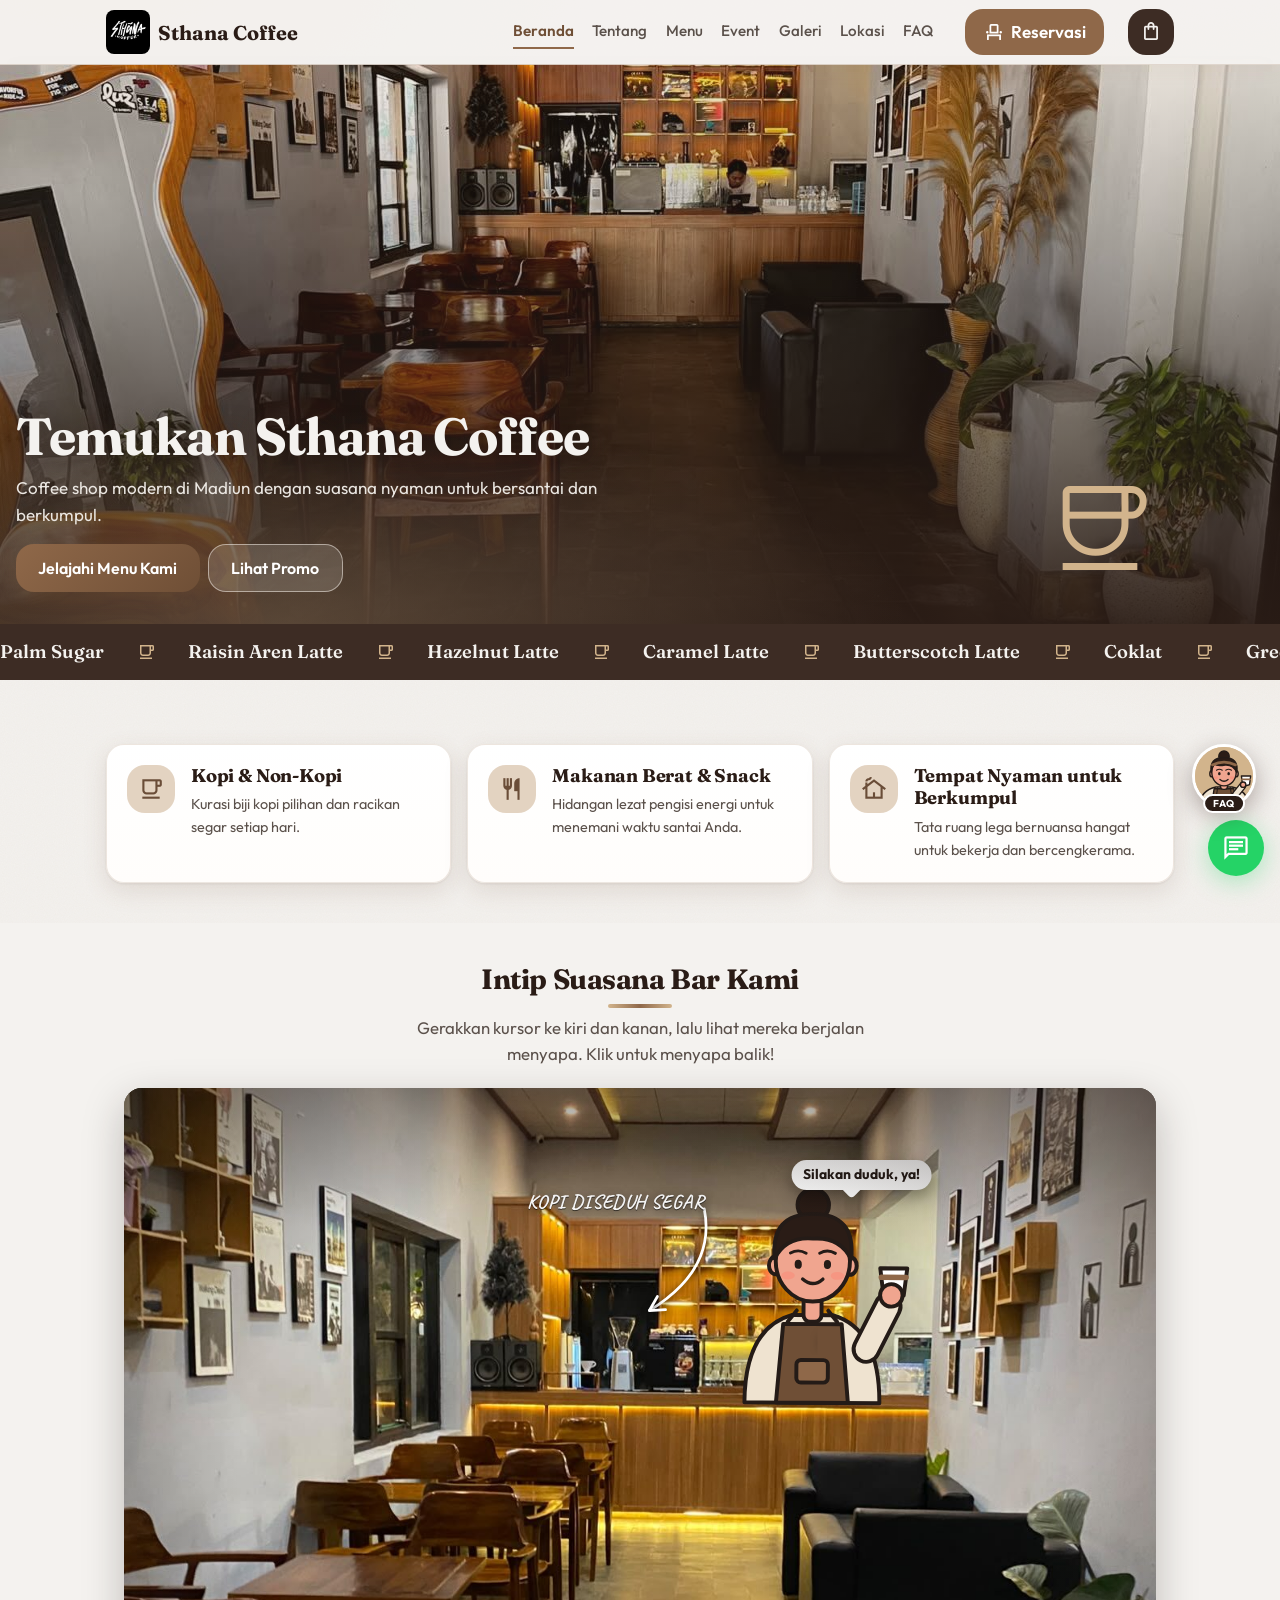
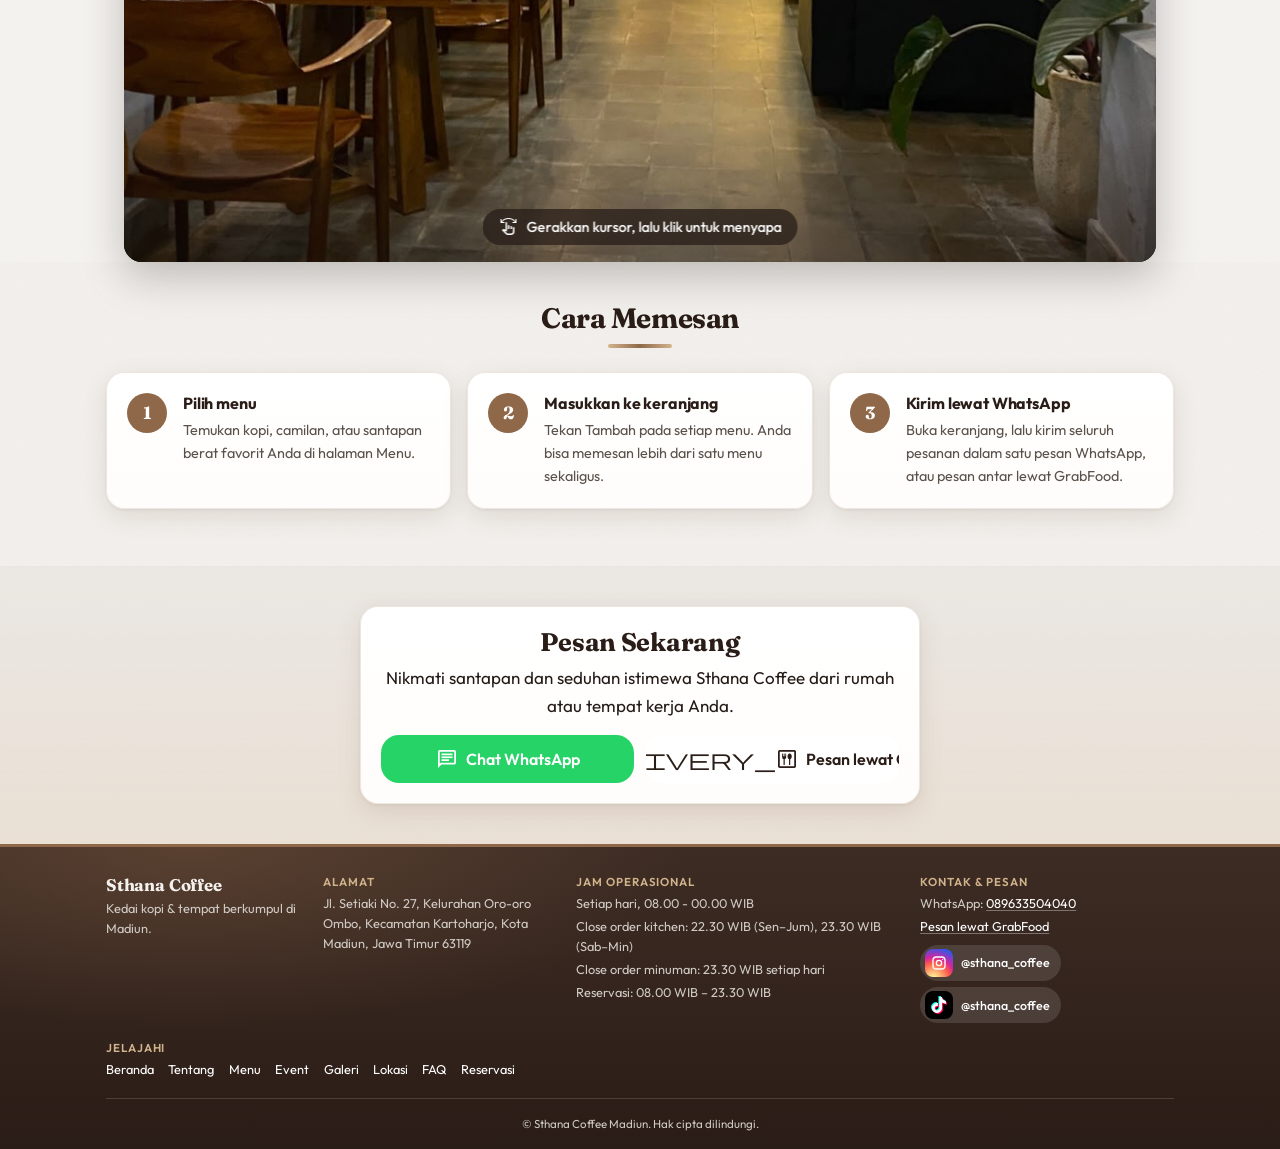
<file: sthana-coffee-web-v6-kopi/index.html>
<!DOCTYPE html>
<html lang="id">
<head>
  <meta charset="UTF-8">
  <meta name="viewport" content="width=device-width, initial-scale=1">
  <title>Sthana Coffee Madiun | Kopi, Makanan, dan Tempat Nyaman</title>
  <meta name="description" content="Coffee shop modern di Madiun dengan suasana nyaman untuk bersantai dan berkumpul.">
  <script src="preload.js"></script>
  <link rel="preconnect" href="https://fonts.googleapis.com">
  <link rel="preconnect" href="https://fonts.gstatic.com" crossorigin>
  <link href="https://fonts.googleapis.com/css2?family=Fraunces:ital,opsz,wght@0,9..144,600;0,9..144,700;1,9..144,600&family=Outfit:wght@400;500;600;700&display=swap" rel="stylesheet">
  <link href="https://fonts.googleapis.com/css2?family=Material+Symbols+Outlined" rel="stylesheet">
  <link href="https://fonts.googleapis.com/css2?family=Caveat:wght@600;700&display=swap" rel="stylesheet">
  <link rel="stylesheet" href="style.css">
  <link rel="stylesheet" href="warm.css">
  <link rel="stylesheet" href="chatbot.css">
  <link rel="stylesheet" href="bar-scene.css">
</head>
<body data-page="home">

  <div class="preloader" id="preloader" aria-hidden="true">
    <img src="images/logo.png" alt="">
    <p>Sthana Coffee</p>
    <span class="preloader__bar"></span>
  </div>

  <header class="navbar">
    <div class="container navbar__inner">
      <a href="index.html" class="brand">
        <img src="images/logo.png" alt="Logo Sthana Coffee" class="brand__logo" width="44" height="44">
        <span class="brand__name">Sthana Coffee</span>
      </a>
      <nav class="navbar__links" aria-label="Navigasi utama"><a href="index.html" class="is-active" aria-current="page">Beranda</a><a href="tentang.html">Tentang</a><a href="menu.html">Menu</a><a href="event.html">Event</a><a href="galeri.html">Galeri</a><a href="lokasi.html">Lokasi</a><a href="faq.html">FAQ</a></nav>
      <a class="navbar__cta" href="reservasi.html"><span class="material-symbols-outlined">event_seat</span>Reservasi</a>
      <button class="navbar__cart" type="button" data-open-cart aria-label="Buka keranjang pesanan">
        <span class="material-symbols-outlined">shopping_bag</span>
        <span class="badge" data-cart-badge hidden>0</span>
      </button>
    </div>
  </header>

  <main>

      <section class="hero" id="hero">
        <img src="images/hero.jpg" alt="Suasana Sthana Coffee" class="hero__bg">
        <div class="container hero__content">
          <h1>Temukan Sthana Coffee</h1>
          <p>Coffee shop modern di Madiun dengan suasana nyaman untuk bersantai dan berkumpul.</p>
          <div class="hero__actions">
            <a href="menu.html" class="btn btn--primary">Jelajahi Menu Kami</a>
            <a href="menu.html#promo" class="btn btn--ghost">Lihat Promo</a>
          </div>
        </div>
      </section>

      <section class="section">
        <div class="container grid grid--3">
          <article class="card feature">
            <span class="material-symbols-outlined feature__icon">local_cafe</span>
            <div><h2>Kopi &amp; Non-Kopi</h2><p>Kurasi biji kopi pilihan dan racikan segar setiap hari.</p></div>
          </article>
          <article class="card feature">
            <span class="material-symbols-outlined feature__icon">restaurant</span>
            <div><h2>Makanan Berat &amp; Snack</h2><p>Hidangan lezat pengisi energi untuk menemani waktu santai Anda.</p></div>
          </article>
          <article class="card feature">
            <span class="material-symbols-outlined feature__icon">cottage</span>
            <div><h2>Tempat Nyaman untuk Berkumpul</h2><p>Tata ruang lega bernuansa hangat untuk bekerja dan bercengkerama.</p></div>
          </article>
        </div>
      </section>

      <section class="bar-section" id="suasana-bar" aria-labelledby="barTitle">
        <div class="container">
          <h2 class="section__title" id="barTitle">Intip Suasana Bar Kami</h2>
          <p class="section__lead">Gerakkan kursor ke kiri dan kanan, lalu lihat mereka berjalan menyapa. Klik untuk menyapa balik!</p>
        </div>
        <div class="bar-stage" id="barStage" tabindex="0" role="group" aria-label="Foto bar Sthana Coffee interaktif. Gunakan tombol panah kiri dan kanan untuk berpindah karakter, Enter untuk menyapa.">
          <div class="bar-scene" id="barScene">
            <img class="bar-scene__img" src="images/bar.jpg" alt="Bar dan area duduk Sthana Coffee dengan meja kayu dan sofa" width="1280" height="960" draggable="false">
            <svg class="bar-scene__arrows" viewBox="0 0 1280 960" preserveAspectRatio="none" aria-hidden="true"></svg>
          </div>
          <div class="bar-hint" aria-hidden="true"><span class="material-symbols-outlined">swipe</span><span class="bar-hint__mouse">Gerakkan kursor, lalu klik untuk menyapa</span><span class="bar-hint__touch">Geser jari, lalu ketuk untuk menyapa</span></div>
        </div>
      </section>

      <section class="section">
        <div class="container">
          <h2 class="section__title">Cara Memesan</h2>
          <ol class="grid grid--3 steps">
            <li class="card step"><span class="step__no">1</span><div><h3>Pilih menu</h3><p>Temukan kopi, camilan, atau santapan berat favorit Anda di halaman Menu.</p></div></li>
            <li class="card step"><span class="step__no">2</span><div><h3>Masukkan ke keranjang</h3><p>Tekan Tambah pada setiap menu. Anda bisa memesan lebih dari satu menu sekaligus.</p></div></li>
            <li class="card step"><span class="step__no">3</span><div><h3>Kirim lewat WhatsApp</h3><p>Buka keranjang, lalu kirim seluruh pesanan dalam satu pesan WhatsApp, atau pesan antar lewat GrabFood.</p></div></li>
          </ol>
        </div>
      </section>

      <section class="section section--alt" id="pesan-sekarang">
        <div class="container cta card">
          <h2>Pesan Sekarang</h2>
          <p>Nikmati santapan dan seduhan istimewa Sthana Coffee dari rumah atau tempat kerja Anda.</p>
          <div class="cta__actions">
            <a class="btn btn--wa" data-wa data-wa-text="Halo Sthana Coffee, saya ingin memesan." target="_blank" rel="noopener noreferrer"><span class="material-symbols-outlined">chat</span>Chat WhatsApp</a>
            <a class="btn btn--light" data-grab target="_blank" rel="noopener noreferrer"><span class="material-symbols-outlined">delivery_dining</span>Pesan lewat GrabFood</a>
          </div>
        </div>
      </section>
  </main>

  <footer class="footer"><div class="container">
    <div class="footer__grid">
      <div class="footer__col footer__brand">
        <h2>Sthana Coffee</h2>
        <p>Kedai kopi &amp; tempat berkumpul di Madiun.</p>
      </div>
      <div class="footer__col">
        <h3>Alamat</h3>
        <p data-address></p>
      </div>
      <div class="footer__col">
        <h3>Jam Operasional</h3>
        <p>Setiap hari, <span data-hours></span></p>
        <p>Close order kitchen: <span data-kitchen-weekday></span> (Sen&ndash;Jum), <span data-kitchen-weekend></span> (Sab&ndash;Min)</p>
        <p>Close order minuman: <span data-drink-close></span> setiap hari</p>
        <p>Reservasi: <span data-reserve-start></span> &ndash; <span data-reserve-end></span></p>
      </div>
      <div class="footer__col">
        <h3>Kontak &amp; Pesan</h3>
        <p>WhatsApp: <a data-wa data-wa-text="Halo Sthana Coffee, saya ingin bertanya." target="_blank" rel="noopener noreferrer"><span data-wa-label></span></a></p>
        <p><a data-grab target="_blank" rel="noopener noreferrer">Pesan lewat GrabFood</a></p>
        <div class="socials socials--sm"><a class="social social--ig" href="https://www.instagram.com/sthana_coffee" target="_blank" rel="noopener noreferrer" aria-label="Instagram Sthana Coffee"><span class="social__ico"><svg viewBox="0 0 24 24" width="18" height="18" fill="none" stroke="currentColor" stroke-width="2" stroke-linecap="round" stroke-linejoin="round" aria-hidden="true"><rect x="3" y="3" width="18" height="18" rx="5"/><circle cx="12" cy="12" r="4"/><circle cx="17.5" cy="6.5" r="1" fill="currentColor" stroke="none"/></svg></span><span>@sthana_coffee</span></a><a class="social social--tt" href="https://www.tiktok.com/@sthana_coffee" target="_blank" rel="noopener noreferrer" aria-label="TikTok Sthana Coffee"><span class="social__ico"><svg viewBox="0 0 24 24" width="18" height="18" fill="currentColor" aria-hidden="true"><path d="M12.525.02c1.31-.02 2.61-.01 3.91-.02.08 1.53.63 3.09 1.75 4.17 1.12 1.11 2.7 1.62 4.24 1.79v4.03c-1.44-.05-2.89-.35-4.2-.97-.57-.26-1.1-.59-1.62-.93-.01 2.92.01 5.84-.02 8.75-.08 1.4-.54 2.79-1.35 3.94-1.31 1.92-3.58 3.17-5.91 3.21-1.43.08-2.86-.31-4.08-1.03-2.02-1.19-3.44-3.37-3.65-5.71-.02-.5-.03-1-.01-1.49.18-1.9 1.12-3.72 2.58-4.96 1.66-1.44 3.98-2.13 6.15-1.72.02 1.48-.04 2.96-.04 4.44-.99-.32-2.15-.23-3.02.37-.63.41-1.11 1.04-1.36 1.75-.21.51-.15 1.07-.14 1.61.24 1.64 1.82 3.02 3.5 2.87 1.12-.01 2.19-.66 2.77-1.61.19-.33.4-.67.41-1.06.1-1.79.06-3.57.07-5.36.01-4.03-.01-8.05.02-12.07z"/></svg></span><span>@sthana_coffee</span></a></div>
      </div>
      <div class="footer__col footer__links">
        <h3>Jelajahi</h3>
        <nav aria-label="Navigasi footer"><a href="index.html">Beranda</a><a href="tentang.html">Tentang</a><a href="menu.html">Menu</a><a href="event.html">Event</a><a href="galeri.html">Galeri</a><a href="lokasi.html">Lokasi</a><a href="faq.html">FAQ</a><a href="reservasi.html">Reservasi</a></nav>
      </div>
    </div>
    <p class="footer__copy">&copy; Sthana Coffee Madiun. Hak cipta dilindungi.</p>
  </div></footer>

  <a class="wa-float" data-wa target="_blank" rel="noopener noreferrer" aria-label="Chat lewat WhatsApp"><span class="material-symbols-outlined">chat</span></a>

  <nav class="tabbar" aria-label="Navigasi bawah"><a href="index.html" class="is-active" aria-current="page"><span class="material-symbols-outlined">home</span>Beranda</a><a href="menu.html"><span class="material-symbols-outlined">local_cafe</span>Menu</a><a href="reservasi.html"><span class="material-symbols-outlined">event_seat</span>Reservasi</a><a href="menu.html#promo"><span class="material-symbols-outlined">sell</span>Promo</a><button type="button" data-open-more><span class="material-symbols-outlined">more_horiz</span>Lainnya</button></nav>

  <div class="modal" id="moreModal" hidden><div class="modal__sheet" role="dialog" aria-modal="true" aria-labelledby="moreTitle"><button class="modal__close" data-close type="button" aria-label="Tutup"><span class="material-symbols-outlined">close</span></button><h3 id="moreTitle">Jelajahi Lainnya</h3><nav class="morelinks"><a href="tentang.html"><span class="material-symbols-outlined">info</span>Tentang</a><a href="event.html"><span class="material-symbols-outlined">celebration</span>Event</a><a href="galeri.html"><span class="material-symbols-outlined">photo_library</span>Galeri</a><a href="lokasi.html"><span class="material-symbols-outlined">near_me</span>Lokasi</a><a href="faq.html"><span class="material-symbols-outlined">help</span>FAQ</a></nav><div class="socials socials--light"><a class="social social--ig" href="https://www.instagram.com/sthana_coffee" target="_blank" rel="noopener noreferrer" aria-label="Instagram Sthana Coffee"><span class="social__ico"><svg viewBox="0 0 24 24" width="18" height="18" fill="none" stroke="currentColor" stroke-width="2" stroke-linecap="round" stroke-linejoin="round" aria-hidden="true"><rect x="3" y="3" width="18" height="18" rx="5"/><circle cx="12" cy="12" r="4"/><circle cx="17.5" cy="6.5" r="1" fill="currentColor" stroke="none"/></svg></span><span>@sthana_coffee</span></a><a class="social social--tt" href="https://www.tiktok.com/@sthana_coffee" target="_blank" rel="noopener noreferrer" aria-label="TikTok Sthana Coffee"><span class="social__ico"><svg viewBox="0 0 24 24" width="18" height="18" fill="currentColor" aria-hidden="true"><path d="M12.525.02c1.31-.02 2.61-.01 3.91-.02.08 1.53.63 3.09 1.75 4.17 1.12 1.11 2.7 1.62 4.24 1.79v4.03c-1.44-.05-2.89-.35-4.2-.97-.57-.26-1.1-.59-1.62-.93-.01 2.92.01 5.84-.02 8.75-.08 1.4-.54 2.79-1.35 3.94-1.31 1.92-3.58 3.17-5.91 3.21-1.43.08-2.86-.31-4.08-1.03-2.02-1.19-3.44-3.37-3.65-5.71-.02-.5-.03-1-.01-1.49.18-1.9 1.12-3.72 2.58-4.96 1.66-1.44 3.98-2.13 6.15-1.72.02 1.48-.04 2.96-.04 4.44-.99-.32-2.15-.23-3.02.37-.63.41-1.11 1.04-1.36 1.75-.21.51-.15 1.07-.14 1.61.24 1.64 1.82 3.02 3.5 2.87 1.12-.01 2.19-.66 2.77-1.61.19-.33.4-.67.41-1.06.1-1.79.06-3.57.07-5.36.01-4.03-.01-8.05.02-12.07z"/></svg></span><span>@sthana_coffee</span></a></div></div></div>
  <script src="script.js"></script>
  <script src="chatbot.js"></script>
  <script src="bar-scene.js"></script>
</body>
</html>
</file>
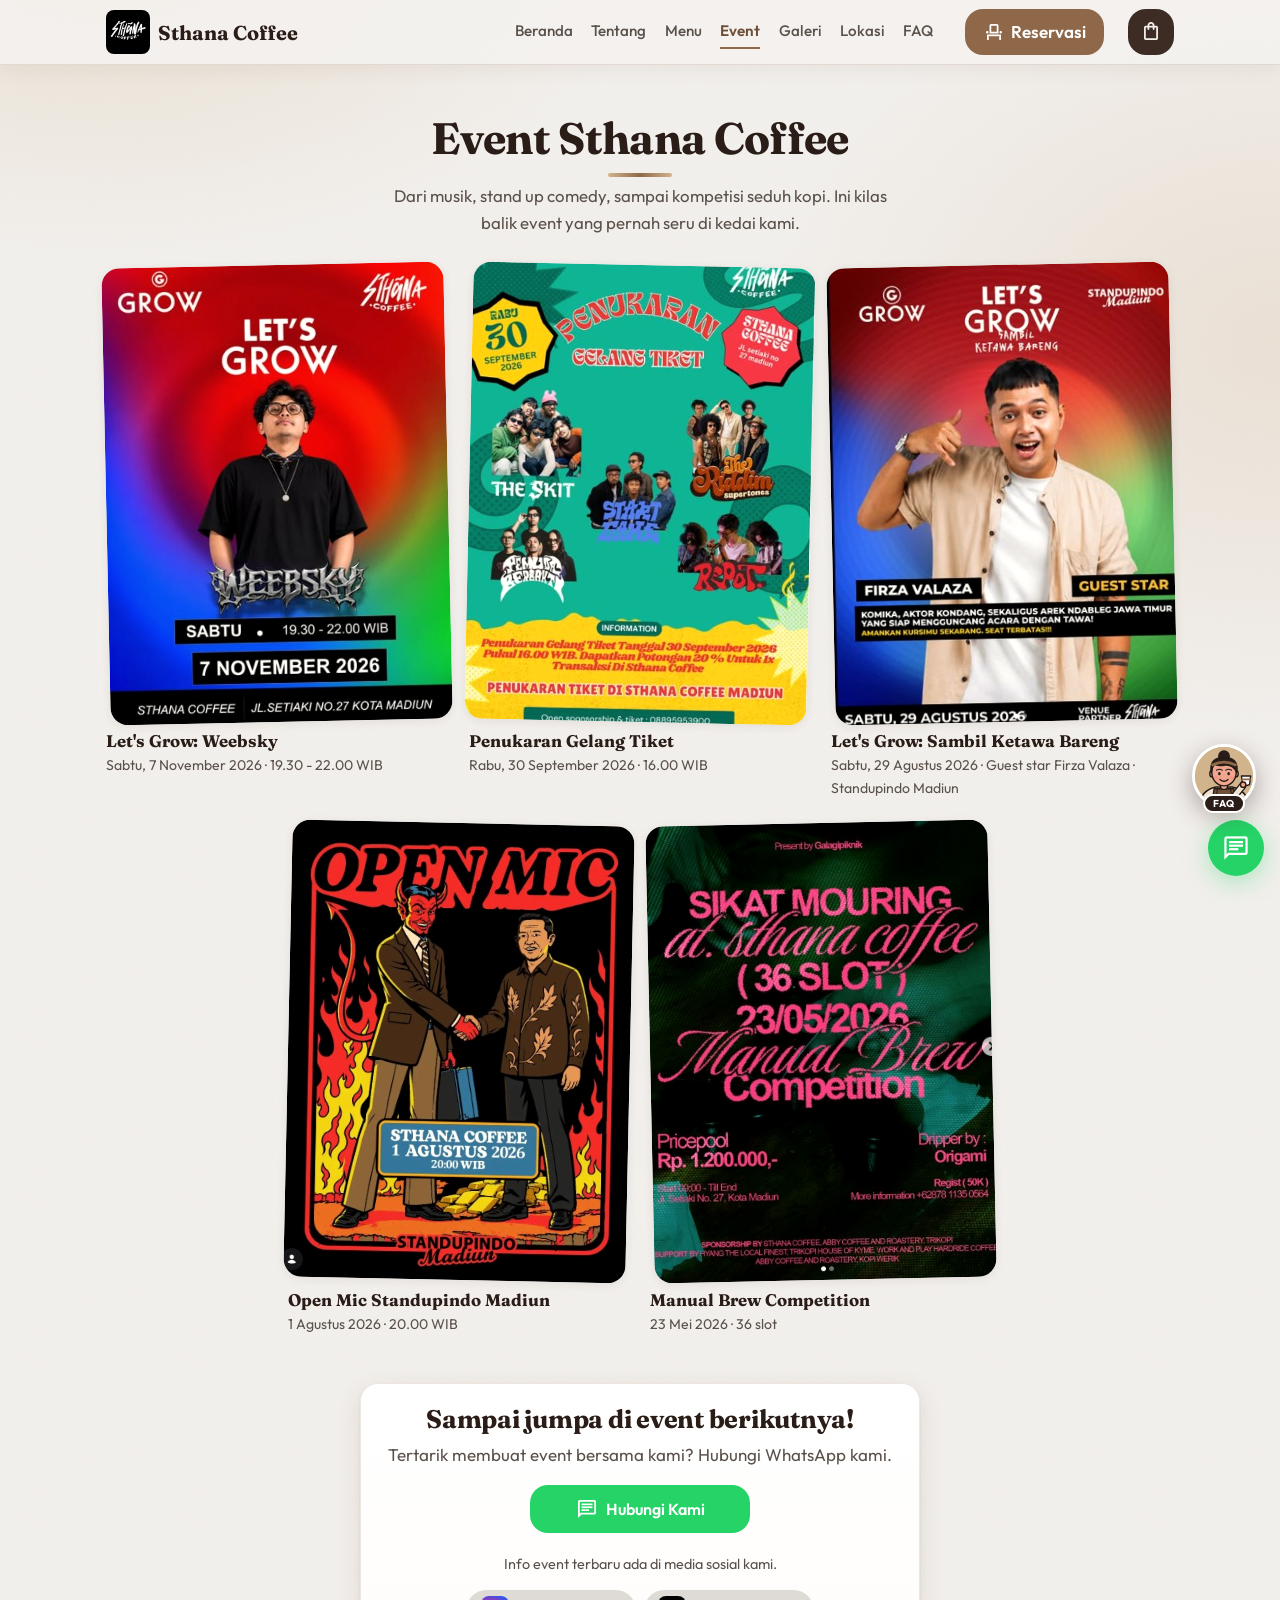
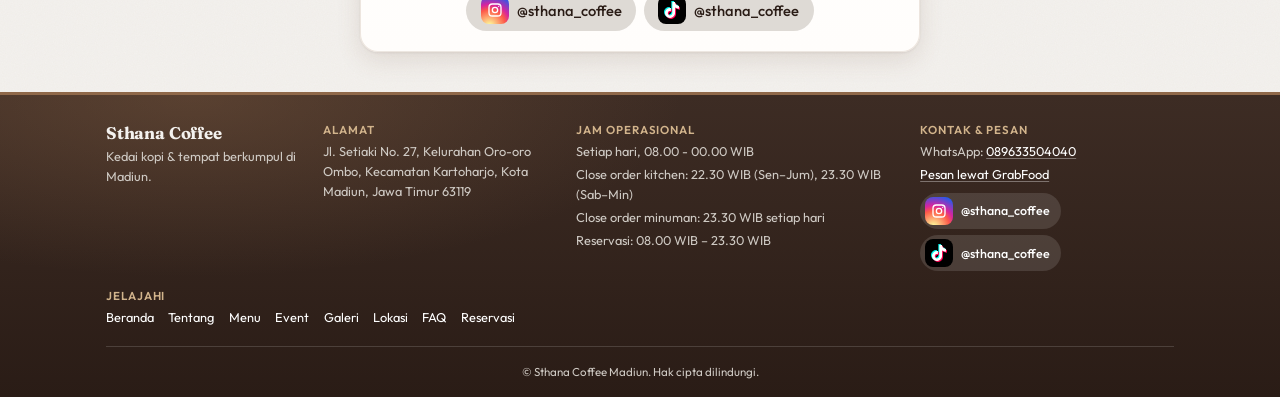
<file: sthana-coffee-web-v6-kopi/event.html>
<!DOCTYPE html>
<html lang="id">
<head>
  <meta charset="UTF-8">
  <meta name="viewport" content="width=device-width, initial-scale=1">
  <title>Event | Sthana Coffee Madiun</title>
  <meta name="description" content="Kilas balik event di Sthana Coffee Madiun: musik, stand up comedy, dan manual brew.">
  <script src="preload.js"></script>
  <link rel="preconnect" href="https://fonts.googleapis.com">
  <link rel="preconnect" href="https://fonts.gstatic.com" crossorigin>
  <link href="https://fonts.googleapis.com/css2?family=Fraunces:ital,opsz,wght@0,9..144,600;0,9..144,700;1,9..144,600&family=Outfit:wght@400;500;600;700&display=swap" rel="stylesheet">
  <link href="https://fonts.googleapis.com/css2?family=Material+Symbols+Outlined" rel="stylesheet">
  <link rel="stylesheet" href="style.css">
  <link rel="stylesheet" href="warm.css">
  <link rel="stylesheet" href="chatbot.css">
</head>
<body data-page="event">

  <div class="preloader" id="preloader" aria-hidden="true">
    <img src="images/logo.png" alt="">
    <p>Sthana Coffee</p>
    <span class="preloader__bar"></span>
  </div>

  <header class="navbar">
    <div class="container navbar__inner">
      <a href="index.html" class="brand">
        <img src="images/logo.png" alt="Logo Sthana Coffee" class="brand__logo" width="44" height="44">
        <span class="brand__name">Sthana Coffee</span>
      </a>
      <nav class="navbar__links" aria-label="Navigasi utama"><a href="index.html">Beranda</a><a href="tentang.html">Tentang</a><a href="menu.html">Menu</a><a href="event.html" class="is-active" aria-current="page">Event</a><a href="galeri.html">Galeri</a><a href="lokasi.html">Lokasi</a><a href="faq.html">FAQ</a></nav>
      <a class="navbar__cta" href="reservasi.html"><span class="material-symbols-outlined">event_seat</span>Reservasi</a>
      <button class="navbar__cart" type="button" data-open-cart aria-label="Buka keranjang pesanan">
        <span class="material-symbols-outlined">shopping_bag</span>
        <span class="badge" data-cart-badge hidden>0</span>
      </button>
    </div>
  </header>

  <main>
    <section class="section section--page"><div class="container">
      <h1 class="section__title">Event Sthana Coffee</h1>
      <p class="section__lead">Dari musik, stand up comedy, sampai kompetisi seduh kopi. Ini kilas balik event yang pernah seru di kedai kami.</p>
      <div class="grid--events"><figure class="event"><a href="images/events/weebsky.jpg" target="_blank" rel="noopener noreferrer"><img src="images/events/weebsky.jpg" alt="Poster acara Let's Grow bersama Weebsky di Sthana Coffee" loading="lazy"></a><figcaption><strong>Let's Grow: Weebsky</strong><span>Sabtu, 7 November 2026 · 19.30 - 22.00 WIB</span></figcaption></figure><figure class="event"><a href="images/events/penukaran-tiket.jpg" target="_blank" rel="noopener noreferrer"><img src="images/events/penukaran-tiket.jpg" alt="Poster penukaran gelang tiket konser di Sthana Coffee" loading="lazy"></a><figcaption><strong>Penukaran Gelang Tiket</strong><span>Rabu, 30 September 2026 · 16.00 WIB</span></figcaption></figure><figure class="event"><a href="images/events/firza-valaza.jpg" target="_blank" rel="noopener noreferrer"><img src="images/events/firza-valaza.jpg" alt="Poster stand up comedy dengan guest star Firza Valaza" loading="lazy"></a><figcaption><strong>Let's Grow: Sambil Ketawa Bareng</strong><span>Sabtu, 29 Agustus 2026 · Guest star Firza Valaza · Standupindo Madiun</span></figcaption></figure><figure class="event"><a href="images/events/open-mic.jpg" target="_blank" rel="noopener noreferrer"><img src="images/events/open-mic.jpg" alt="Poster open mic Standupindo Madiun di Sthana Coffee" loading="lazy"></a><figcaption><strong>Open Mic Standupindo Madiun</strong><span>1 Agustus 2026 · 20.00 WIB</span></figcaption></figure><figure class="event"><a href="images/events/manual-brew.jpg" target="_blank" rel="noopener noreferrer"><img src="images/events/manual-brew.jpg" alt="Poster kompetisi seduh manual Sikat Mouring di Sthana Coffee" loading="lazy"></a><figcaption><strong>Manual Brew Competition</strong><span>23 Mei 2026 · 36 slot</span></figcaption></figure></div>
      <div class="card cta event-cta">
        <h2>Sampai jumpa di event berikutnya!</h2>
        <p>Tertarik membuat event bersama kami? Hubungi WhatsApp kami.</p>
        <div class="cta__actions"><a class="btn btn--wa" data-wa data-wa-text="Halo Sthana Coffee, saya tertarik membuat event di Sthana Coffee." target="_blank" rel="noopener noreferrer"><span class="material-symbols-outlined">chat</span>Hubungi Kami</a></div>
        <p class="event-cta__sub">Info event terbaru ada di media sosial kami.</p>
        <div class="socials socials--light socials--center"><a class="social social--ig" href="https://www.instagram.com/sthana_coffee" target="_blank" rel="noopener noreferrer" aria-label="Instagram Sthana Coffee"><span class="social__ico"><svg viewBox="0 0 24 24" width="18" height="18" fill="none" stroke="currentColor" stroke-width="2" stroke-linecap="round" stroke-linejoin="round" aria-hidden="true"><rect x="3" y="3" width="18" height="18" rx="5"/><circle cx="12" cy="12" r="4"/><circle cx="17.5" cy="6.5" r="1" fill="currentColor" stroke="none"/></svg></span><span>@sthana_coffee</span></a><a class="social social--tt" href="https://www.tiktok.com/@sthana_coffee" target="_blank" rel="noopener noreferrer" aria-label="TikTok Sthana Coffee"><span class="social__ico"><svg viewBox="0 0 24 24" width="18" height="18" fill="currentColor" aria-hidden="true"><path d="M12.525.02c1.31-.02 2.61-.01 3.91-.02.08 1.53.63 3.09 1.75 4.17 1.12 1.11 2.7 1.62 4.24 1.79v4.03c-1.44-.05-2.89-.35-4.2-.97-.57-.26-1.1-.59-1.62-.93-.01 2.92.01 5.84-.02 8.75-.08 1.4-.54 2.79-1.35 3.94-1.31 1.92-3.58 3.17-5.91 3.21-1.43.08-2.86-.31-4.08-1.03-2.02-1.19-3.44-3.37-3.65-5.71-.02-.5-.03-1-.01-1.49.18-1.9 1.12-3.72 2.58-4.96 1.66-1.44 3.98-2.13 6.15-1.72.02 1.48-.04 2.96-.04 4.44-.99-.32-2.15-.23-3.02.37-.63.41-1.11 1.04-1.36 1.75-.21.51-.15 1.07-.14 1.61.24 1.64 1.82 3.02 3.5 2.87 1.12-.01 2.19-.66 2.77-1.61.19-.33.4-.67.41-1.06.1-1.79.06-3.57.07-5.36.01-4.03-.01-8.05.02-12.07z"/></svg></span><span>@sthana_coffee</span></a></div>
      </div>
    </div></section>
  </main>

  <footer class="footer"><div class="container">
    <div class="footer__grid">
      <div class="footer__col footer__brand">
        <h2>Sthana Coffee</h2>
        <p>Kedai kopi &amp; tempat berkumpul di Madiun.</p>
      </div>
      <div class="footer__col">
        <h3>Alamat</h3>
        <p data-address></p>
      </div>
      <div class="footer__col">
        <h3>Jam Operasional</h3>
        <p>Setiap hari, <span data-hours></span></p>
        <p>Close order kitchen: <span data-kitchen-weekday></span> (Sen&ndash;Jum), <span data-kitchen-weekend></span> (Sab&ndash;Min)</p>
        <p>Close order minuman: <span data-drink-close></span> setiap hari</p>
        <p>Reservasi: <span data-reserve-start></span> &ndash; <span data-reserve-end></span></p>
      </div>
      <div class="footer__col">
        <h3>Kontak &amp; Pesan</h3>
        <p>WhatsApp: <a data-wa data-wa-text="Halo Sthana Coffee, saya ingin bertanya." target="_blank" rel="noopener noreferrer"><span data-wa-label></span></a></p>
        <p><a data-grab target="_blank" rel="noopener noreferrer">Pesan lewat GrabFood</a></p>
        <div class="socials socials--sm"><a class="social social--ig" href="https://www.instagram.com/sthana_coffee" target="_blank" rel="noopener noreferrer" aria-label="Instagram Sthana Coffee"><span class="social__ico"><svg viewBox="0 0 24 24" width="18" height="18" fill="none" stroke="currentColor" stroke-width="2" stroke-linecap="round" stroke-linejoin="round" aria-hidden="true"><rect x="3" y="3" width="18" height="18" rx="5"/><circle cx="12" cy="12" r="4"/><circle cx="17.5" cy="6.5" r="1" fill="currentColor" stroke="none"/></svg></span><span>@sthana_coffee</span></a><a class="social social--tt" href="https://www.tiktok.com/@sthana_coffee" target="_blank" rel="noopener noreferrer" aria-label="TikTok Sthana Coffee"><span class="social__ico"><svg viewBox="0 0 24 24" width="18" height="18" fill="currentColor" aria-hidden="true"><path d="M12.525.02c1.31-.02 2.61-.01 3.91-.02.08 1.53.63 3.09 1.75 4.17 1.12 1.11 2.7 1.62 4.24 1.79v4.03c-1.44-.05-2.89-.35-4.2-.97-.57-.26-1.1-.59-1.62-.93-.01 2.92.01 5.84-.02 8.75-.08 1.4-.54 2.79-1.35 3.94-1.31 1.92-3.58 3.17-5.91 3.21-1.43.08-2.86-.31-4.08-1.03-2.02-1.19-3.44-3.37-3.65-5.71-.02-.5-.03-1-.01-1.49.18-1.9 1.12-3.72 2.58-4.96 1.66-1.44 3.98-2.13 6.15-1.72.02 1.48-.04 2.96-.04 4.44-.99-.32-2.15-.23-3.02.37-.63.41-1.11 1.04-1.36 1.75-.21.51-.15 1.07-.14 1.61.24 1.64 1.82 3.02 3.5 2.87 1.12-.01 2.19-.66 2.77-1.61.19-.33.4-.67.41-1.06.1-1.79.06-3.57.07-5.36.01-4.03-.01-8.05.02-12.07z"/></svg></span><span>@sthana_coffee</span></a></div>
      </div>
      <div class="footer__col footer__links">
        <h3>Jelajahi</h3>
        <nav aria-label="Navigasi footer"><a href="index.html">Beranda</a><a href="tentang.html">Tentang</a><a href="menu.html">Menu</a><a href="event.html">Event</a><a href="galeri.html">Galeri</a><a href="lokasi.html">Lokasi</a><a href="faq.html">FAQ</a><a href="reservasi.html">Reservasi</a></nav>
      </div>
    </div>
    <p class="footer__copy">&copy; Sthana Coffee Madiun. Hak cipta dilindungi.</p>
  </div></footer>

  <a class="wa-float" data-wa target="_blank" rel="noopener noreferrer" aria-label="Chat lewat WhatsApp"><span class="material-symbols-outlined">chat</span></a>

  <nav class="tabbar" aria-label="Navigasi bawah"><a href="index.html"><span class="material-symbols-outlined">home</span>Beranda</a><a href="menu.html"><span class="material-symbols-outlined">local_cafe</span>Menu</a><a href="reservasi.html"><span class="material-symbols-outlined">event_seat</span>Reservasi</a><a href="menu.html#promo"><span class="material-symbols-outlined">sell</span>Promo</a><button type="button" data-open-more class="is-active"><span class="material-symbols-outlined">more_horiz</span>Lainnya</button></nav>

  <div class="modal" id="moreModal" hidden><div class="modal__sheet" role="dialog" aria-modal="true" aria-labelledby="moreTitle"><button class="modal__close" data-close type="button" aria-label="Tutup"><span class="material-symbols-outlined">close</span></button><h3 id="moreTitle">Jelajahi Lainnya</h3><nav class="morelinks"><a href="tentang.html"><span class="material-symbols-outlined">info</span>Tentang</a><a href="event.html" class="is-active" aria-current="page"><span class="material-symbols-outlined">celebration</span>Event</a><a href="galeri.html"><span class="material-symbols-outlined">photo_library</span>Galeri</a><a href="lokasi.html"><span class="material-symbols-outlined">near_me</span>Lokasi</a><a href="faq.html"><span class="material-symbols-outlined">help</span>FAQ</a></nav><div class="socials socials--light"><a class="social social--ig" href="https://www.instagram.com/sthana_coffee" target="_blank" rel="noopener noreferrer" aria-label="Instagram Sthana Coffee"><span class="social__ico"><svg viewBox="0 0 24 24" width="18" height="18" fill="none" stroke="currentColor" stroke-width="2" stroke-linecap="round" stroke-linejoin="round" aria-hidden="true"><rect x="3" y="3" width="18" height="18" rx="5"/><circle cx="12" cy="12" r="4"/><circle cx="17.5" cy="6.5" r="1" fill="currentColor" stroke="none"/></svg></span><span>@sthana_coffee</span></a><a class="social social--tt" href="https://www.tiktok.com/@sthana_coffee" target="_blank" rel="noopener noreferrer" aria-label="TikTok Sthana Coffee"><span class="social__ico"><svg viewBox="0 0 24 24" width="18" height="18" fill="currentColor" aria-hidden="true"><path d="M12.525.02c1.31-.02 2.61-.01 3.91-.02.08 1.53.63 3.09 1.75 4.17 1.12 1.11 2.7 1.62 4.24 1.79v4.03c-1.44-.05-2.89-.35-4.2-.97-.57-.26-1.1-.59-1.62-.93-.01 2.92.01 5.84-.02 8.75-.08 1.4-.54 2.79-1.35 3.94-1.31 1.92-3.58 3.17-5.91 3.21-1.43.08-2.86-.31-4.08-1.03-2.02-1.19-3.44-3.37-3.65-5.71-.02-.5-.03-1-.01-1.49.18-1.9 1.12-3.72 2.58-4.96 1.66-1.44 3.98-2.13 6.15-1.72.02 1.48-.04 2.96-.04 4.44-.99-.32-2.15-.23-3.02.37-.63.41-1.11 1.04-1.36 1.75-.21.51-.15 1.07-.14 1.61.24 1.64 1.82 3.02 3.5 2.87 1.12-.01 2.19-.66 2.77-1.61.19-.33.4-.67.41-1.06.1-1.79.06-3.57.07-5.36.01-4.03-.01-8.05.02-12.07z"/></svg></span><span>@sthana_coffee</span></a></div></div></div>
  <script src="script.js"></script>
  <script src="chatbot.js"></script>
</body>
</html>
</file>
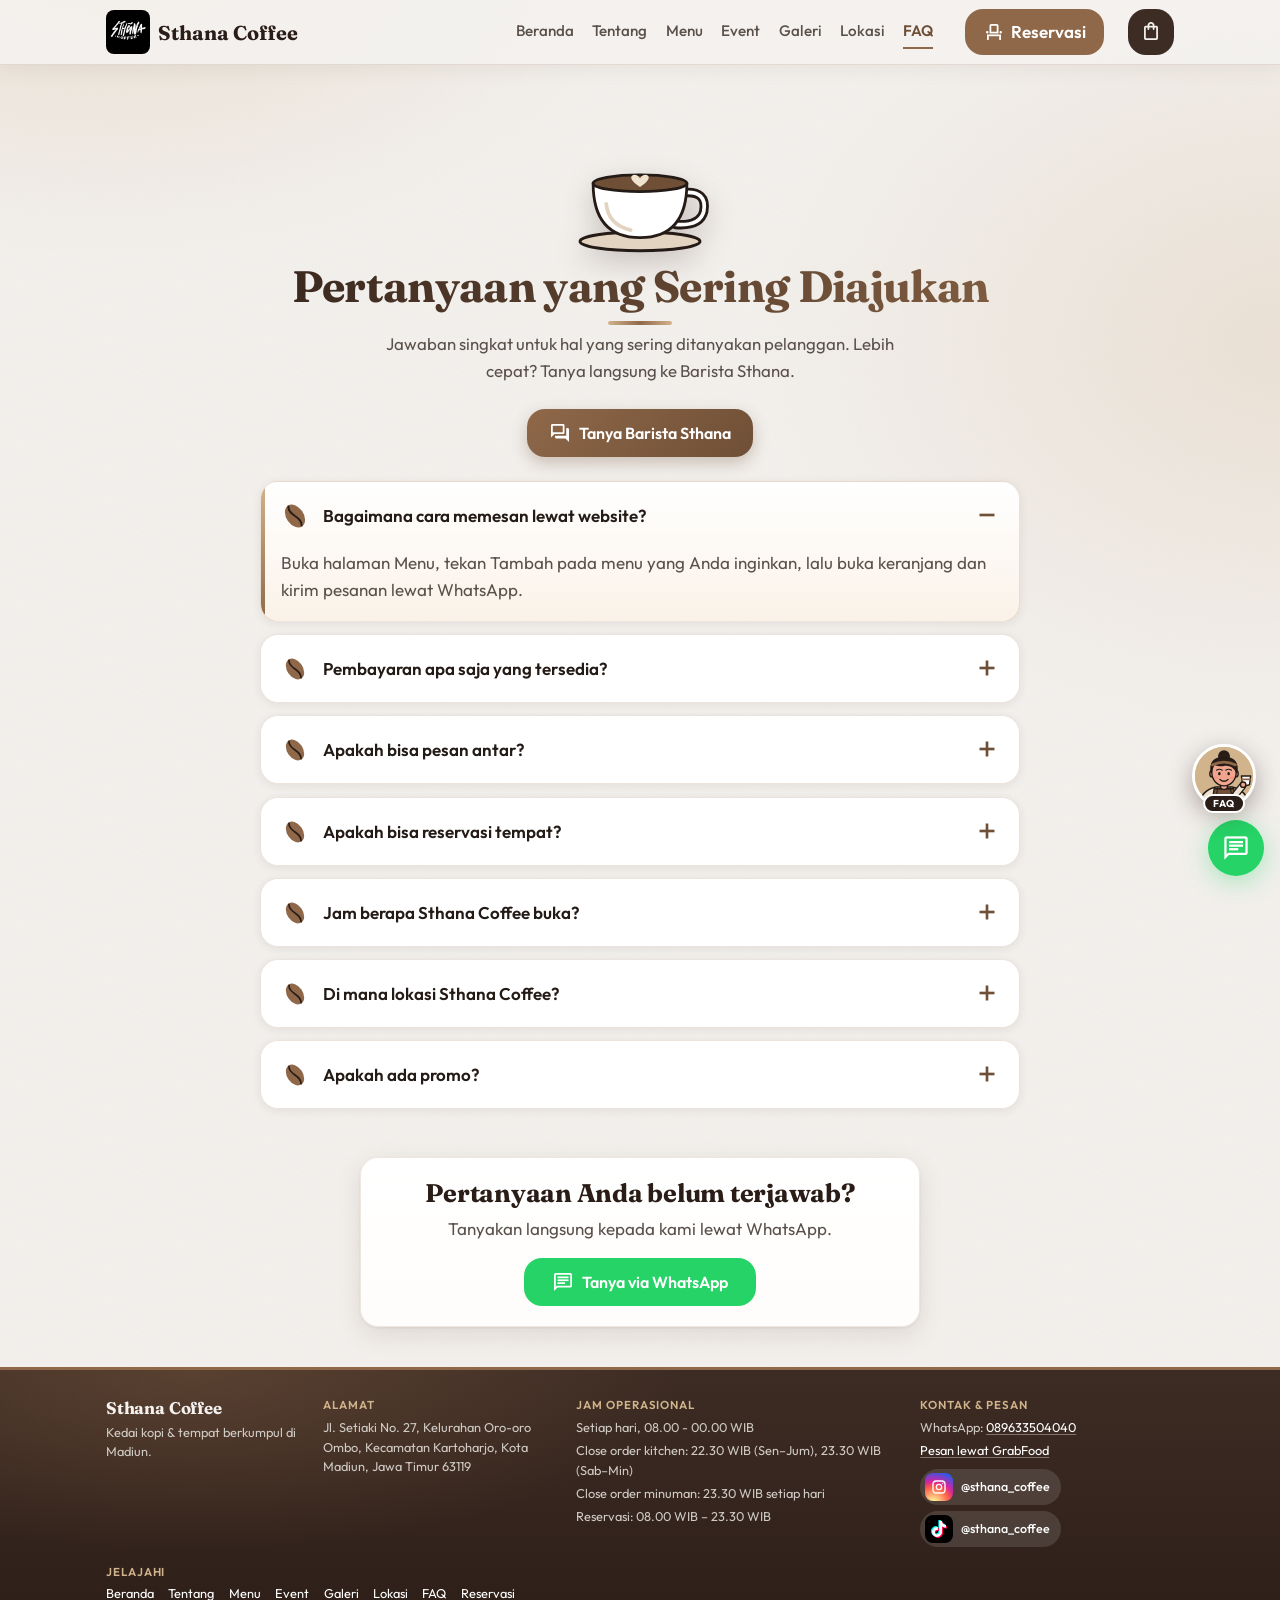
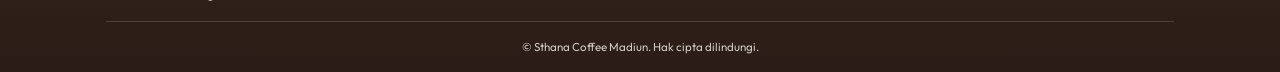
<file: sthana-coffee-web-v6-kopi/faq.html>
<!DOCTYPE html>
<html lang="id">
<head>
  <meta charset="UTF-8">
  <meta name="viewport" content="width=device-width, initial-scale=1">
  <title>FAQ | Sthana Coffee Madiun</title>
  <meta name="description" content="Pertanyaan yang sering diajukan tentang Sthana Coffee Madiun.">
  <script src="preload.js"></script>
  <link rel="preconnect" href="https://fonts.googleapis.com">
  <link rel="preconnect" href="https://fonts.gstatic.com" crossorigin>
  <link href="https://fonts.googleapis.com/css2?family=Fraunces:ital,opsz,wght@0,9..144,600;0,9..144,700;1,9..144,600&family=Outfit:wght@400;500;600;700&display=swap" rel="stylesheet">
  <link href="https://fonts.googleapis.com/css2?family=Material+Symbols+Outlined" rel="stylesheet">
  <link rel="stylesheet" href="style.css">
  <link rel="stylesheet" href="warm.css">
  <link rel="stylesheet" href="chatbot.css">
  <link rel="stylesheet" href="faq.css">
</head>
<body data-page="faq">

  <div class="preloader" id="preloader" aria-hidden="true">
    <img src="images/logo.png" alt="">
    <p>Sthana Coffee</p>
    <span class="preloader__bar"></span>
  </div>

  <header class="navbar">
    <div class="container navbar__inner">
      <a href="index.html" class="brand">
        <img src="images/logo.png" alt="Logo Sthana Coffee" class="brand__logo" width="44" height="44">
        <span class="brand__name">Sthana Coffee</span>
      </a>
      <nav class="navbar__links" aria-label="Navigasi utama"><a href="index.html">Beranda</a><a href="tentang.html">Tentang</a><a href="menu.html">Menu</a><a href="event.html">Event</a><a href="galeri.html">Galeri</a><a href="lokasi.html">Lokasi</a><a href="faq.html" class="is-active" aria-current="page">FAQ</a></nav>
      <a class="navbar__cta" href="reservasi.html"><span class="material-symbols-outlined">event_seat</span>Reservasi</a>
      <button class="navbar__cart" type="button" data-open-cart aria-label="Buka keranjang pesanan">
        <span class="material-symbols-outlined">shopping_bag</span>
        <span class="badge" data-cart-badge hidden>0</span>
      </button>
    </div>
  </header>

  <main>
    <section class="section section--page"><div class="faq-bg" aria-hidden="true"><span class="bean" style="--x:6%;--s:22px;--d:15s;--delay:0s;--r:20deg"></span><span class="bean" style="--x:15%;--s:14px;--d:19s;--delay:-6s;--r:-30deg"></span><span class="bean" style="--x:26%;--s:26px;--d:17s;--delay:-3s;--r:45deg"></span><span class="bean" style="--x:38%;--s:16px;--d:21s;--delay:-11s;--r:10deg"></span><span class="bean" style="--x:50%;--s:20px;--d:16s;--delay:-8s;--r:-15deg"></span><span class="bean" style="--x:62%;--s:24px;--d:20s;--delay:-2s;--r:60deg"></span><span class="bean" style="--x:72%;--s:15px;--d:18s;--delay:-13s;--r:-50deg"></span><span class="bean" style="--x:82%;--s:22px;--d:16s;--delay:-5s;--r:30deg"></span><span class="bean" style="--x:91%;--s:17px;--d:22s;--delay:-9s;--r:-20deg"></span><span class="bean" style="--x:44%;--s:12px;--d:24s;--delay:-16s;--r:70deg"></span></div>
    <div class="container">
      <div class="faq-cup" aria-hidden="true"><svg viewBox="0 -24 160 152">
        <ellipse cx="80" cy="114" rx="64" ry="10" fill="#e3d3c1" stroke="#241b17" stroke-width="3"/>
        <path d="M127 62 Q152 60 148 82 Q144 98 118 96" fill="none" stroke="#241b17" stroke-width="10" stroke-linecap="round"/>
        <path d="M127 62 Q152 60 148 82 Q144 98 118 96" fill="none" stroke="#fff" stroke-width="4" stroke-linecap="round"/>
        <path d="M30 52 L130 52 Q130 110 80 110 Q30 110 30 52 Z" fill="#fff" stroke="#241b17" stroke-width="3" stroke-linejoin="round"/>
        <ellipse cx="80" cy="52" rx="50" ry="9" fill="#6f4f36" stroke="#241b17" stroke-width="3"/>
        <ellipse class="faq-ripple" cx="80" cy="52" rx="44" ry="7"/>
        <path class="faq-heart" d="M80 56 C70 50 68 44 74 43 C77 43 79 45 80 47 C81 45 83 43 86 43 C92 44 90 50 80 56 Z" fill="#efe3d0"/>
        <path d="M44 74 Q46 96 70 102" fill="none" stroke="#e3d3c1" stroke-width="4" stroke-linecap="round"/>
        <path class="faq-steam" d="M62 36 Q54 26 62 16 Q70 6 62 -6"/>
        <path class="faq-steam faq-steam--2" d="M80 34 Q72 24 80 14 Q88 4 80 -8"/>
        <path class="faq-steam faq-steam--3" d="M98 36 Q90 26 98 16 Q106 6 98 -6"/>
      </svg></div>
      <h1 class="section__title">Pertanyaan yang Sering Diajukan</h1>
      <p class="section__lead">Jawaban singkat untuk hal yang sering ditanyakan pelanggan. Lebih cepat? Tanya langsung ke Barista Sthana.</p>
      <p style="text-align:center;margin:0 0 1.5rem"><button type="button" class="btn btn--primary" data-open-bot><span class="material-symbols-outlined">forum</span>Tanya Barista Sthana</button></p>
      <div class="faq"><details open><summary>Bagaimana cara memesan lewat website?</summary><p class="faq__a">Buka halaman Menu, tekan Tambah pada menu yang Anda inginkan, lalu buka keranjang dan kirim pesanan lewat WhatsApp.</p></details><details><summary>Pembayaran apa saja yang tersedia?</summary><p class="faq__a">Anda bisa membayar dengan tunai atau QRIS.</p></details><details><summary>Apakah bisa pesan antar?</summary><p class="faq__a">Bisa lewat GrabFood. Tekan tombol Pesan lewat GrabFood di website ini.</p></details><details><summary>Apakah bisa reservasi tempat?</summary><p class="faq__a">Bisa. Isi formulir di halaman <a href="reservasi.html">Reservasi</a>, kirim lewat WhatsApp, lalu tunggu konfirmasi dari tim kami.</p></details><details><summary>Jam berapa Sthana Coffee buka?</summary><p class="faq__a">Kami buka pukul <span data-hours></span>.</p></details><details><summary>Di mana lokasi Sthana Coffee?</summary><p class="faq__a"><span data-address></span> Lihat petunjuk arahnya di halaman <a href="lokasi.html">Lokasi</a>.</p></details><details><summary>Apakah ada promo?</summary><p class="faq__a">Ada. Promo makan siang dengan diskon hingga 25%. Detailnya ada di halaman <a href="menu.html#promo">Menu</a>.</p></details></div>
      <div class="card cta event-cta">
        <h2>Pertanyaan Anda belum terjawab?</h2>
        <p>Tanyakan langsung kepada kami lewat WhatsApp.</p>
        <div class="cta__actions"><a class="btn btn--wa" data-wa data-wa-text="Halo Sthana Coffee, saya ingin bertanya." target="_blank" rel="noopener noreferrer"><span class="material-symbols-outlined">chat</span>Tanya via WhatsApp</a></div>
      </div>
    </div></section>
  </main>

  <footer class="footer"><div class="container">
    <div class="footer__grid">
      <div class="footer__col footer__brand">
        <h2>Sthana Coffee</h2>
        <p>Kedai kopi &amp; tempat berkumpul di Madiun.</p>
      </div>
      <div class="footer__col">
        <h3>Alamat</h3>
        <p data-address></p>
      </div>
      <div class="footer__col">
        <h3>Jam Operasional</h3>
        <p>Setiap hari, <span data-hours></span></p>
        <p>Close order kitchen: <span data-kitchen-weekday></span> (Sen&ndash;Jum), <span data-kitchen-weekend></span> (Sab&ndash;Min)</p>
        <p>Close order minuman: <span data-drink-close></span> setiap hari</p>
        <p>Reservasi: <span data-reserve-start></span> &ndash; <span data-reserve-end></span></p>
      </div>
      <div class="footer__col">
        <h3>Kontak &amp; Pesan</h3>
        <p>WhatsApp: <a data-wa data-wa-text="Halo Sthana Coffee, saya ingin bertanya." target="_blank" rel="noopener noreferrer"><span data-wa-label></span></a></p>
        <p><a data-grab target="_blank" rel="noopener noreferrer">Pesan lewat GrabFood</a></p>
        <div class="socials socials--sm"><a class="social social--ig" href="https://www.instagram.com/sthana_coffee" target="_blank" rel="noopener noreferrer" aria-label="Instagram Sthana Coffee"><span class="social__ico"><svg viewBox="0 0 24 24" width="18" height="18" fill="none" stroke="currentColor" stroke-width="2" stroke-linecap="round" stroke-linejoin="round" aria-hidden="true"><rect x="3" y="3" width="18" height="18" rx="5"/><circle cx="12" cy="12" r="4"/><circle cx="17.5" cy="6.5" r="1" fill="currentColor" stroke="none"/></svg></span><span>@sthana_coffee</span></a><a class="social social--tt" href="https://www.tiktok.com/@sthana_coffee" target="_blank" rel="noopener noreferrer" aria-label="TikTok Sthana Coffee"><span class="social__ico"><svg viewBox="0 0 24 24" width="18" height="18" fill="currentColor" aria-hidden="true"><path d="M12.525.02c1.31-.02 2.61-.01 3.91-.02.08 1.53.63 3.09 1.75 4.17 1.12 1.11 2.7 1.62 4.24 1.79v4.03c-1.44-.05-2.89-.35-4.2-.97-.57-.26-1.1-.59-1.62-.93-.01 2.92.01 5.84-.02 8.75-.08 1.4-.54 2.79-1.35 3.94-1.31 1.92-3.58 3.17-5.91 3.21-1.43.08-2.86-.31-4.08-1.03-2.02-1.19-3.44-3.37-3.65-5.71-.02-.5-.03-1-.01-1.49.18-1.9 1.12-3.72 2.58-4.96 1.66-1.44 3.98-2.13 6.15-1.72.02 1.48-.04 2.96-.04 4.44-.99-.32-2.15-.23-3.02.37-.63.41-1.11 1.04-1.36 1.75-.21.51-.15 1.07-.14 1.61.24 1.64 1.82 3.02 3.5 2.87 1.12-.01 2.19-.66 2.77-1.61.19-.33.4-.67.41-1.06.1-1.79.06-3.57.07-5.36.01-4.03-.01-8.05.02-12.07z"/></svg></span><span>@sthana_coffee</span></a></div>
      </div>
      <div class="footer__col footer__links">
        <h3>Jelajahi</h3>
        <nav aria-label="Navigasi footer"><a href="index.html">Beranda</a><a href="tentang.html">Tentang</a><a href="menu.html">Menu</a><a href="event.html">Event</a><a href="galeri.html">Galeri</a><a href="lokasi.html">Lokasi</a><a href="faq.html">FAQ</a><a href="reservasi.html">Reservasi</a></nav>
      </div>
    </div>
    <p class="footer__copy">&copy; Sthana Coffee Madiun. Hak cipta dilindungi.</p>
  </div></footer>

  <a class="wa-float" data-wa target="_blank" rel="noopener noreferrer" aria-label="Chat lewat WhatsApp"><span class="material-symbols-outlined">chat</span></a>

  <nav class="tabbar" aria-label="Navigasi bawah"><a href="index.html"><span class="material-symbols-outlined">home</span>Beranda</a><a href="menu.html"><span class="material-symbols-outlined">local_cafe</span>Menu</a><a href="reservasi.html"><span class="material-symbols-outlined">event_seat</span>Reservasi</a><a href="menu.html#promo"><span class="material-symbols-outlined">sell</span>Promo</a><button type="button" data-open-more class="is-active"><span class="material-symbols-outlined">more_horiz</span>Lainnya</button></nav>

  <div class="modal" id="moreModal" hidden><div class="modal__sheet" role="dialog" aria-modal="true" aria-labelledby="moreTitle"><button class="modal__close" data-close type="button" aria-label="Tutup"><span class="material-symbols-outlined">close</span></button><h3 id="moreTitle">Jelajahi Lainnya</h3><nav class="morelinks"><a href="tentang.html"><span class="material-symbols-outlined">info</span>Tentang</a><a href="event.html"><span class="material-symbols-outlined">celebration</span>Event</a><a href="galeri.html"><span class="material-symbols-outlined">photo_library</span>Galeri</a><a href="lokasi.html"><span class="material-symbols-outlined">near_me</span>Lokasi</a><a href="faq.html" class="is-active" aria-current="page"><span class="material-symbols-outlined">help</span>FAQ</a></nav><div class="socials socials--light"><a class="social social--ig" href="https://www.instagram.com/sthana_coffee" target="_blank" rel="noopener noreferrer" aria-label="Instagram Sthana Coffee"><span class="social__ico"><svg viewBox="0 0 24 24" width="18" height="18" fill="none" stroke="currentColor" stroke-width="2" stroke-linecap="round" stroke-linejoin="round" aria-hidden="true"><rect x="3" y="3" width="18" height="18" rx="5"/><circle cx="12" cy="12" r="4"/><circle cx="17.5" cy="6.5" r="1" fill="currentColor" stroke="none"/></svg></span><span>@sthana_coffee</span></a><a class="social social--tt" href="https://www.tiktok.com/@sthana_coffee" target="_blank" rel="noopener noreferrer" aria-label="TikTok Sthana Coffee"><span class="social__ico"><svg viewBox="0 0 24 24" width="18" height="18" fill="currentColor" aria-hidden="true"><path d="M12.525.02c1.31-.02 2.61-.01 3.91-.02.08 1.53.63 3.09 1.75 4.17 1.12 1.11 2.7 1.62 4.24 1.79v4.03c-1.44-.05-2.89-.35-4.2-.97-.57-.26-1.1-.59-1.62-.93-.01 2.92.01 5.84-.02 8.75-.08 1.4-.54 2.79-1.35 3.94-1.31 1.92-3.58 3.17-5.91 3.21-1.43.08-2.86-.31-4.08-1.03-2.02-1.19-3.44-3.37-3.65-5.71-.02-.5-.03-1-.01-1.49.18-1.9 1.12-3.72 2.58-4.96 1.66-1.44 3.98-2.13 6.15-1.72.02 1.48-.04 2.96-.04 4.44-.99-.32-2.15-.23-3.02.37-.63.41-1.11 1.04-1.36 1.75-.21.51-.15 1.07-.14 1.61.24 1.64 1.82 3.02 3.5 2.87 1.12-.01 2.19-.66 2.77-1.61.19-.33.4-.67.41-1.06.1-1.79.06-3.57.07-5.36.01-4.03-.01-8.05.02-12.07z"/></svg></span><span>@sthana_coffee</span></a></div></div></div>
  <script src="script.js"></script>
  <script src="chatbot.js"></script>
</body>
</html>
</file>
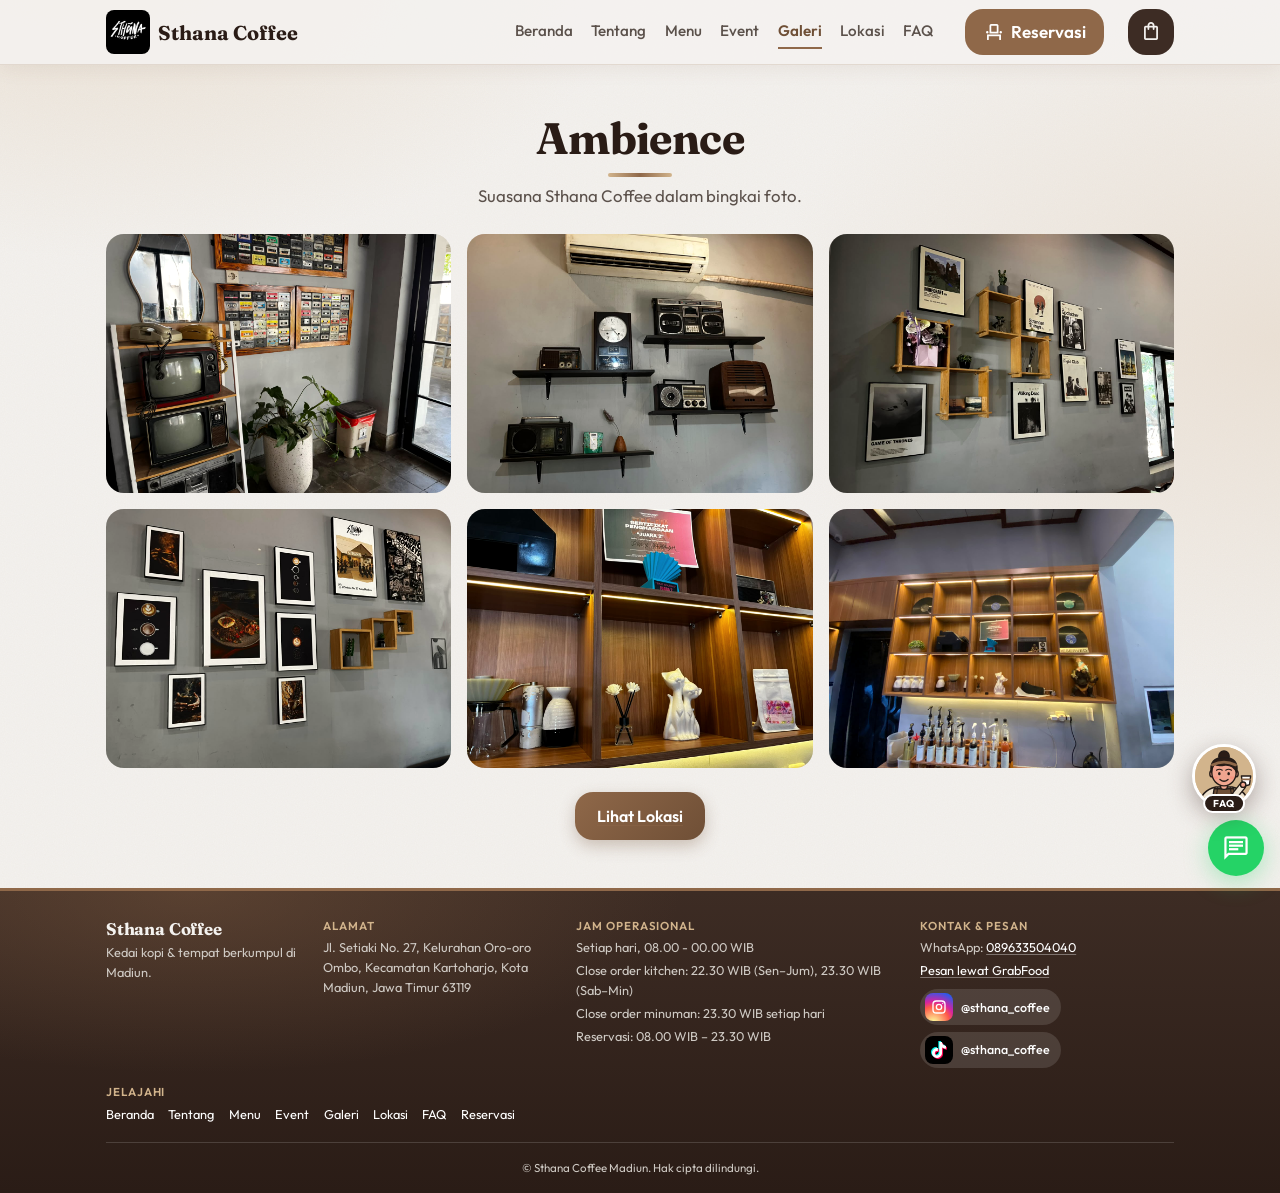
<file: sthana-coffee-web-v6-kopi/galeri.html>
<!DOCTYPE html>
<html lang="id">
<head>
  <meta charset="UTF-8">
  <meta name="viewport" content="width=device-width, initial-scale=1">
  <title>Galeri | Sthana Coffee Madiun</title>
  <meta name="description" content="Foto makanan, minuman, dan suasana Sthana Coffee Madiun.">
  <script src="preload.js"></script>
  <link rel="preconnect" href="https://fonts.googleapis.com">
  <link rel="preconnect" href="https://fonts.gstatic.com" crossorigin>
  <link href="https://fonts.googleapis.com/css2?family=Fraunces:ital,opsz,wght@0,9..144,600;0,9..144,700;1,9..144,600&family=Outfit:wght@400;500;600;700&display=swap" rel="stylesheet">
  <link href="https://fonts.googleapis.com/css2?family=Material+Symbols+Outlined" rel="stylesheet">
  <link rel="stylesheet" href="style.css">
  <link rel="stylesheet" href="warm.css">
  <link rel="stylesheet" href="chatbot.css">
</head>
<body data-page="gallery">

  <div class="preloader" id="preloader" aria-hidden="true">
    <img src="images/logo.png" alt="">
    <p>Sthana Coffee</p>
    <span class="preloader__bar"></span>
  </div>

  <header class="navbar">
    <div class="container navbar__inner">
      <a href="index.html" class="brand">
        <img src="images/logo.png" alt="Logo Sthana Coffee" class="brand__logo" width="44" height="44">
        <span class="brand__name">Sthana Coffee</span>
      </a>
      <nav class="navbar__links" aria-label="Navigasi utama"><a href="index.html">Beranda</a><a href="tentang.html">Tentang</a><a href="menu.html">Menu</a><a href="event.html">Event</a><a href="galeri.html" class="is-active" aria-current="page">Galeri</a><a href="lokasi.html">Lokasi</a><a href="faq.html">FAQ</a></nav>
      <a class="navbar__cta" href="reservasi.html"><span class="material-symbols-outlined">event_seat</span>Reservasi</a>
      <button class="navbar__cart" type="button" data-open-cart aria-label="Buka keranjang pesanan">
        <span class="material-symbols-outlined">shopping_bag</span>
        <span class="badge" data-cart-badge hidden>0</span>
      </button>
    </div>
  </header>

  <main>

    <section class="section section--page">
      <div class="container">
        <h1 class="section__title">Ambience</h1>
        <p class="section__lead">Suasana Sthana Coffee dalam bingkai foto.</p>
        <div class="grid grid--gallery" id="galleryGrid"></div>
        <p class="center"><a href="lokasi.html" class="btn btn--primary">Lihat Lokasi</a></p>
      </div>
    </section>

    
  </main>

  <footer class="footer"><div class="container">
    <div class="footer__grid">
      <div class="footer__col footer__brand">
        <h2>Sthana Coffee</h2>
        <p>Kedai kopi &amp; tempat berkumpul di Madiun.</p>
      </div>
      <div class="footer__col">
        <h3>Alamat</h3>
        <p data-address></p>
      </div>
      <div class="footer__col">
        <h3>Jam Operasional</h3>
        <p>Setiap hari, <span data-hours></span></p>
        <p>Close order kitchen: <span data-kitchen-weekday></span> (Sen&ndash;Jum), <span data-kitchen-weekend></span> (Sab&ndash;Min)</p>
        <p>Close order minuman: <span data-drink-close></span> setiap hari</p>
        <p>Reservasi: <span data-reserve-start></span> &ndash; <span data-reserve-end></span></p>
      </div>
      <div class="footer__col">
        <h3>Kontak &amp; Pesan</h3>
        <p>WhatsApp: <a data-wa data-wa-text="Halo Sthana Coffee, saya ingin bertanya." target="_blank" rel="noopener noreferrer"><span data-wa-label></span></a></p>
        <p><a data-grab target="_blank" rel="noopener noreferrer">Pesan lewat GrabFood</a></p>
        <div class="socials socials--sm"><a class="social social--ig" href="https://www.instagram.com/sthana_coffee" target="_blank" rel="noopener noreferrer" aria-label="Instagram Sthana Coffee"><span class="social__ico"><svg viewBox="0 0 24 24" width="18" height="18" fill="none" stroke="currentColor" stroke-width="2" stroke-linecap="round" stroke-linejoin="round" aria-hidden="true"><rect x="3" y="3" width="18" height="18" rx="5"/><circle cx="12" cy="12" r="4"/><circle cx="17.5" cy="6.5" r="1" fill="currentColor" stroke="none"/></svg></span><span>@sthana_coffee</span></a><a class="social social--tt" href="https://www.tiktok.com/@sthana_coffee" target="_blank" rel="noopener noreferrer" aria-label="TikTok Sthana Coffee"><span class="social__ico"><svg viewBox="0 0 24 24" width="18" height="18" fill="currentColor" aria-hidden="true"><path d="M12.525.02c1.31-.02 2.61-.01 3.91-.02.08 1.53.63 3.09 1.75 4.17 1.12 1.11 2.7 1.62 4.24 1.79v4.03c-1.44-.05-2.89-.35-4.2-.97-.57-.26-1.1-.59-1.62-.93-.01 2.92.01 5.84-.02 8.75-.08 1.4-.54 2.79-1.35 3.94-1.31 1.92-3.58 3.17-5.91 3.21-1.43.08-2.86-.31-4.08-1.03-2.02-1.19-3.44-3.37-3.65-5.71-.02-.5-.03-1-.01-1.49.18-1.9 1.12-3.72 2.58-4.96 1.66-1.44 3.98-2.13 6.15-1.72.02 1.48-.04 2.96-.04 4.44-.99-.32-2.15-.23-3.02.37-.63.41-1.11 1.04-1.36 1.75-.21.51-.15 1.07-.14 1.61.24 1.64 1.82 3.02 3.5 2.87 1.12-.01 2.19-.66 2.77-1.61.19-.33.4-.67.41-1.06.1-1.79.06-3.57.07-5.36.01-4.03-.01-8.05.02-12.07z"/></svg></span><span>@sthana_coffee</span></a></div>
      </div>
      <div class="footer__col footer__links">
        <h3>Jelajahi</h3>
        <nav aria-label="Navigasi footer"><a href="index.html">Beranda</a><a href="tentang.html">Tentang</a><a href="menu.html">Menu</a><a href="event.html">Event</a><a href="galeri.html">Galeri</a><a href="lokasi.html">Lokasi</a><a href="faq.html">FAQ</a><a href="reservasi.html">Reservasi</a></nav>
      </div>
    </div>
    <p class="footer__copy">&copy; Sthana Coffee Madiun. Hak cipta dilindungi.</p>
  </div></footer>

  <a class="wa-float" data-wa target="_blank" rel="noopener noreferrer" aria-label="Chat lewat WhatsApp"><span class="material-symbols-outlined">chat</span></a>

  <nav class="tabbar" aria-label="Navigasi bawah"><a href="index.html"><span class="material-symbols-outlined">home</span>Beranda</a><a href="menu.html"><span class="material-symbols-outlined">local_cafe</span>Menu</a><a href="reservasi.html"><span class="material-symbols-outlined">event_seat</span>Reservasi</a><a href="menu.html#promo"><span class="material-symbols-outlined">sell</span>Promo</a><button type="button" data-open-more class="is-active"><span class="material-symbols-outlined">more_horiz</span>Lainnya</button></nav>

  <div class="modal" id="moreModal" hidden><div class="modal__sheet" role="dialog" aria-modal="true" aria-labelledby="moreTitle"><button class="modal__close" data-close type="button" aria-label="Tutup"><span class="material-symbols-outlined">close</span></button><h3 id="moreTitle">Jelajahi Lainnya</h3><nav class="morelinks"><a href="tentang.html"><span class="material-symbols-outlined">info</span>Tentang</a><a href="event.html"><span class="material-symbols-outlined">celebration</span>Event</a><a href="galeri.html" class="is-active" aria-current="page"><span class="material-symbols-outlined">photo_library</span>Galeri</a><a href="lokasi.html"><span class="material-symbols-outlined">near_me</span>Lokasi</a><a href="faq.html"><span class="material-symbols-outlined">help</span>FAQ</a></nav><div class="socials socials--light"><a class="social social--ig" href="https://www.instagram.com/sthana_coffee" target="_blank" rel="noopener noreferrer" aria-label="Instagram Sthana Coffee"><span class="social__ico"><svg viewBox="0 0 24 24" width="18" height="18" fill="none" stroke="currentColor" stroke-width="2" stroke-linecap="round" stroke-linejoin="round" aria-hidden="true"><rect x="3" y="3" width="18" height="18" rx="5"/><circle cx="12" cy="12" r="4"/><circle cx="17.5" cy="6.5" r="1" fill="currentColor" stroke="none"/></svg></span><span>@sthana_coffee</span></a><a class="social social--tt" href="https://www.tiktok.com/@sthana_coffee" target="_blank" rel="noopener noreferrer" aria-label="TikTok Sthana Coffee"><span class="social__ico"><svg viewBox="0 0 24 24" width="18" height="18" fill="currentColor" aria-hidden="true"><path d="M12.525.02c1.31-.02 2.61-.01 3.91-.02.08 1.53.63 3.09 1.75 4.17 1.12 1.11 2.7 1.62 4.24 1.79v4.03c-1.44-.05-2.89-.35-4.2-.97-.57-.26-1.1-.59-1.62-.93-.01 2.92.01 5.84-.02 8.75-.08 1.4-.54 2.79-1.35 3.94-1.31 1.92-3.58 3.17-5.91 3.21-1.43.08-2.86-.31-4.08-1.03-2.02-1.19-3.44-3.37-3.65-5.71-.02-.5-.03-1-.01-1.49.18-1.9 1.12-3.72 2.58-4.96 1.66-1.44 3.98-2.13 6.15-1.72.02 1.48-.04 2.96-.04 4.44-.99-.32-2.15-.23-3.02.37-.63.41-1.11 1.04-1.36 1.75-.21.51-.15 1.07-.14 1.61.24 1.64 1.82 3.02 3.5 2.87 1.12-.01 2.19-.66 2.77-1.61.19-.33.4-.67.41-1.06.1-1.79.06-3.57.07-5.36.01-4.03-.01-8.05.02-12.07z"/></svg></span><span>@sthana_coffee</span></a></div></div></div>
  <script src="script.js"></script>
  <script src="chatbot.js"></script>
</body>
</html>
</file>
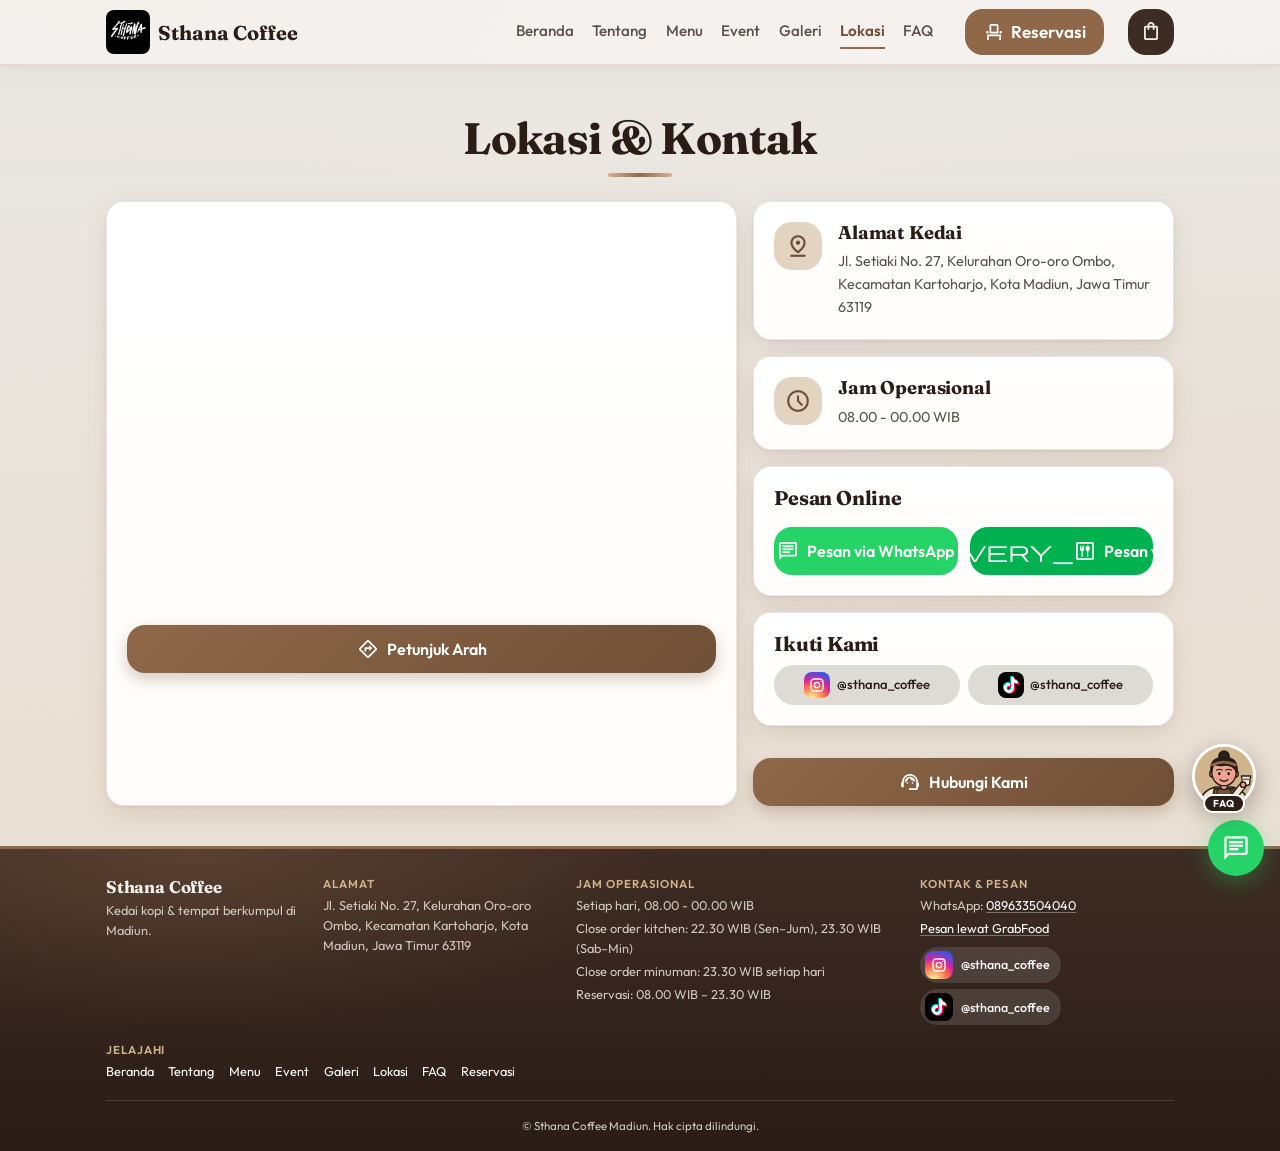
<file: sthana-coffee-web-v6-kopi/lokasi.html>
<!DOCTYPE html>
<html lang="id">
<head>
  <meta charset="UTF-8">
  <meta name="viewport" content="width=device-width, initial-scale=1">
  <title>Lokasi & Kontak | Sthana Coffee Madiun</title>
  <meta name="description" content="Alamat, peta, dan kontak pemesanan Sthana Coffee Madiun.">
  <script src="preload.js"></script>
  <link rel="preconnect" href="https://fonts.googleapis.com">
  <link rel="preconnect" href="https://fonts.gstatic.com" crossorigin>
  <link href="https://fonts.googleapis.com/css2?family=Fraunces:ital,opsz,wght@0,9..144,600;0,9..144,700;1,9..144,600&family=Outfit:wght@400;500;600;700&display=swap" rel="stylesheet">
  <link href="https://fonts.googleapis.com/css2?family=Material+Symbols+Outlined" rel="stylesheet">
  <link rel="stylesheet" href="style.css">
  <link rel="stylesheet" href="warm.css">
  <link rel="stylesheet" href="chatbot.css">
</head>
<body data-page="location">

  <div class="preloader" id="preloader" aria-hidden="true">
    <img src="images/logo.png" alt="">
    <p>Sthana Coffee</p>
    <span class="preloader__bar"></span>
  </div>

  <header class="navbar">
    <div class="container navbar__inner">
      <a href="index.html" class="brand">
        <img src="images/logo.png" alt="Logo Sthana Coffee" class="brand__logo" width="44" height="44">
        <span class="brand__name">Sthana Coffee</span>
      </a>
      <nav class="navbar__links" aria-label="Navigasi utama"><a href="index.html">Beranda</a><a href="tentang.html">Tentang</a><a href="menu.html">Menu</a><a href="event.html">Event</a><a href="galeri.html">Galeri</a><a href="lokasi.html" class="is-active" aria-current="page">Lokasi</a><a href="faq.html">FAQ</a></nav>
      <a class="navbar__cta" href="reservasi.html"><span class="material-symbols-outlined">event_seat</span>Reservasi</a>
      <button class="navbar__cart" type="button" data-open-cart aria-label="Buka keranjang pesanan">
        <span class="material-symbols-outlined">shopping_bag</span>
        <span class="badge" data-cart-badge hidden>0</span>
      </button>
    </div>
  </header>

  <main>

    <section class="section section--alt section--page">
      <div class="container">
        <h1 class="section__title">Lokasi &amp; Kontak</h1>
        <div class="location">
          <div class="card map">
            <iframe id="mapFrame" title="Peta lokasi Sthana Coffee" loading="lazy" referrerpolicy="no-referrer-when-downgrade"></iframe>
            <a class="btn btn--primary" id="mapDirections" target="_blank" rel="noopener noreferrer"><span class="material-symbols-outlined">directions</span>Petunjuk Arah</a>
          </div>
          <div class="location__info" id="contact">
            <article class="card feature"><span class="material-symbols-outlined feature__icon">pin_drop</span><div><h3>Alamat Kedai</h3><p data-address></p></div></article>
            <article class="card feature"><span class="material-symbols-outlined feature__icon">schedule</span><div><h3>Jam Operasional</h3><p data-hours></p></div></article>
            <article class="card">
              <h3>Pesan Online</h3>
              <div class="cta__actions">
                <a class="btn btn--wa" data-wa data-wa-text="Halo Sthana Coffee, saya ingin memesan." target="_blank" rel="noopener noreferrer"><span class="material-symbols-outlined">chat</span>Pesan via WhatsApp</a>
                <a class="btn btn--grab" data-grab target="_blank" rel="noopener noreferrer"><span class="material-symbols-outlined">delivery_dining</span>Pesan via GrabFood</a>
              </div>
            </article>
            <article class="card"><h3>Ikuti Kami</h3><div class="socials socials--light socials--row"><a class="social social--ig" href="https://www.instagram.com/sthana_coffee" target="_blank" rel="noopener noreferrer" aria-label="Instagram Sthana Coffee"><span class="social__ico"><svg viewBox="0 0 24 24" width="18" height="18" fill="none" stroke="currentColor" stroke-width="2" stroke-linecap="round" stroke-linejoin="round" aria-hidden="true"><rect x="3" y="3" width="18" height="18" rx="5"/><circle cx="12" cy="12" r="4"/><circle cx="17.5" cy="6.5" r="1" fill="currentColor" stroke="none"/></svg></span><span>@sthana_coffee</span></a><a class="social social--tt" href="https://www.tiktok.com/@sthana_coffee" target="_blank" rel="noopener noreferrer" aria-label="TikTok Sthana Coffee"><span class="social__ico"><svg viewBox="0 0 24 24" width="18" height="18" fill="currentColor" aria-hidden="true"><path d="M12.525.02c1.31-.02 2.61-.01 3.91-.02.08 1.53.63 3.09 1.75 4.17 1.12 1.11 2.7 1.62 4.24 1.79v4.03c-1.44-.05-2.89-.35-4.2-.97-.57-.26-1.1-.59-1.62-.93-.01 2.92.01 5.84-.02 8.75-.08 1.4-.54 2.79-1.35 3.94-1.31 1.92-3.58 3.17-5.91 3.21-1.43.08-2.86-.31-4.08-1.03-2.02-1.19-3.44-3.37-3.65-5.71-.02-.5-.03-1-.01-1.49.18-1.9 1.12-3.72 2.58-4.96 1.66-1.44 3.98-2.13 6.15-1.72.02 1.48-.04 2.96-.04 4.44-.99-.32-2.15-.23-3.02.37-.63.41-1.11 1.04-1.36 1.75-.21.51-.15 1.07-.14 1.61.24 1.64 1.82 3.02 3.5 2.87 1.12-.01 2.19-.66 2.77-1.61.19-.33.4-.67.41-1.06.1-1.79.06-3.57.07-5.36.01-4.03-.01-8.05.02-12.07z"/></svg></span><span>@sthana_coffee</span></a></div></article>
            <a class="btn btn--primary btn--block" data-wa data-wa-text="Halo Sthana Coffee, saya ingin bertanya." target="_blank" rel="noopener noreferrer"><span class="material-symbols-outlined">support_agent</span>Hubungi Kami</a>
          </div>
        </div>
      </div>
    </section>
  
  </main>

  <footer class="footer"><div class="container">
    <div class="footer__grid">
      <div class="footer__col footer__brand">
        <h2>Sthana Coffee</h2>
        <p>Kedai kopi &amp; tempat berkumpul di Madiun.</p>
      </div>
      <div class="footer__col">
        <h3>Alamat</h3>
        <p data-address></p>
      </div>
      <div class="footer__col">
        <h3>Jam Operasional</h3>
        <p>Setiap hari, <span data-hours></span></p>
        <p>Close order kitchen: <span data-kitchen-weekday></span> (Sen&ndash;Jum), <span data-kitchen-weekend></span> (Sab&ndash;Min)</p>
        <p>Close order minuman: <span data-drink-close></span> setiap hari</p>
        <p>Reservasi: <span data-reserve-start></span> &ndash; <span data-reserve-end></span></p>
      </div>
      <div class="footer__col">
        <h3>Kontak &amp; Pesan</h3>
        <p>WhatsApp: <a data-wa data-wa-text="Halo Sthana Coffee, saya ingin bertanya." target="_blank" rel="noopener noreferrer"><span data-wa-label></span></a></p>
        <p><a data-grab target="_blank" rel="noopener noreferrer">Pesan lewat GrabFood</a></p>
        <div class="socials socials--sm"><a class="social social--ig" href="https://www.instagram.com/sthana_coffee" target="_blank" rel="noopener noreferrer" aria-label="Instagram Sthana Coffee"><span class="social__ico"><svg viewBox="0 0 24 24" width="18" height="18" fill="none" stroke="currentColor" stroke-width="2" stroke-linecap="round" stroke-linejoin="round" aria-hidden="true"><rect x="3" y="3" width="18" height="18" rx="5"/><circle cx="12" cy="12" r="4"/><circle cx="17.5" cy="6.5" r="1" fill="currentColor" stroke="none"/></svg></span><span>@sthana_coffee</span></a><a class="social social--tt" href="https://www.tiktok.com/@sthana_coffee" target="_blank" rel="noopener noreferrer" aria-label="TikTok Sthana Coffee"><span class="social__ico"><svg viewBox="0 0 24 24" width="18" height="18" fill="currentColor" aria-hidden="true"><path d="M12.525.02c1.31-.02 2.61-.01 3.91-.02.08 1.53.63 3.09 1.75 4.17 1.12 1.11 2.7 1.62 4.24 1.79v4.03c-1.44-.05-2.89-.35-4.2-.97-.57-.26-1.1-.59-1.62-.93-.01 2.92.01 5.84-.02 8.75-.08 1.4-.54 2.79-1.35 3.94-1.31 1.92-3.58 3.17-5.91 3.21-1.43.08-2.86-.31-4.08-1.03-2.02-1.19-3.44-3.37-3.65-5.71-.02-.5-.03-1-.01-1.49.18-1.9 1.12-3.72 2.58-4.96 1.66-1.44 3.98-2.13 6.15-1.72.02 1.48-.04 2.96-.04 4.44-.99-.32-2.15-.23-3.02.37-.63.41-1.11 1.04-1.36 1.75-.21.51-.15 1.07-.14 1.61.24 1.64 1.82 3.02 3.5 2.87 1.12-.01 2.19-.66 2.77-1.61.19-.33.4-.67.41-1.06.1-1.79.06-3.57.07-5.36.01-4.03-.01-8.05.02-12.07z"/></svg></span><span>@sthana_coffee</span></a></div>
      </div>
      <div class="footer__col footer__links">
        <h3>Jelajahi</h3>
        <nav aria-label="Navigasi footer"><a href="index.html">Beranda</a><a href="tentang.html">Tentang</a><a href="menu.html">Menu</a><a href="event.html">Event</a><a href="galeri.html">Galeri</a><a href="lokasi.html">Lokasi</a><a href="faq.html">FAQ</a><a href="reservasi.html">Reservasi</a></nav>
      </div>
    </div>
    <p class="footer__copy">&copy; Sthana Coffee Madiun. Hak cipta dilindungi.</p>
  </div></footer>

  <a class="wa-float" data-wa target="_blank" rel="noopener noreferrer" aria-label="Chat lewat WhatsApp"><span class="material-symbols-outlined">chat</span></a>

  <nav class="tabbar" aria-label="Navigasi bawah"><a href="index.html"><span class="material-symbols-outlined">home</span>Beranda</a><a href="menu.html"><span class="material-symbols-outlined">local_cafe</span>Menu</a><a href="reservasi.html"><span class="material-symbols-outlined">event_seat</span>Reservasi</a><a href="menu.html#promo"><span class="material-symbols-outlined">sell</span>Promo</a><button type="button" data-open-more class="is-active"><span class="material-symbols-outlined">more_horiz</span>Lainnya</button></nav>

  <div class="modal" id="moreModal" hidden><div class="modal__sheet" role="dialog" aria-modal="true" aria-labelledby="moreTitle"><button class="modal__close" data-close type="button" aria-label="Tutup"><span class="material-symbols-outlined">close</span></button><h3 id="moreTitle">Jelajahi Lainnya</h3><nav class="morelinks"><a href="tentang.html"><span class="material-symbols-outlined">info</span>Tentang</a><a href="event.html"><span class="material-symbols-outlined">celebration</span>Event</a><a href="galeri.html"><span class="material-symbols-outlined">photo_library</span>Galeri</a><a href="lokasi.html" class="is-active" aria-current="page"><span class="material-symbols-outlined">near_me</span>Lokasi</a><a href="faq.html"><span class="material-symbols-outlined">help</span>FAQ</a></nav><div class="socials socials--light"><a class="social social--ig" href="https://www.instagram.com/sthana_coffee" target="_blank" rel="noopener noreferrer" aria-label="Instagram Sthana Coffee"><span class="social__ico"><svg viewBox="0 0 24 24" width="18" height="18" fill="none" stroke="currentColor" stroke-width="2" stroke-linecap="round" stroke-linejoin="round" aria-hidden="true"><rect x="3" y="3" width="18" height="18" rx="5"/><circle cx="12" cy="12" r="4"/><circle cx="17.5" cy="6.5" r="1" fill="currentColor" stroke="none"/></svg></span><span>@sthana_coffee</span></a><a class="social social--tt" href="https://www.tiktok.com/@sthana_coffee" target="_blank" rel="noopener noreferrer" aria-label="TikTok Sthana Coffee"><span class="social__ico"><svg viewBox="0 0 24 24" width="18" height="18" fill="currentColor" aria-hidden="true"><path d="M12.525.02c1.31-.02 2.61-.01 3.91-.02.08 1.53.63 3.09 1.75 4.17 1.12 1.11 2.7 1.62 4.24 1.79v4.03c-1.44-.05-2.89-.35-4.2-.97-.57-.26-1.1-.59-1.62-.93-.01 2.92.01 5.84-.02 8.75-.08 1.4-.54 2.79-1.35 3.94-1.31 1.92-3.58 3.17-5.91 3.21-1.43.08-2.86-.31-4.08-1.03-2.02-1.19-3.44-3.37-3.65-5.71-.02-.5-.03-1-.01-1.49.18-1.9 1.12-3.72 2.58-4.96 1.66-1.44 3.98-2.13 6.15-1.72.02 1.48-.04 2.96-.04 4.44-.99-.32-2.15-.23-3.02.37-.63.41-1.11 1.04-1.36 1.75-.21.51-.15 1.07-.14 1.61.24 1.64 1.82 3.02 3.5 2.87 1.12-.01 2.19-.66 2.77-1.61.19-.33.4-.67.41-1.06.1-1.79.06-3.57.07-5.36.01-4.03-.01-8.05.02-12.07z"/></svg></span><span>@sthana_coffee</span></a></div></div></div>
  <script src="script.js"></script>
  <script src="chatbot.js"></script>
</body>
</html>
</file>
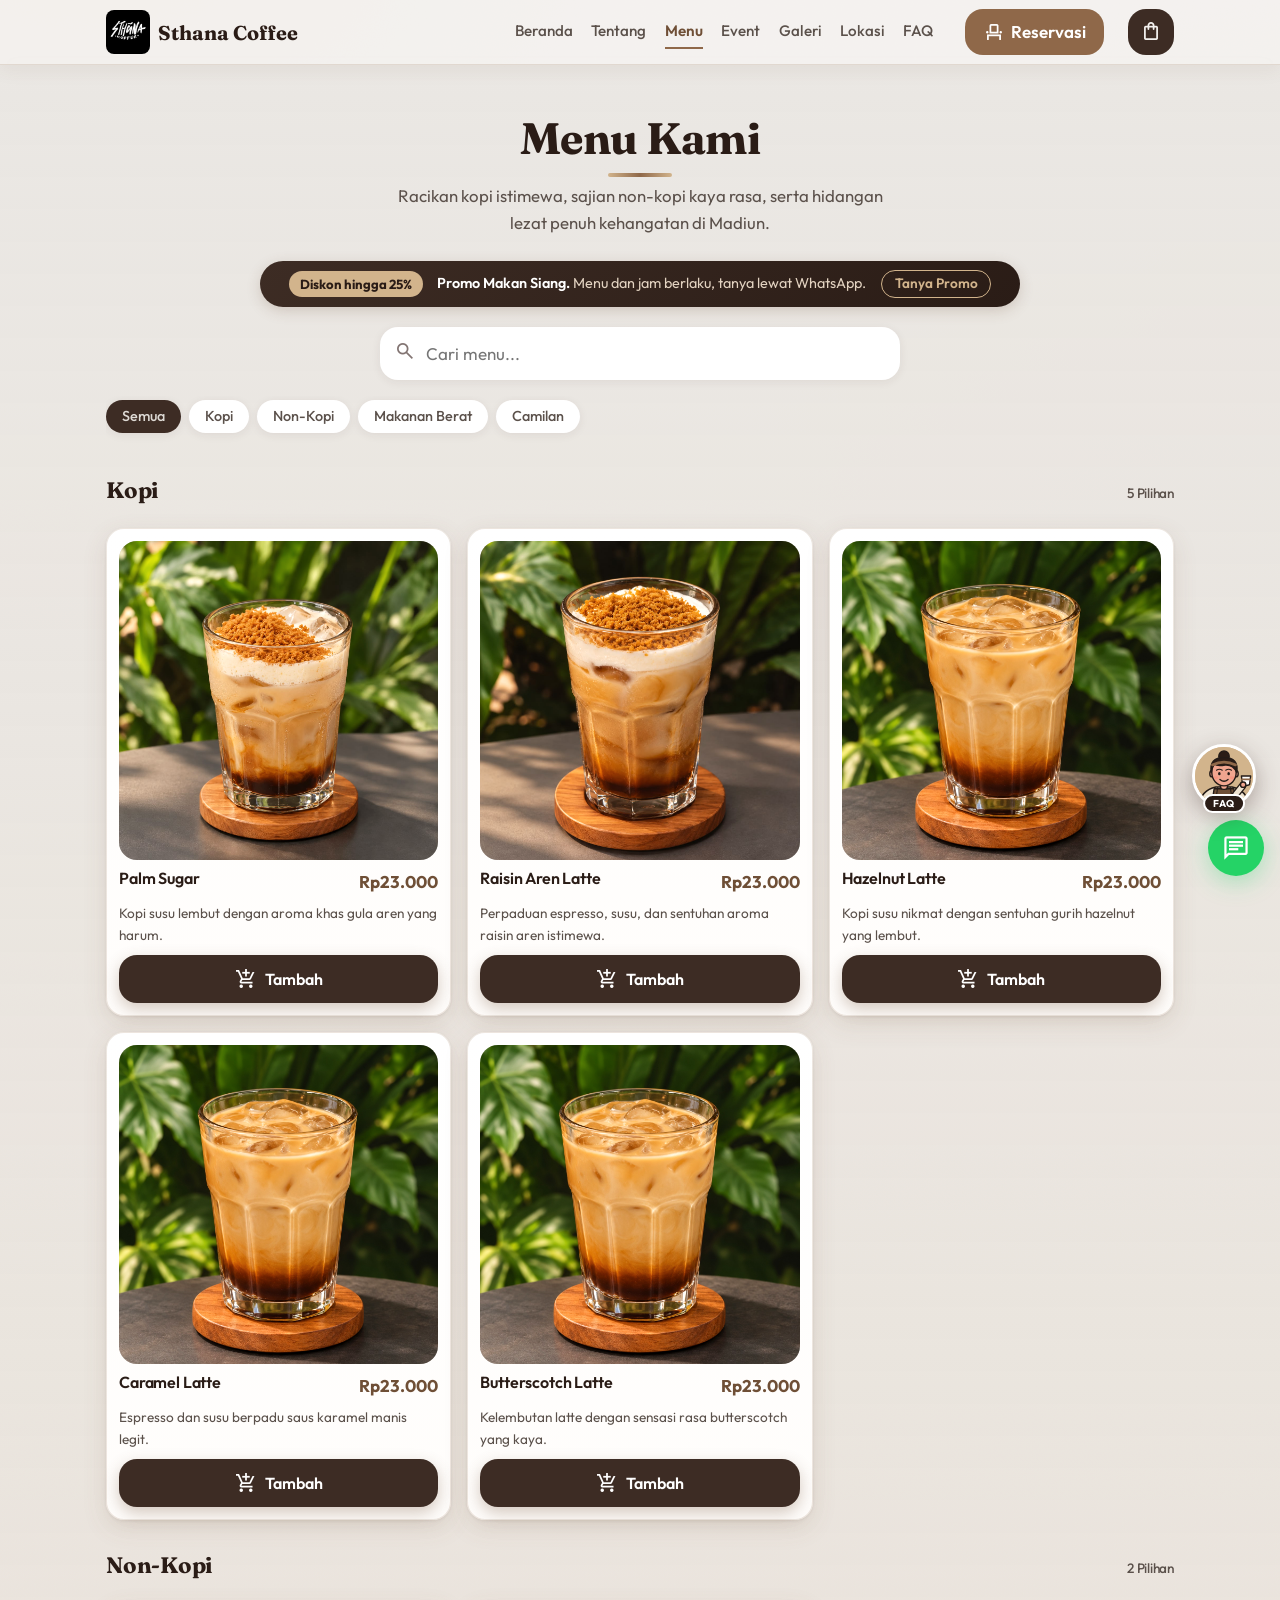
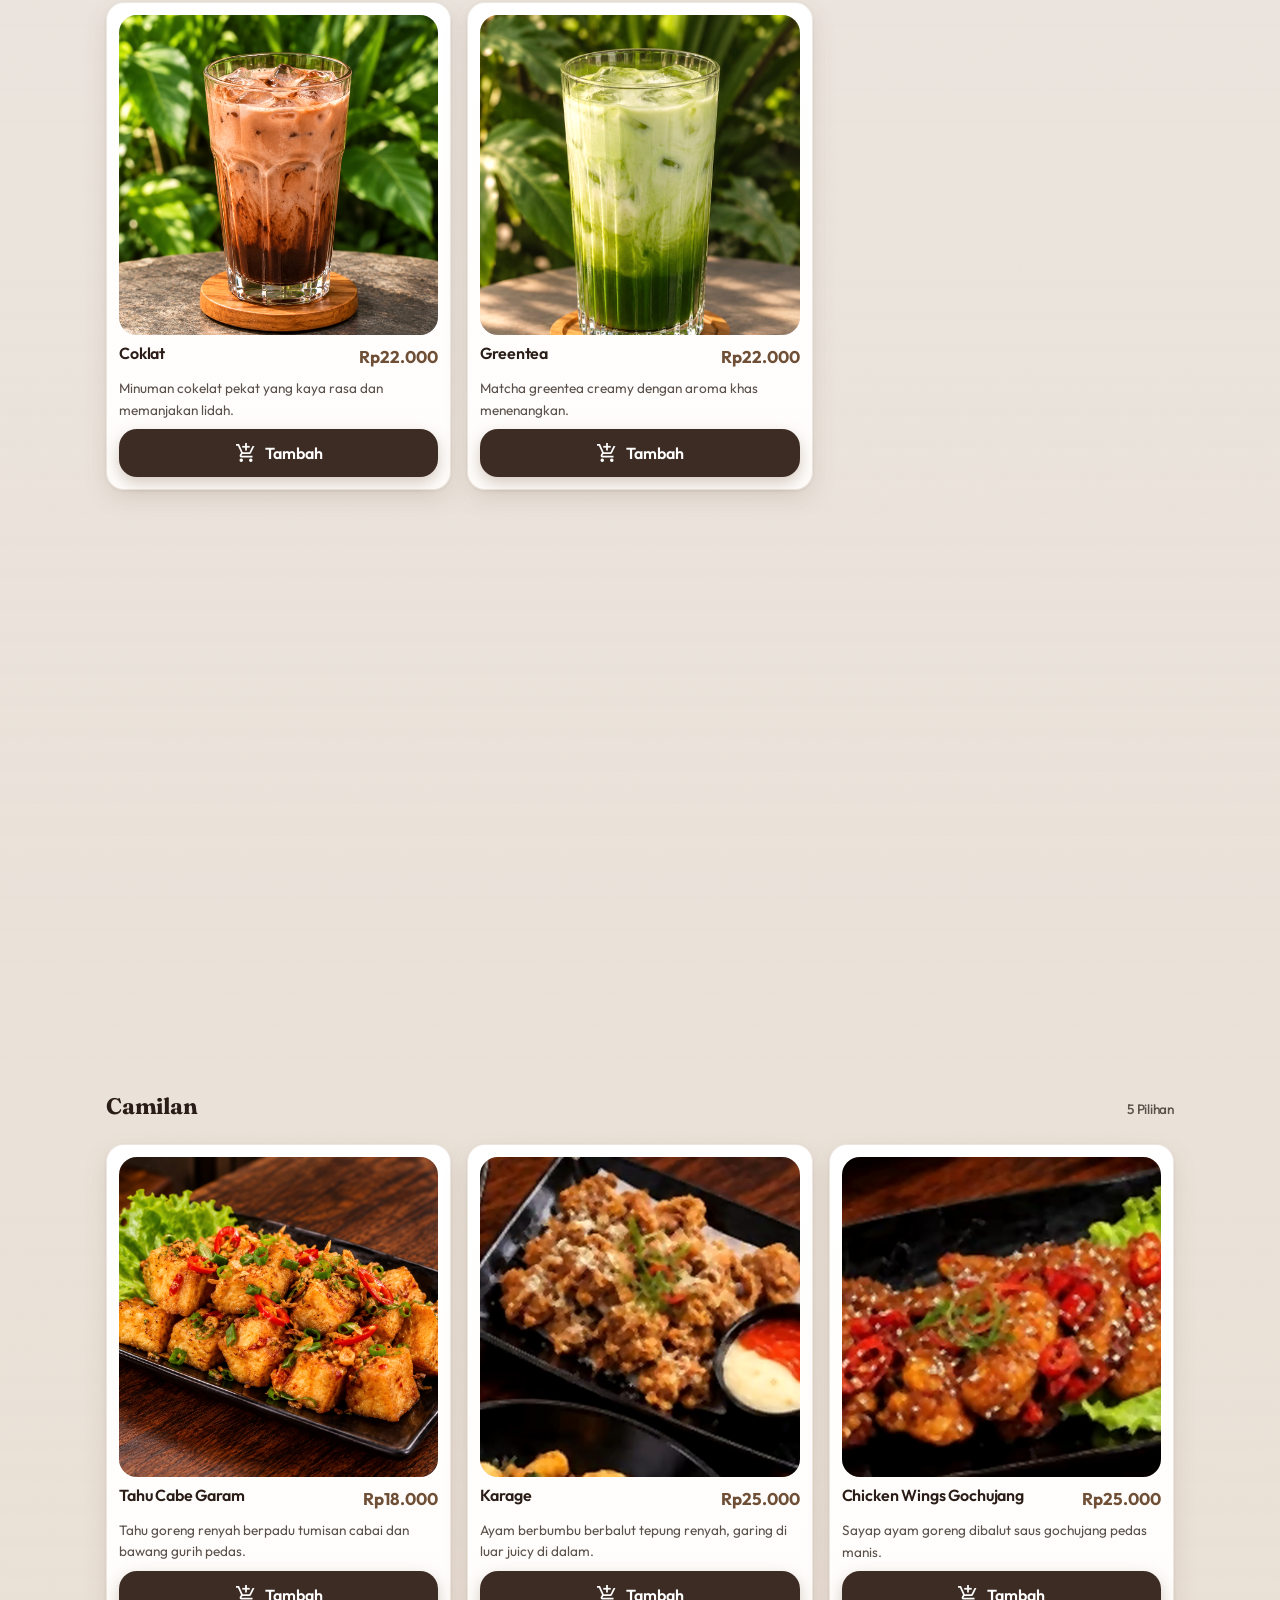
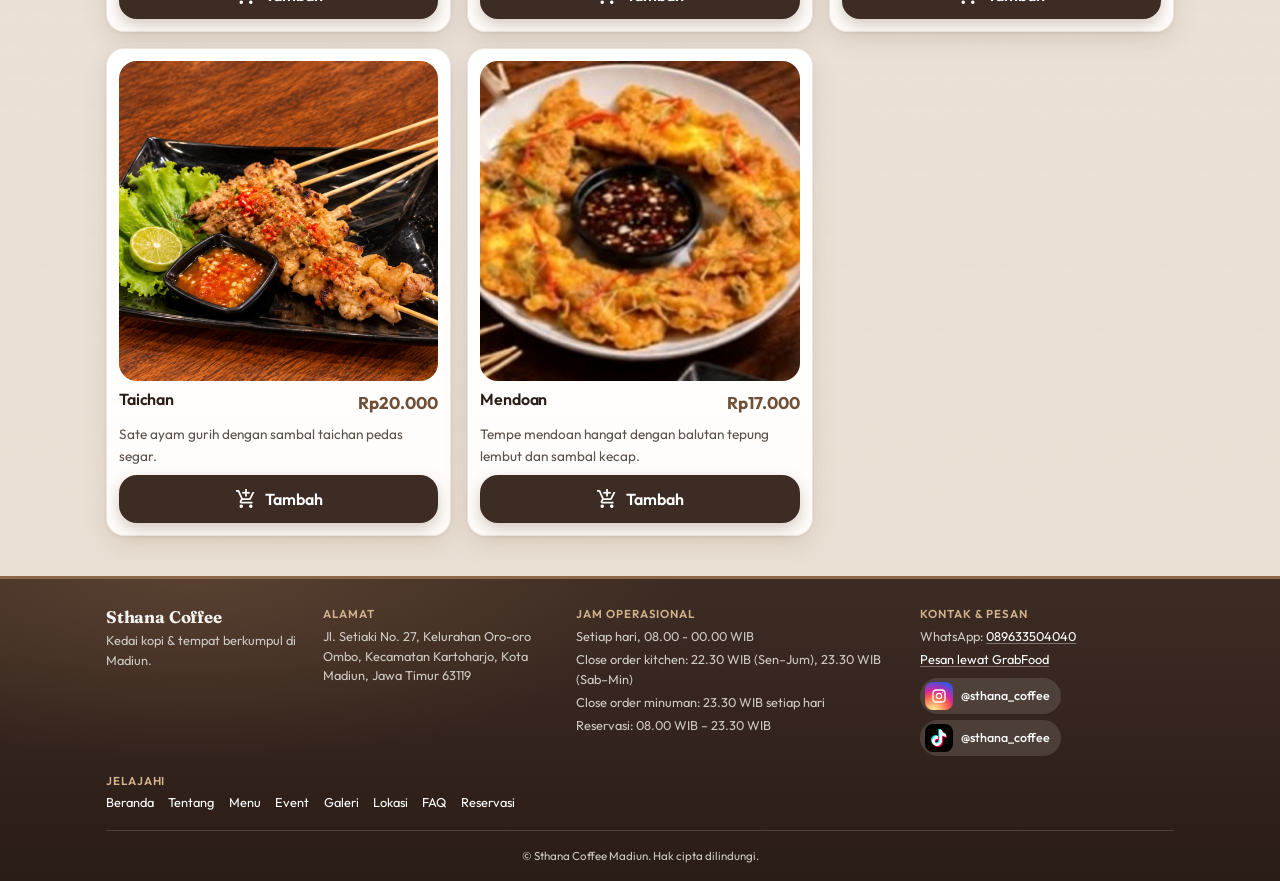
<file: sthana-coffee-web-v6-kopi/menu.html>
<!DOCTYPE html>
<html lang="id">
<head>
  <meta charset="UTF-8">
  <meta name="viewport" content="width=device-width, initial-scale=1">
  <title>Menu | Sthana Coffee Madiun</title>
  <meta name="description" content="Menu kopi, non-kopi, makanan, dan promo makan siang diskon hingga 25% di Sthana Coffee Madiun.">
  <script src="preload.js"></script>
  <link rel="preconnect" href="https://fonts.googleapis.com">
  <link rel="preconnect" href="https://fonts.gstatic.com" crossorigin>
  <link href="https://fonts.googleapis.com/css2?family=Fraunces:ital,opsz,wght@0,9..144,600;0,9..144,700;1,9..144,600&family=Outfit:wght@400;500;600;700&display=swap" rel="stylesheet">
  <link href="https://fonts.googleapis.com/css2?family=Material+Symbols+Outlined" rel="stylesheet">
  <link rel="stylesheet" href="style.css">
  <link rel="stylesheet" href="warm.css">
  <link rel="stylesheet" href="chatbot.css">
</head>
<body data-page="menu">

  <div class="preloader" id="preloader" aria-hidden="true">
    <img src="images/logo.png" alt="">
    <p>Sthana Coffee</p>
    <span class="preloader__bar"></span>
  </div>

  <header class="navbar">
    <div class="container navbar__inner">
      <a href="index.html" class="brand">
        <img src="images/logo.png" alt="Logo Sthana Coffee" class="brand__logo" width="44" height="44">
        <span class="brand__name">Sthana Coffee</span>
      </a>
      <nav class="navbar__links" aria-label="Navigasi utama"><a href="index.html">Beranda</a><a href="tentang.html">Tentang</a><a href="menu.html" class="is-active" aria-current="page">Menu</a><a href="event.html">Event</a><a href="galeri.html">Galeri</a><a href="lokasi.html">Lokasi</a><a href="faq.html">FAQ</a></nav>
      <a class="navbar__cta" href="reservasi.html"><span class="material-symbols-outlined">event_seat</span>Reservasi</a>
      <button class="navbar__cart" type="button" data-open-cart aria-label="Buka keranjang pesanan">
        <span class="material-symbols-outlined">shopping_bag</span>
        <span class="badge" data-cart-badge hidden>0</span>
      </button>
    </div>
  </header>

  <main>

    <section class="section section--alt section--page">
      <div class="container">
        <h1 class="section__title">Menu Kami</h1>
        <p class="section__lead">Racikan kopi istimewa, sajian non-kopi kaya rasa, serta hidangan lezat penuh kehangatan di Madiun.</p>
        <div class="promo-bar" id="promo">
          <span class="promo-bar__badge">Diskon hingga 25%</span>
          <p><strong>Promo Makan Siang.</strong> Menu dan jam berlaku, tanya lewat WhatsApp.</p>
          <a class="promo-bar__cta" data-wa data-wa-text="Halo Sthana Coffee, saya ingin bertanya tentang promo makan siang." target="_blank" rel="noopener noreferrer">Tanya Promo</a>
        </div>
        <div class="search">
          <span class="material-symbols-outlined">search</span>
          <input type="search" id="menuSearch" placeholder="Cari menu..." aria-label="Cari menu">
        </div>
        <div class="pills" id="menuFilters" role="group" aria-label="Filter kategori menu"></div>
        <div id="menuList"></div>
        <div class="empty" id="menuEmpty" hidden>
          <span class="material-symbols-outlined">local_cafe</span>
          <h3>Menu tidak ditemukan</h3>
          <p>Coba kata kunci lain atau pilih kategori di atas.</p>
          <button type="button" class="btn btn--soft" id="menuReset">Lihat Semua Menu</button>
        </div>
      </div>
    </section>

    
  </main>

  <footer class="footer"><div class="container">
    <div class="footer__grid">
      <div class="footer__col footer__brand">
        <h2>Sthana Coffee</h2>
        <p>Kedai kopi &amp; tempat berkumpul di Madiun.</p>
      </div>
      <div class="footer__col">
        <h3>Alamat</h3>
        <p data-address></p>
      </div>
      <div class="footer__col">
        <h3>Jam Operasional</h3>
        <p>Setiap hari, <span data-hours></span></p>
        <p>Close order kitchen: <span data-kitchen-weekday></span> (Sen&ndash;Jum), <span data-kitchen-weekend></span> (Sab&ndash;Min)</p>
        <p>Close order minuman: <span data-drink-close></span> setiap hari</p>
        <p>Reservasi: <span data-reserve-start></span> &ndash; <span data-reserve-end></span></p>
      </div>
      <div class="footer__col">
        <h3>Kontak &amp; Pesan</h3>
        <p>WhatsApp: <a data-wa data-wa-text="Halo Sthana Coffee, saya ingin bertanya." target="_blank" rel="noopener noreferrer"><span data-wa-label></span></a></p>
        <p><a data-grab target="_blank" rel="noopener noreferrer">Pesan lewat GrabFood</a></p>
        <div class="socials socials--sm"><a class="social social--ig" href="https://www.instagram.com/sthana_coffee" target="_blank" rel="noopener noreferrer" aria-label="Instagram Sthana Coffee"><span class="social__ico"><svg viewBox="0 0 24 24" width="18" height="18" fill="none" stroke="currentColor" stroke-width="2" stroke-linecap="round" stroke-linejoin="round" aria-hidden="true"><rect x="3" y="3" width="18" height="18" rx="5"/><circle cx="12" cy="12" r="4"/><circle cx="17.5" cy="6.5" r="1" fill="currentColor" stroke="none"/></svg></span><span>@sthana_coffee</span></a><a class="social social--tt" href="https://www.tiktok.com/@sthana_coffee" target="_blank" rel="noopener noreferrer" aria-label="TikTok Sthana Coffee"><span class="social__ico"><svg viewBox="0 0 24 24" width="18" height="18" fill="currentColor" aria-hidden="true"><path d="M12.525.02c1.31-.02 2.61-.01 3.91-.02.08 1.53.63 3.09 1.75 4.17 1.12 1.11 2.7 1.62 4.24 1.79v4.03c-1.44-.05-2.89-.35-4.2-.97-.57-.26-1.1-.59-1.62-.93-.01 2.92.01 5.84-.02 8.75-.08 1.4-.54 2.79-1.35 3.94-1.31 1.92-3.58 3.17-5.91 3.21-1.43.08-2.86-.31-4.08-1.03-2.02-1.19-3.44-3.37-3.65-5.71-.02-.5-.03-1-.01-1.49.18-1.9 1.12-3.72 2.58-4.96 1.66-1.44 3.98-2.13 6.15-1.72.02 1.48-.04 2.96-.04 4.44-.99-.32-2.15-.23-3.02.37-.63.41-1.11 1.04-1.36 1.75-.21.51-.15 1.07-.14 1.61.24 1.64 1.82 3.02 3.5 2.87 1.12-.01 2.19-.66 2.77-1.61.19-.33.4-.67.41-1.06.1-1.79.06-3.57.07-5.36.01-4.03-.01-8.05.02-12.07z"/></svg></span><span>@sthana_coffee</span></a></div>
      </div>
      <div class="footer__col footer__links">
        <h3>Jelajahi</h3>
        <nav aria-label="Navigasi footer"><a href="index.html">Beranda</a><a href="tentang.html">Tentang</a><a href="menu.html">Menu</a><a href="event.html">Event</a><a href="galeri.html">Galeri</a><a href="lokasi.html">Lokasi</a><a href="faq.html">FAQ</a><a href="reservasi.html">Reservasi</a></nav>
      </div>
    </div>
    <p class="footer__copy">&copy; Sthana Coffee Madiun. Hak cipta dilindungi.</p>
  </div></footer>

  <a class="wa-float" data-wa target="_blank" rel="noopener noreferrer" aria-label="Chat lewat WhatsApp"><span class="material-symbols-outlined">chat</span></a>

  <nav class="tabbar" aria-label="Navigasi bawah"><a href="index.html"><span class="material-symbols-outlined">home</span>Beranda</a><a href="menu.html" class="is-active" aria-current="page"><span class="material-symbols-outlined">local_cafe</span>Menu</a><a href="reservasi.html"><span class="material-symbols-outlined">event_seat</span>Reservasi</a><a href="menu.html#promo"><span class="material-symbols-outlined">sell</span>Promo</a><button type="button" data-open-more><span class="material-symbols-outlined">more_horiz</span>Lainnya</button></nav>

  <div class="modal" id="moreModal" hidden><div class="modal__sheet" role="dialog" aria-modal="true" aria-labelledby="moreTitle"><button class="modal__close" data-close type="button" aria-label="Tutup"><span class="material-symbols-outlined">close</span></button><h3 id="moreTitle">Jelajahi Lainnya</h3><nav class="morelinks"><a href="tentang.html"><span class="material-symbols-outlined">info</span>Tentang</a><a href="event.html"><span class="material-symbols-outlined">celebration</span>Event</a><a href="galeri.html"><span class="material-symbols-outlined">photo_library</span>Galeri</a><a href="lokasi.html"><span class="material-symbols-outlined">near_me</span>Lokasi</a><a href="faq.html"><span class="material-symbols-outlined">help</span>FAQ</a></nav><div class="socials socials--light"><a class="social social--ig" href="https://www.instagram.com/sthana_coffee" target="_blank" rel="noopener noreferrer" aria-label="Instagram Sthana Coffee"><span class="social__ico"><svg viewBox="0 0 24 24" width="18" height="18" fill="none" stroke="currentColor" stroke-width="2" stroke-linecap="round" stroke-linejoin="round" aria-hidden="true"><rect x="3" y="3" width="18" height="18" rx="5"/><circle cx="12" cy="12" r="4"/><circle cx="17.5" cy="6.5" r="1" fill="currentColor" stroke="none"/></svg></span><span>@sthana_coffee</span></a><a class="social social--tt" href="https://www.tiktok.com/@sthana_coffee" target="_blank" rel="noopener noreferrer" aria-label="TikTok Sthana Coffee"><span class="social__ico"><svg viewBox="0 0 24 24" width="18" height="18" fill="currentColor" aria-hidden="true"><path d="M12.525.02c1.31-.02 2.61-.01 3.91-.02.08 1.53.63 3.09 1.75 4.17 1.12 1.11 2.7 1.62 4.24 1.79v4.03c-1.44-.05-2.89-.35-4.2-.97-.57-.26-1.1-.59-1.62-.93-.01 2.92.01 5.84-.02 8.75-.08 1.4-.54 2.79-1.35 3.94-1.31 1.92-3.58 3.17-5.91 3.21-1.43.08-2.86-.31-4.08-1.03-2.02-1.19-3.44-3.37-3.65-5.71-.02-.5-.03-1-.01-1.49.18-1.9 1.12-3.72 2.58-4.96 1.66-1.44 3.98-2.13 6.15-1.72.02 1.48-.04 2.96-.04 4.44-.99-.32-2.15-.23-3.02.37-.63.41-1.11 1.04-1.36 1.75-.21.51-.15 1.07-.14 1.61.24 1.64 1.82 3.02 3.5 2.87 1.12-.01 2.19-.66 2.77-1.61.19-.33.4-.67.41-1.06.1-1.79.06-3.57.07-5.36.01-4.03-.01-8.05.02-12.07z"/></svg></span><span>@sthana_coffee</span></a></div></div></div>
  <script src="script.js"></script>
  <script src="chatbot.js"></script>
</body>
</html>
</file>
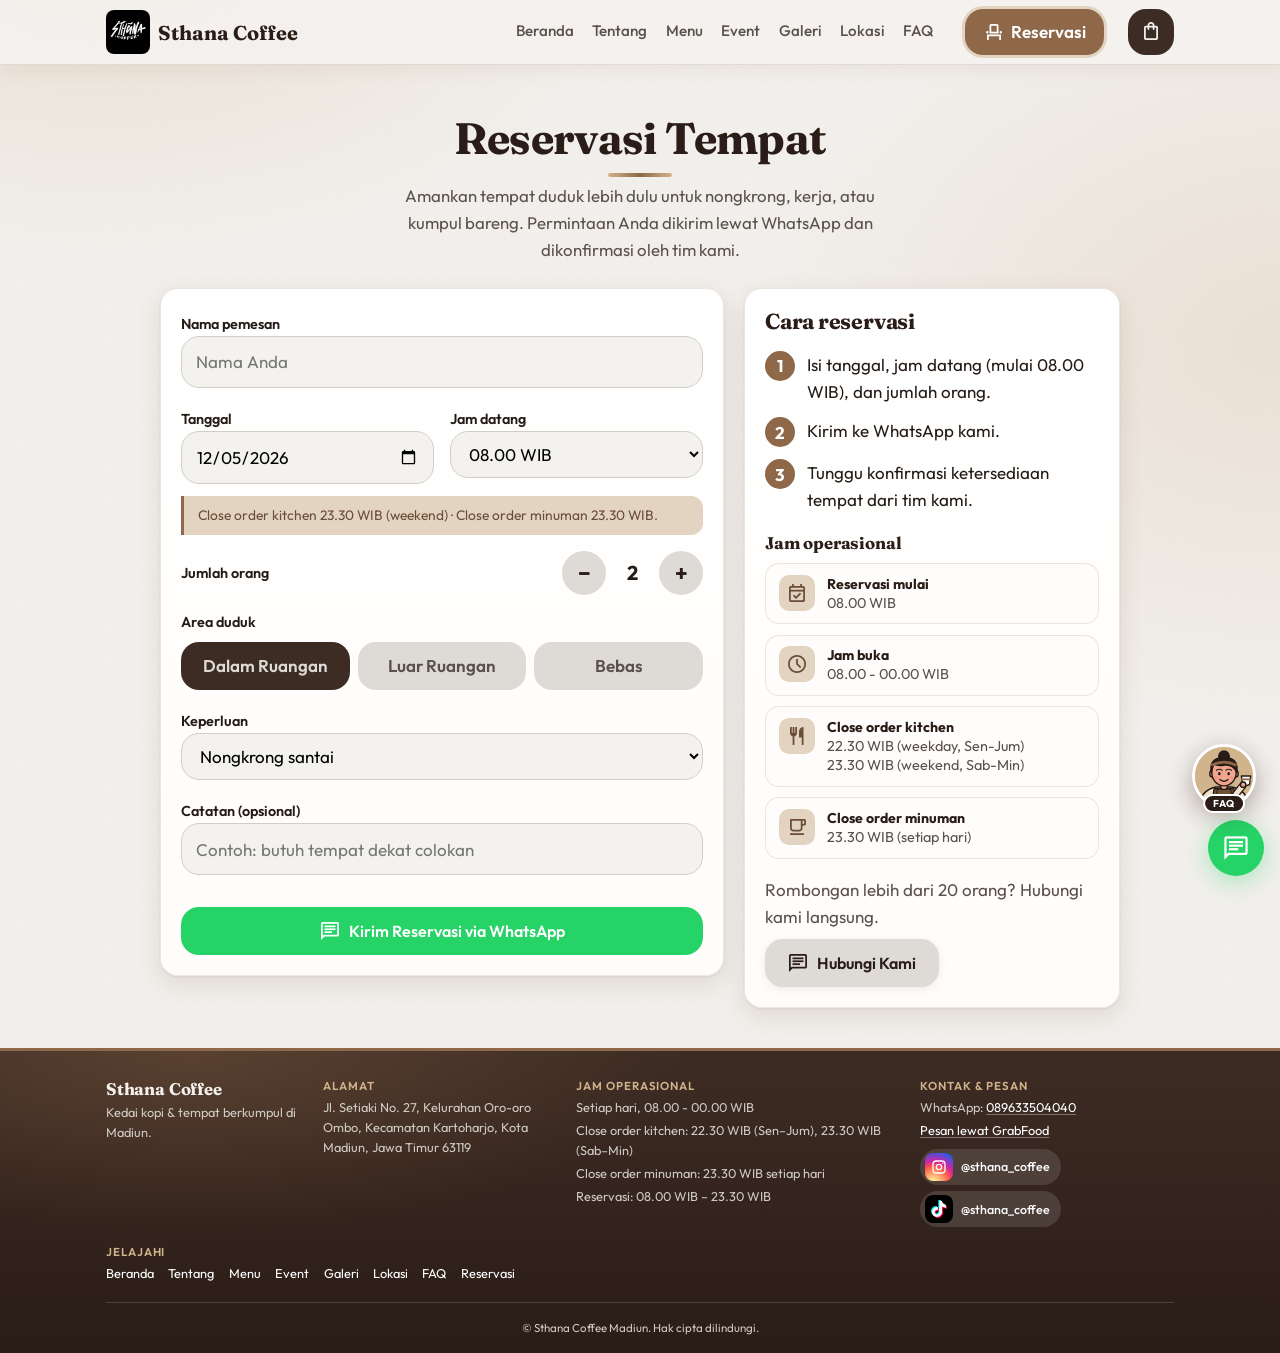
<file: sthana-coffee-web-v6-kopi/reservasi.html>
<!DOCTYPE html>
<html lang="id">
<head>
  <meta charset="UTF-8">
  <meta name="viewport" content="width=device-width, initial-scale=1">
  <title>Reservasi | Sthana Coffee Madiun</title>
  <meta name="description" content="Reservasi tempat di Sthana Coffee Madiun lewat WhatsApp.">
  <script src="preload.js"></script>
  <link rel="preconnect" href="https://fonts.googleapis.com">
  <link rel="preconnect" href="https://fonts.gstatic.com" crossorigin>
  <link href="https://fonts.googleapis.com/css2?family=Fraunces:ital,opsz,wght@0,9..144,600;0,9..144,700;1,9..144,600&family=Outfit:wght@400;500;600;700&display=swap" rel="stylesheet">
  <link href="https://fonts.googleapis.com/css2?family=Material+Symbols+Outlined" rel="stylesheet">
  <link rel="stylesheet" href="style.css">
  <link rel="stylesheet" href="warm.css">
  <link rel="stylesheet" href="chatbot.css">
</head>
<body data-page="reservasi">

  <div class="preloader" id="preloader" aria-hidden="true">
    <img src="images/logo.png" alt="">
    <p>Sthana Coffee</p>
    <span class="preloader__bar"></span>
  </div>

  <header class="navbar">
    <div class="container navbar__inner">
      <a href="index.html" class="brand">
        <img src="images/logo.png" alt="Logo Sthana Coffee" class="brand__logo" width="44" height="44">
        <span class="brand__name">Sthana Coffee</span>
      </a>
      <nav class="navbar__links" aria-label="Navigasi utama"><a href="index.html">Beranda</a><a href="tentang.html">Tentang</a><a href="menu.html">Menu</a><a href="event.html">Event</a><a href="galeri.html">Galeri</a><a href="lokasi.html">Lokasi</a><a href="faq.html">FAQ</a></nav>
      <a class="navbar__cta is-active" href="reservasi.html"><span class="material-symbols-outlined">event_seat</span>Reservasi</a>
      <button class="navbar__cart" type="button" data-open-cart aria-label="Buka keranjang pesanan">
        <span class="material-symbols-outlined">shopping_bag</span>
        <span class="badge" data-cart-badge hidden>0</span>
      </button>
    </div>
  </header>

  <main>
    <section class="section section--page"><div class="container">
      <h1 class="section__title">Reservasi Tempat</h1>
      <p class="section__lead">Amankan tempat duduk lebih dulu untuk nongkrong, kerja, atau kumpul bareng. Permintaan Anda dikirim lewat WhatsApp dan dikonfirmasi oleh tim kami.</p>
      <div class="reserve">
        <form class="card reserve__form" id="reserveForm" novalidate>
          <label class="opt field"><span class="opt__label">Nama pemesan</span>
            <input type="text" id="rName" maxlength="40" placeholder="Nama Anda" autocomplete="name" required></label>
          <div class="form-row">
            <label class="opt field"><span class="opt__label">Tanggal</span><input type="date" id="rDate" required></label>
            <label class="opt field"><span class="opt__label">Jam datang</span><select id="rTime" required></select></label>
          </div>
          <p class="rhint" id="rHint" role="note"></p>
          <div class="opt opt--row"><span class="opt__label" id="rpLabel">Jumlah orang</span>
            <div class="qty" role="group" aria-labelledby="rpLabel">
              <button type="button" id="rpMinus" aria-label="Kurangi jumlah orang">&minus;</button>
              <output id="rpValue" aria-live="polite">2</output>
              <button type="button" id="rpPlus" aria-label="Tambah jumlah orang">+</button>
            </div></div>
          <fieldset class="opt"><legend>Area duduk</legend><div class="chips">
            <label class="chip"><input type="radio" name="area" value="Dalam Ruangan" checked><span>Dalam Ruangan</span></label>
            <label class="chip"><input type="radio" name="area" value="Luar Ruangan"><span>Luar Ruangan</span></label>
            <label class="chip"><input type="radio" name="area" value="Bebas"><span>Bebas</span></label></div></fieldset>
          <label class="opt field"><span class="opt__label">Keperluan</span><select id="rPurpose">
            <option>Nongkrong santai</option><option>Kerja atau belajar</option><option>Rapat atau arisan</option><option>Ulang tahun</option><option>Lainnya</option></select></label>
          <label class="opt field"><span class="opt__label">Catatan (opsional)</span><input type="text" id="rNote" maxlength="120" placeholder="Contoh: butuh tempat dekat colokan"></label>
          <label class="check" id="rCartWrap" hidden><input type="checkbox" id="rCart" checked><span id="rCartText"></span></label>
          <p class="err" id="rErr" role="alert" hidden></p>
          <button class="btn btn--wa btn--block" type="submit"><span class="material-symbols-outlined">chat</span>Kirim Reservasi via WhatsApp</button>
        </form>
        <aside class="card reserve__info">
          <h2>Cara reservasi</h2>
          <ol class="rsteps"><li><span>1</span>Isi tanggal, jam datang (mulai 08.00 WIB), dan jumlah orang.</li><li><span>2</span>Kirim ke WhatsApp kami.</li><li><span>3</span>Tunggu konfirmasi ketersediaan tempat dari tim kami.</li></ol>
          <h3 class="rinfo__title">Jam operasional</h3>
          <ul class="rinfo">
            <li><span class="material-symbols-outlined">event_available</span><div><strong>Reservasi mulai</strong><span>08.00 WIB</span></div></li>
            <li><span class="material-symbols-outlined">schedule</span><div><strong>Jam buka</strong><span data-hours></span></div></li>
            <li><span class="material-symbols-outlined">restaurant</span><div><strong>Close order kitchen</strong><span>22.30 WIB (weekday, Sen-Jum)</span><span>23.30 WIB (weekend, Sab-Min)</span></div></li>
            <li><span class="material-symbols-outlined">local_cafe</span><div><strong>Close order minuman</strong><span>23.30 WIB (setiap hari)</span></div></li>
          </ul>
          <p>Rombongan lebih dari 20 orang? Hubungi kami langsung.</p>
          <a class="btn btn--soft" data-wa data-wa-text="Halo Sthana Coffee, saya ingin reservasi untuk rombongan." target="_blank" rel="noopener noreferrer"><span class="material-symbols-outlined">chat</span>Hubungi Kami</a>
        </aside>
      </div>
    </div></section>
  </main>

  <footer class="footer"><div class="container">
    <div class="footer__grid">
      <div class="footer__col footer__brand">
        <h2>Sthana Coffee</h2>
        <p>Kedai kopi &amp; tempat berkumpul di Madiun.</p>
      </div>
      <div class="footer__col">
        <h3>Alamat</h3>
        <p data-address></p>
      </div>
      <div class="footer__col">
        <h3>Jam Operasional</h3>
        <p>Setiap hari, <span data-hours></span></p>
        <p>Close order kitchen: <span data-kitchen-weekday></span> (Sen&ndash;Jum), <span data-kitchen-weekend></span> (Sab&ndash;Min)</p>
        <p>Close order minuman: <span data-drink-close></span> setiap hari</p>
        <p>Reservasi: <span data-reserve-start></span> &ndash; <span data-reserve-end></span></p>
      </div>
      <div class="footer__col">
        <h3>Kontak &amp; Pesan</h3>
        <p>WhatsApp: <a data-wa data-wa-text="Halo Sthana Coffee, saya ingin bertanya." target="_blank" rel="noopener noreferrer"><span data-wa-label></span></a></p>
        <p><a data-grab target="_blank" rel="noopener noreferrer">Pesan lewat GrabFood</a></p>
        <div class="socials socials--sm"><a class="social social--ig" href="https://www.instagram.com/sthana_coffee" target="_blank" rel="noopener noreferrer" aria-label="Instagram Sthana Coffee"><span class="social__ico"><svg viewBox="0 0 24 24" width="18" height="18" fill="none" stroke="currentColor" stroke-width="2" stroke-linecap="round" stroke-linejoin="round" aria-hidden="true"><rect x="3" y="3" width="18" height="18" rx="5"/><circle cx="12" cy="12" r="4"/><circle cx="17.5" cy="6.5" r="1" fill="currentColor" stroke="none"/></svg></span><span>@sthana_coffee</span></a><a class="social social--tt" href="https://www.tiktok.com/@sthana_coffee" target="_blank" rel="noopener noreferrer" aria-label="TikTok Sthana Coffee"><span class="social__ico"><svg viewBox="0 0 24 24" width="18" height="18" fill="currentColor" aria-hidden="true"><path d="M12.525.02c1.31-.02 2.61-.01 3.91-.02.08 1.53.63 3.09 1.75 4.17 1.12 1.11 2.7 1.62 4.24 1.79v4.03c-1.44-.05-2.89-.35-4.2-.97-.57-.26-1.1-.59-1.62-.93-.01 2.92.01 5.84-.02 8.75-.08 1.4-.54 2.79-1.35 3.94-1.31 1.92-3.58 3.17-5.91 3.21-1.43.08-2.86-.31-4.08-1.03-2.02-1.19-3.44-3.37-3.65-5.71-.02-.5-.03-1-.01-1.49.18-1.9 1.12-3.72 2.58-4.96 1.66-1.44 3.98-2.13 6.15-1.72.02 1.48-.04 2.96-.04 4.44-.99-.32-2.15-.23-3.02.37-.63.41-1.11 1.04-1.36 1.75-.21.51-.15 1.07-.14 1.61.24 1.64 1.82 3.02 3.5 2.87 1.12-.01 2.19-.66 2.77-1.61.19-.33.4-.67.41-1.06.1-1.79.06-3.57.07-5.36.01-4.03-.01-8.05.02-12.07z"/></svg></span><span>@sthana_coffee</span></a></div>
      </div>
      <div class="footer__col footer__links">
        <h3>Jelajahi</h3>
        <nav aria-label="Navigasi footer"><a href="index.html">Beranda</a><a href="tentang.html">Tentang</a><a href="menu.html">Menu</a><a href="event.html">Event</a><a href="galeri.html">Galeri</a><a href="lokasi.html">Lokasi</a><a href="faq.html">FAQ</a><a href="reservasi.html">Reservasi</a></nav>
      </div>
    </div>
    <p class="footer__copy">&copy; Sthana Coffee Madiun. Hak cipta dilindungi.</p>
  </div></footer>

  <a class="wa-float" data-wa target="_blank" rel="noopener noreferrer" aria-label="Chat lewat WhatsApp"><span class="material-symbols-outlined">chat</span></a>

  <nav class="tabbar" aria-label="Navigasi bawah"><a href="index.html"><span class="material-symbols-outlined">home</span>Beranda</a><a href="menu.html"><span class="material-symbols-outlined">local_cafe</span>Menu</a><a href="reservasi.html" class="is-active" aria-current="page"><span class="material-symbols-outlined">event_seat</span>Reservasi</a><a href="menu.html#promo"><span class="material-symbols-outlined">sell</span>Promo</a><button type="button" data-open-more><span class="material-symbols-outlined">more_horiz</span>Lainnya</button></nav>

  <div class="modal" id="moreModal" hidden><div class="modal__sheet" role="dialog" aria-modal="true" aria-labelledby="moreTitle"><button class="modal__close" data-close type="button" aria-label="Tutup"><span class="material-symbols-outlined">close</span></button><h3 id="moreTitle">Jelajahi Lainnya</h3><nav class="morelinks"><a href="tentang.html"><span class="material-symbols-outlined">info</span>Tentang</a><a href="event.html"><span class="material-symbols-outlined">celebration</span>Event</a><a href="galeri.html"><span class="material-symbols-outlined">photo_library</span>Galeri</a><a href="lokasi.html"><span class="material-symbols-outlined">near_me</span>Lokasi</a><a href="faq.html"><span class="material-symbols-outlined">help</span>FAQ</a></nav><div class="socials socials--light"><a class="social social--ig" href="https://www.instagram.com/sthana_coffee" target="_blank" rel="noopener noreferrer" aria-label="Instagram Sthana Coffee"><span class="social__ico"><svg viewBox="0 0 24 24" width="18" height="18" fill="none" stroke="currentColor" stroke-width="2" stroke-linecap="round" stroke-linejoin="round" aria-hidden="true"><rect x="3" y="3" width="18" height="18" rx="5"/><circle cx="12" cy="12" r="4"/><circle cx="17.5" cy="6.5" r="1" fill="currentColor" stroke="none"/></svg></span><span>@sthana_coffee</span></a><a class="social social--tt" href="https://www.tiktok.com/@sthana_coffee" target="_blank" rel="noopener noreferrer" aria-label="TikTok Sthana Coffee"><span class="social__ico"><svg viewBox="0 0 24 24" width="18" height="18" fill="currentColor" aria-hidden="true"><path d="M12.525.02c1.31-.02 2.61-.01 3.91-.02.08 1.53.63 3.09 1.75 4.17 1.12 1.11 2.7 1.62 4.24 1.79v4.03c-1.44-.05-2.89-.35-4.2-.97-.57-.26-1.1-.59-1.62-.93-.01 2.92.01 5.84-.02 8.75-.08 1.4-.54 2.79-1.35 3.94-1.31 1.92-3.58 3.17-5.91 3.21-1.43.08-2.86-.31-4.08-1.03-2.02-1.19-3.44-3.37-3.65-5.71-.02-.5-.03-1-.01-1.49.18-1.9 1.12-3.72 2.58-4.96 1.66-1.44 3.98-2.13 6.15-1.72.02 1.48-.04 2.96-.04 4.44-.99-.32-2.15-.23-3.02.37-.63.41-1.11 1.04-1.36 1.75-.21.51-.15 1.07-.14 1.61.24 1.64 1.82 3.02 3.5 2.87 1.12-.01 2.19-.66 2.77-1.61.19-.33.4-.67.41-1.06.1-1.79.06-3.57.07-5.36.01-4.03-.01-8.05.02-12.07z"/></svg></span><span>@sthana_coffee</span></a></div></div></div>
  <script src="script.js"></script>
  <script src="chatbot.js"></script>
</body>
</html>
</file>
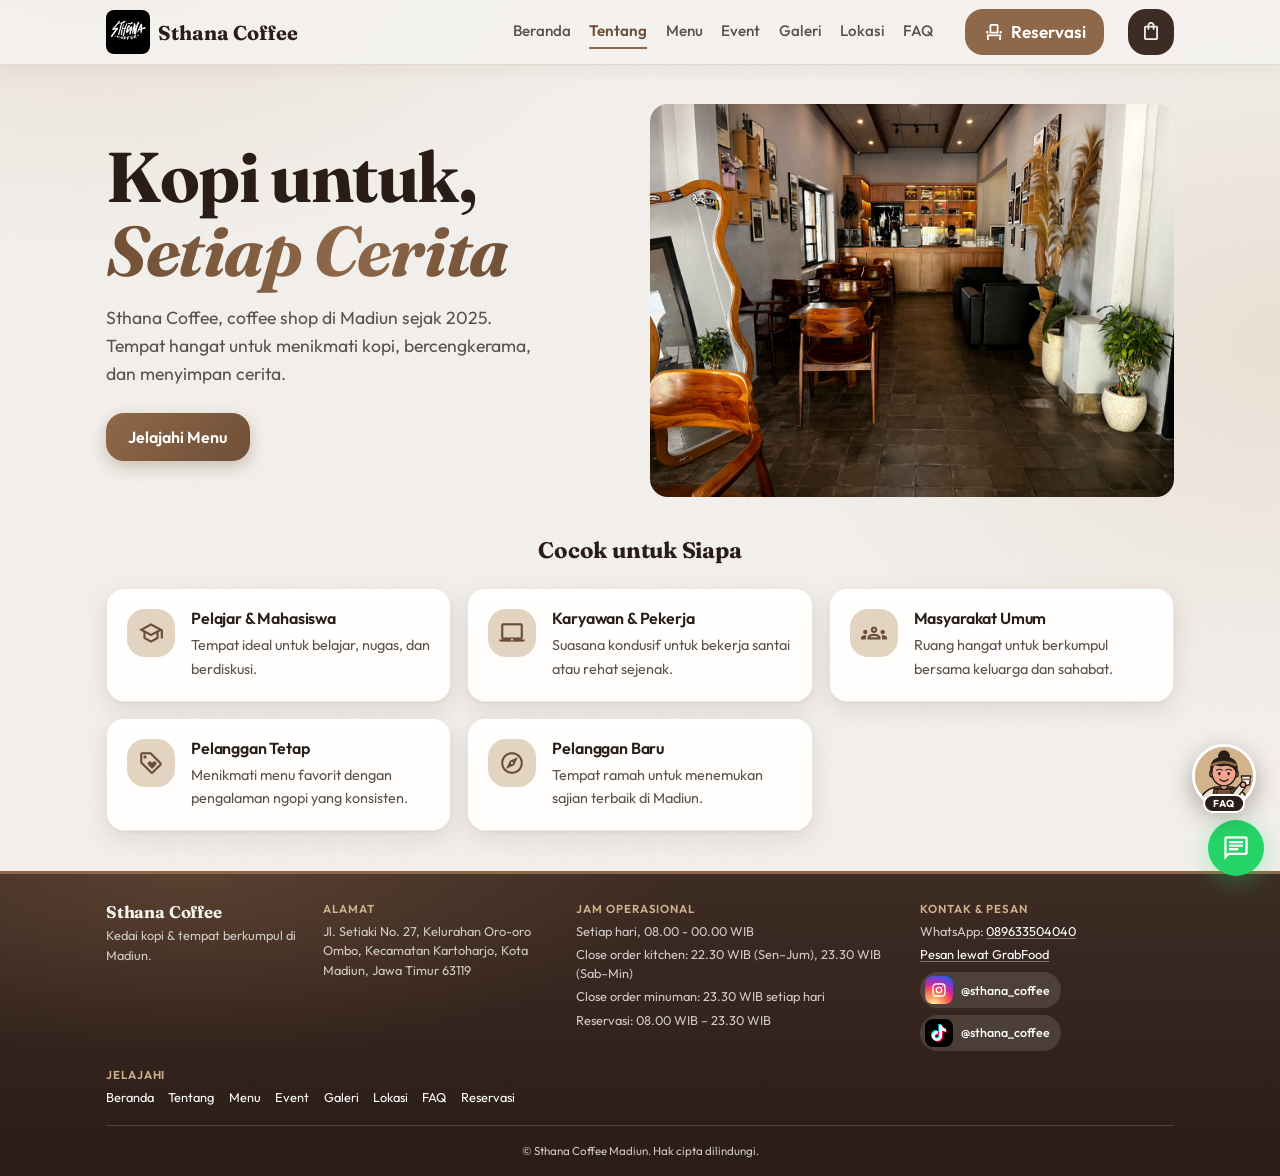
<file: sthana-coffee-web-v6-kopi/tentang.html>
<!DOCTYPE html>
<html lang="id">
<head>
  <meta charset="UTF-8">
  <meta name="viewport" content="width=device-width, initial-scale=1">
  <title>Tentang Kami | Sthana Coffee Madiun</title>
  <meta name="description" content="Kenali Sthana Coffee, coffee shop UMKM di Kota Madiun sejak 2025.">
  <script src="preload.js"></script>
  <link rel="preconnect" href="https://fonts.googleapis.com">
  <link rel="preconnect" href="https://fonts.gstatic.com" crossorigin>
  <link href="https://fonts.googleapis.com/css2?family=Fraunces:ital,opsz,wght@0,9..144,600;0,9..144,700;1,9..144,600&family=Outfit:wght@400;500;600;700&display=swap" rel="stylesheet">
  <link href="https://fonts.googleapis.com/css2?family=Material+Symbols+Outlined" rel="stylesheet">
  <link rel="stylesheet" href="style.css">
  <link rel="stylesheet" href="warm.css">
  <link rel="stylesheet" href="chatbot.css">
</head>
<body data-page="about">

  <div class="preloader" id="preloader" aria-hidden="true">
    <img src="images/logo.png" alt="">
    <p>Sthana Coffee</p>
    <span class="preloader__bar"></span>
  </div>

  <header class="navbar">
    <div class="container navbar__inner">
      <a href="index.html" class="brand">
        <img src="images/logo.png" alt="Logo Sthana Coffee" class="brand__logo" width="44" height="44">
        <span class="brand__name">Sthana Coffee</span>
      </a>
      <nav class="navbar__links" aria-label="Navigasi utama"><a href="index.html">Beranda</a><a href="tentang.html" class="is-active" aria-current="page">Tentang</a><a href="menu.html">Menu</a><a href="event.html">Event</a><a href="galeri.html">Galeri</a><a href="lokasi.html">Lokasi</a><a href="faq.html">FAQ</a></nav>
      <a class="navbar__cta" href="reservasi.html"><span class="material-symbols-outlined">event_seat</span>Reservasi</a>
      <button class="navbar__cart" type="button" data-open-cart aria-label="Buka keranjang pesanan">
        <span class="material-symbols-outlined">shopping_bag</span>
        <span class="badge" data-cart-badge hidden>0</span>
      </button>
    </div>
  </header>

  <main>

    <section class="section section--page about-page">
      <div class="container">
        <div class="about about-intro">
          <div class="about-intro__text">
            <h1>Kopi untuk,<br><em>Setiap Cerita</em></h1>
            <p>Sthana Coffee, coffee shop di Madiun sejak 2025. Tempat hangat untuk menikmati kopi, bercengkerama, dan menyimpan cerita.</p>
            <a href="menu.html" class="btn btn--primary">Jelajahi Menu</a>
          </div>
          <div class="media"><img src="images/about.jpg" alt="Suasana interior Sthana Coffee" loading="lazy"></div>
        </div>

        <h3 class="subtitle">Cocok untuk Siapa</h3>
        <div class="grid grid--3">
          <article class="card feature"><span class="material-symbols-outlined feature__icon">school</span><div><h4>Pelajar &amp; Mahasiswa</h4><p>Tempat ideal untuk belajar, nugas, dan berdiskusi.</p></div></article>
          <article class="card feature"><span class="material-symbols-outlined feature__icon">laptop_mac</span><div><h4>Karyawan &amp; Pekerja</h4><p>Suasana kondusif untuk bekerja santai atau rehat sejenak.</p></div></article>
          <article class="card feature"><span class="material-symbols-outlined feature__icon">groups</span><div><h4>Masyarakat Umum</h4><p>Ruang hangat untuk berkumpul bersama keluarga dan sahabat.</p></div></article>
          <article class="card feature"><span class="material-symbols-outlined feature__icon">loyalty</span><div><h4>Pelanggan Tetap</h4><p>Menikmati menu favorit dengan pengalaman ngopi yang konsisten.</p></div></article>
          <article class="card feature"><span class="material-symbols-outlined feature__icon">explore</span><div><h4>Pelanggan Baru</h4><p>Tempat ramah untuk menemukan sajian terbaik di Madiun.</p></div></article>
        </div>

      </div>
    </section>

  </main>

  <footer class="footer"><div class="container">
    <div class="footer__grid">
      <div class="footer__col footer__brand">
        <h2>Sthana Coffee</h2>
        <p>Kedai kopi &amp; tempat berkumpul di Madiun.</p>
      </div>
      <div class="footer__col">
        <h3>Alamat</h3>
        <p data-address></p>
      </div>
      <div class="footer__col">
        <h3>Jam Operasional</h3>
        <p>Setiap hari, <span data-hours></span></p>
        <p>Close order kitchen: <span data-kitchen-weekday></span> (Sen&ndash;Jum), <span data-kitchen-weekend></span> (Sab&ndash;Min)</p>
        <p>Close order minuman: <span data-drink-close></span> setiap hari</p>
        <p>Reservasi: <span data-reserve-start></span> &ndash; <span data-reserve-end></span></p>
      </div>
      <div class="footer__col">
        <h3>Kontak &amp; Pesan</h3>
        <p>WhatsApp: <a data-wa data-wa-text="Halo Sthana Coffee, saya ingin bertanya." target="_blank" rel="noopener noreferrer"><span data-wa-label></span></a></p>
        <p><a data-grab target="_blank" rel="noopener noreferrer">Pesan lewat GrabFood</a></p>
        <div class="socials socials--sm"><a class="social social--ig" href="https://www.instagram.com/sthana_coffee" target="_blank" rel="noopener noreferrer" aria-label="Instagram Sthana Coffee"><span class="social__ico"><svg viewBox="0 0 24 24" width="18" height="18" fill="none" stroke="currentColor" stroke-width="2" stroke-linecap="round" stroke-linejoin="round" aria-hidden="true"><rect x="3" y="3" width="18" height="18" rx="5"/><circle cx="12" cy="12" r="4"/><circle cx="17.5" cy="6.5" r="1" fill="currentColor" stroke="none"/></svg></span><span>@sthana_coffee</span></a><a class="social social--tt" href="https://www.tiktok.com/@sthana_coffee" target="_blank" rel="noopener noreferrer" aria-label="TikTok Sthana Coffee"><span class="social__ico"><svg viewBox="0 0 24 24" width="18" height="18" fill="currentColor" aria-hidden="true"><path d="M12.525.02c1.31-.02 2.61-.01 3.91-.02.08 1.53.63 3.09 1.75 4.17 1.12 1.11 2.7 1.62 4.24 1.79v4.03c-1.44-.05-2.89-.35-4.2-.97-.57-.26-1.1-.59-1.62-.93-.01 2.92.01 5.84-.02 8.75-.08 1.4-.54 2.79-1.35 3.94-1.31 1.92-3.58 3.17-5.91 3.21-1.43.08-2.86-.31-4.08-1.03-2.02-1.19-3.44-3.37-3.65-5.71-.02-.5-.03-1-.01-1.49.18-1.9 1.12-3.72 2.58-4.96 1.66-1.44 3.98-2.13 6.15-1.72.02 1.48-.04 2.96-.04 4.44-.99-.32-2.15-.23-3.02.37-.63.41-1.11 1.04-1.36 1.75-.21.51-.15 1.07-.14 1.61.24 1.64 1.82 3.02 3.5 2.87 1.12-.01 2.19-.66 2.77-1.61.19-.33.4-.67.41-1.06.1-1.79.06-3.57.07-5.36.01-4.03-.01-8.05.02-12.07z"/></svg></span><span>@sthana_coffee</span></a></div>
      </div>
      <div class="footer__col footer__links">
        <h3>Jelajahi</h3>
        <nav aria-label="Navigasi footer"><a href="index.html">Beranda</a><a href="tentang.html">Tentang</a><a href="menu.html">Menu</a><a href="event.html">Event</a><a href="galeri.html">Galeri</a><a href="lokasi.html">Lokasi</a><a href="faq.html">FAQ</a><a href="reservasi.html">Reservasi</a></nav>
      </div>
    </div>
    <p class="footer__copy">&copy; Sthana Coffee Madiun. Hak cipta dilindungi.</p>
  </div></footer>

  <a class="wa-float" data-wa target="_blank" rel="noopener noreferrer" aria-label="Chat lewat WhatsApp"><span class="material-symbols-outlined">chat</span></a>

  <nav class="tabbar" aria-label="Navigasi bawah"><a href="index.html"><span class="material-symbols-outlined">home</span>Beranda</a><a href="menu.html"><span class="material-symbols-outlined">local_cafe</span>Menu</a><a href="reservasi.html"><span class="material-symbols-outlined">event_seat</span>Reservasi</a><a href="menu.html#promo"><span class="material-symbols-outlined">sell</span>Promo</a><button type="button" data-open-more class="is-active"><span class="material-symbols-outlined">more_horiz</span>Lainnya</button></nav>

  <div class="modal" id="moreModal" hidden><div class="modal__sheet" role="dialog" aria-modal="true" aria-labelledby="moreTitle"><button class="modal__close" data-close type="button" aria-label="Tutup"><span class="material-symbols-outlined">close</span></button><h3 id="moreTitle">Jelajahi Lainnya</h3><nav class="morelinks"><a href="tentang.html" class="is-active" aria-current="page"><span class="material-symbols-outlined">info</span>Tentang</a><a href="event.html"><span class="material-symbols-outlined">celebration</span>Event</a><a href="galeri.html"><span class="material-symbols-outlined">photo_library</span>Galeri</a><a href="lokasi.html"><span class="material-symbols-outlined">near_me</span>Lokasi</a><a href="faq.html"><span class="material-symbols-outlined">help</span>FAQ</a></nav><div class="socials socials--light"><a class="social social--ig" href="https://www.instagram.com/sthana_coffee" target="_blank" rel="noopener noreferrer" aria-label="Instagram Sthana Coffee"><span class="social__ico"><svg viewBox="0 0 24 24" width="18" height="18" fill="none" stroke="currentColor" stroke-width="2" stroke-linecap="round" stroke-linejoin="round" aria-hidden="true"><rect x="3" y="3" width="18" height="18" rx="5"/><circle cx="12" cy="12" r="4"/><circle cx="17.5" cy="6.5" r="1" fill="currentColor" stroke="none"/></svg></span><span>@sthana_coffee</span></a><a class="social social--tt" href="https://www.tiktok.com/@sthana_coffee" target="_blank" rel="noopener noreferrer" aria-label="TikTok Sthana Coffee"><span class="social__ico"><svg viewBox="0 0 24 24" width="18" height="18" fill="currentColor" aria-hidden="true"><path d="M12.525.02c1.31-.02 2.61-.01 3.91-.02.08 1.53.63 3.09 1.75 4.17 1.12 1.11 2.7 1.62 4.24 1.79v4.03c-1.44-.05-2.89-.35-4.2-.97-.57-.26-1.1-.59-1.62-.93-.01 2.92.01 5.84-.02 8.75-.08 1.4-.54 2.79-1.35 3.94-1.31 1.92-3.58 3.17-5.91 3.21-1.43.08-2.86-.31-4.08-1.03-2.02-1.19-3.44-3.37-3.65-5.71-.02-.5-.03-1-.01-1.49.18-1.9 1.12-3.72 2.58-4.96 1.66-1.44 3.98-2.13 6.15-1.72.02 1.48-.04 2.96-.04 4.44-.99-.32-2.15-.23-3.02.37-.63.41-1.11 1.04-1.36 1.75-.21.51-.15 1.07-.14 1.61.24 1.64 1.82 3.02 3.5 2.87 1.12-.01 2.19-.66 2.77-1.61.19-.33.4-.67.41-1.06.1-1.79.06-3.57.07-5.36.01-4.03-.01-8.05.02-12.07z"/></svg></span><span>@sthana_coffee</span></a></div></div></div>
  <script src="script.js"></script>
  <script src="chatbot.js"></script>
</body>
</html>
</file>
<file: sthana-coffee-web-v6-kopi/style.css>
/* ==========================================================
   Sthana Coffee Madiun - style.css
   Daftar isi: 1 Variabel | 2 Reset & Dasar | 3 Layout | 4 Komponen
               5 Navbar | 6 Seksi | 7 Footer & Mengambang | 8 Responsif
   ========================================================== */

/* 1. VARIABEL (token desain dari Stitch) */
:root {
  --c-primary: #2a1c16;
  --c-brown: #3d2c24;
  --c-accent: #8f6849;
  --c-accent-dark: #6f4f36;
  --c-bg: #f4f2ef;
  --c-bg-alt: #eae7e3;
  --c-bg-soft: #dedad5;
  --c-white: #ffffff;
  --c-text: #241b17;
  --c-muted: #5b514b;
  --c-tint: #e3d3c1;
  --c-tint-text: #6a4d38;
  --c-wa: #25d366;
  --c-latte: #d2b48c;
  --c-grab: #00b14f;
  --font-head: 'Fraunces', Georgia, serif;
  --font-body: 'Outfit', system-ui, sans-serif;
  --radius: 12px;
  --shadow: 0 2px 10px rgba(62, 39, 35, 0.08);
  --nav-h: 64px;
}

/* 2. RESET & DASAR */
*, *::before, *::after { box-sizing: border-box; }
html { scroll-behavior: smooth; scroll-padding-top: calc(var(--nav-h) + 8px); }
body {
  margin: 0; padding: var(--nav-h) 0 76px;
  font: 400 16px/1.6 var(--font-body); color: var(--c-text); background: var(--c-bg);
}
img { max-width: 100%; display: block; }
h1, h2, h3, h4 { font-family: var(--font-head); color: var(--c-primary); margin: 0 0 .4rem; line-height: 1.2; font-weight: 700; letter-spacing: -.01em; font-optical-sizing: auto; }
h4 { font-family: var(--font-body); font-weight: 600; font-size: 1rem; }
p { margin: 0 0 .5rem; }
a { color: inherit; text-decoration: none; }
:focus-visible { outline: 3px solid var(--c-accent); outline-offset: 2px; }
.material-symbols-outlined { font-size: 22px; line-height: 1; }
@media (prefers-reduced-motion: reduce) { html { scroll-behavior: auto; } * { transition: none !important; } }

/* 3. LAYOUT */
.container { width: 100%; max-width: 1100px; margin: 0 auto; padding: 0 1rem; }
.section { padding: 2.5rem 0; }
.section--alt { background: var(--c-bg-alt); }
.section__title { font-size: 1.75rem; text-align: center; }
.section__lead { text-align: center; color: var(--c-muted); max-width: 520px; margin: 0 auto 1.5rem; }
.subtitle { font-size: 1.4rem; text-align: center; margin: 2.5rem 0 1rem; }
.center { text-align: center; margin-top: 1.5rem; }
.grid { display: grid; gap: 1rem; margin-top: 1.5rem; }

/* 4. KOMPONEN */
.btn {
  display: inline-flex; align-items: center; justify-content: center; gap: .5rem;
  min-height: 48px; padding: .5rem 1.4rem; border: 0; border-radius: var(--radius);
  font: 600 1rem var(--font-body); cursor: pointer; transition: transform .15s, background .15s;
}
.btn:active { transform: scale(.97); }
.btn--primary { background: var(--c-accent); color: var(--c-white); }
.btn--primary:hover { background: var(--c-accent-dark); }
.btn--accent { background: var(--c-accent); color: var(--c-white); }
.btn--ghost { background: rgba(255, 250, 243, .15); color: var(--c-white); border: 1px solid rgba(255, 250, 243, .5); }
.btn--soft { background: var(--c-bg-soft); color: var(--c-primary); }
.btn--soft:hover { background: #cfcac4; }
.btn--light { background: var(--c-white); color: var(--c-primary); }
.btn--wa { background: var(--c-wa); color: var(--c-white); }
.btn--grab { background: var(--c-grab); color: var(--c-white); }
.btn--block { width: 100%; margin-top: 1rem; }

.card { background: var(--c-white); border-radius: var(--radius); padding: 1.25rem; box-shadow: var(--shadow); }
.feature { display: flex; gap: 1rem; align-items: flex-start; }
.feature h2, .feature h3 { font-size: 1.15rem; }
.feature p { color: var(--c-muted); font-size: .9rem; margin: 0; }
.feature__icon {
  flex: none; width: 48px; height: 48px; display: grid; place-items: center;
  border-radius: var(--radius); background: var(--c-tint); color: var(--c-tint-text); font-size: 26px;
}

.media { position: relative; overflow: hidden; border-radius: var(--radius); background: var(--c-bg-soft); aspect-ratio: 4 / 3; }
.media img { width: 100%; height: 100%; object-fit: cover; }
.media::before { /* placeholder bila foto belum ada */
  content: 'local_cafe'; font-family: 'Material Symbols Outlined'; font-size: 40px;
  position: absolute; inset: 0; display: grid; place-items: center; color: var(--c-accent); opacity: .5;
}
.media img { position: relative; z-index: 1; }
.img-missing { visibility: hidden; }

.pills { display: flex; gap: .5rem; overflow-x: auto; padding: .25rem 0 .75rem; justify-content: flex-start; }
.pill {
  flex: none; padding: .45rem 1rem; border: 0; border-radius: 999px; cursor: pointer;
  font: 500 .9rem var(--font-body); background: var(--c-white); color: var(--c-muted); box-shadow: var(--shadow);
}
.pill[aria-pressed="true"] { background: var(--c-brown); color: var(--c-bg-soft); }

.search { position: relative; max-width: 520px; margin: 0 auto 1rem; }
.search .material-symbols-outlined { position: absolute; left: 14px; top: 13px; color: #827472; }
.search input {
  width: 100%; padding: .75rem 1rem .75rem 2.8rem; border: 1px solid transparent; border-radius: var(--radius);
  font: inherit; background: var(--c-white); box-shadow: var(--shadow);
}

.empty { text-align: center; padding: 3rem 1rem; }
.empty .material-symbols-outlined { font-size: 48px; color: var(--c-accent); }

/* Kartu produk (dirender oleh script.js) */
.grid--products { grid-template-columns: repeat(2, 1fr); }
.product { display: flex; flex-direction: column; gap: .5rem; padding: .75rem; transition: transform .2s; }
.product:hover { transform: translateY(-2px); }
.product__head { display: flex; justify-content: space-between; gap: .5rem; align-items: flex-start; }
.product__name { font: 600 1rem var(--font-body); margin: 0; }
.product__price { font-weight: 700; color: var(--c-accent-dark); white-space: nowrap; }
.product__desc { font-size: .85rem; color: var(--c-muted); margin: 0; flex: 1; }
.category-title { display: flex; justify-content: space-between; align-items: baseline; margin: 2rem 0 0; font-size: 1.4rem; }
.category-title small { font: 500 .85rem var(--font-body); color: var(--c-muted); }

/* 5. NAVBAR */
.navbar { position: fixed; inset: 0 0 auto; z-index: 50; background: rgba(244, 242, 239, .92); backdrop-filter: blur(12px); box-shadow: 0 1px 8px rgba(62, 39, 35, .06); }
.navbar__inner { height: var(--nav-h); display: flex; align-items: center; justify-content: space-between; }
.brand { display: flex; align-items: center; gap: .5rem; }
.brand__logo { border-radius: 8px; object-fit: contain; }
.brand__name { font: 700 1.25rem var(--font-head); color: var(--c-primary); }
.navbar__links { display: none; gap: 1.75rem; }
.navbar__links a, .drawer a { font-weight: 500; color: var(--c-muted); padding: .25rem 0; border-bottom: 2px solid transparent; }
.navbar__links a.is-active, .drawer a.is-active { color: var(--c-accent-dark); font-weight: 600; border-color: var(--c-accent); }
.navbar__toggle { width: 44px; height: 44px; border: 0; border-radius: var(--radius); background: var(--c-bg-soft); color: var(--c-primary); cursor: pointer; }
.drawer { display: flex; flex-direction: column; gap: .25rem; padding: .5rem 1rem 1rem; background: var(--c-bg-alt); }
.drawer[hidden] { display: none; }
.drawer a { padding: .6rem 0; }

.tabbar { position: fixed; inset: auto 0 0; z-index: 50; display: flex; justify-content: space-around; height: 64px; background: rgba(244, 242, 239, .95); box-shadow: 0 -2px 12px rgba(62, 39, 35, .08); }
.tabbar a { display: flex; flex-direction: column; align-items: center; justify-content: center; min-width: 56px; font-size: 11px; font-weight: 500; color: var(--c-muted); }
.tabbar a.is-active { color: var(--c-accent-dark); font-weight: 700; }

/* 6. SEKSI */
.hero { position: relative; min-height: 460px; display: flex; align-items: flex-end; background: var(--c-brown); color: var(--c-white); overflow: hidden; }
.hero__bg { position: absolute; inset: 0; width: 100%; height: 100%; object-fit: cover; }
.hero::after { content: ''; position: absolute; inset: 0; background: linear-gradient(to top, rgba(42, 28, 22, .95), rgba(42, 28, 22, .35)); }
.hero__content { position: relative; z-index: 2; padding-bottom: 2rem; max-width: 640px; margin-left: 0; }
.hero h1 { color: var(--c-bg); font-size: 2.25rem; }
.hero p { color: #ebe7e2; }
.hero__actions { display: flex; flex-direction: column; gap: .5rem; margin-top: 1rem; }

.step { display: flex; gap: 1rem; align-items: flex-start; }
.steps { list-style: none; padding: 0; }
.step h3 { font: 700 1rem var(--font-body); }
.step p { font-size: .9rem; color: var(--c-muted); margin: 0; }
.step__no { flex: none; width: 40px; height: 40px; display: grid; place-items: center; border-radius: 50%; background: var(--c-accent); color: var(--c-white); font: 700 1.1rem var(--font-head); }

.cta { max-width: 560px; text-align: center; }
.cta__actions { display: flex; flex-direction: column; gap: .5rem; margin-top: 1rem; }

.about { display: grid; gap: 1.25rem; align-items: center; margin-top: 1.25rem; }
.offer { padding: .75rem; }
.offer h4 { margin-top: .75rem; font-family: var(--font-head); font-size: 1.15rem; }
.offer p { font-size: .9rem; color: var(--c-muted); margin: 0; }

.grid--gallery { grid-template-columns: repeat(2, 1fr); }
.gallery__item { aspect-ratio: 4 / 3; }

.map iframe { width: 100%; height: 280px; border: 0; border-radius: var(--radius); margin-bottom: 1rem; }
.map .btn { width: 100%; }
.location { display: grid; gap: 1rem; margin-top: 1.5rem; }
.location__info { display: flex; flex-direction: column; gap: 1rem; }

/* 7. FOOTER & KOMPONEN MENGAMBANG */
.footer { background: var(--c-brown); color: var(--c-bg); padding: 2.5rem 0; }
.footer h2 { color: var(--c-bg); }
.footer p { color: #cfcac4; }
.footer__inner { display: flex; flex-direction: column; gap: 1.5rem; }
.footer__actions { display: flex; flex-direction: column; gap: .5rem; }
.footer__copy { text-align: center; font-size: .8rem; border-top: 1px solid rgba(255, 255, 255, .15); padding-top: 1rem; margin: 0; }

.wa-float { position: fixed; right: 16px; bottom: 80px; z-index: 50; width: 56px; height: 56px; display: grid; place-items: center; border-radius: 50%; background: var(--c-wa); color: var(--c-white); box-shadow: 0 6px 24px rgba(37, 211, 102, .35); transition: transform .15s; }
.wa-float:hover { transform: scale(1.08); }
.wa-float .material-symbols-outlined { font-size: 28px; }

.modal { position: fixed; inset: 0; z-index: 100; display: flex; align-items: flex-end; justify-content: center; background: rgba(42, 28, 22, .45); }
.modal[hidden] { display: none; }
.modal__sheet { position: relative; width: 100%; max-width: 480px; padding: 1.5rem; border-radius: 20px 20px 0 0; background: var(--c-white); }
.modal__label { font-size: .85rem; color: var(--c-muted); margin: 0; }
.modal__close { position: absolute; top: 12px; right: 12px; width: 40px; height: 40px; border: 0; border-radius: 50%; background: var(--c-bg-soft); cursor: pointer; }

/* 8. RESPONSIF (mobile-first: <640 ponsel, 640+ tablet, 1024+ laptop) */
@media (min-width: 640px) {
  .grid--3 { grid-template-columns: repeat(2, 1fr); }
  .grid--4 { grid-template-columns: repeat(2, 1fr); }
  .grid--products { grid-template-columns: repeat(2, 1fr); }
  .hero__actions, .cta__actions { flex-direction: row; }
  .cta__actions .btn { flex: 1; }
}
@media (min-width: 1024px) {
  body { padding-bottom: 0; }
  .navbar__links { display: flex; }
  .navbar__toggle, .drawer, .tabbar { display: none; }
  .wa-float { bottom: 24px; }
  .grid--3 { grid-template-columns: repeat(3, 1fr); }
  .grid--4 { grid-template-columns: repeat(4, 1fr); }
  .grid--products { grid-template-columns: repeat(3, 1fr); }
  #featuredGrid { grid-template-columns: repeat(4, 1fr); }
  .grid--gallery { grid-template-columns: repeat(3, 1fr); }
  .hero { min-height: 560px; }
  .hero h1 { font-size: 3.25rem; }
  .about { grid-template-columns: 1fr 1fr; }
  .location { grid-template-columns: 3fr 2fr; }
  .map iframe { height: 380px; }
  .footer__inner { flex-direction: row; justify-content: space-between; align-items: flex-start; flex-wrap: wrap; }
  .footer__copy { width: 100%; }
  .modal { align-items: center; }
  .modal__sheet { border-radius: 20px; }
}

/* ==========================================================
   9. ANIMASI & HIASAN (ditambahkan)
   Urutan tampil: preloader -> hero (teks + biji kopi melayang)
   -> elemen muncul saat di-scroll. Semua mati otomatis bila
   perangkat memakai "reduce motion".
   ========================================================== */
@keyframes fadeUp { from { opacity: 0; transform: translateY(24px); } to { opacity: 1; transform: none; } }
@keyframes fadeIn { from { opacity: 0; } to { opacity: 1; } }
@keyframes sheetUp { from { opacity: 0; transform: translateY(40px); } to { opacity: 1; transform: none; } }
@keyframes kenburns { from { transform: scale(1); } to { transform: scale(1.12) translate(-1.5%, -1%); } }
@keyframes rise {
  0% { opacity: 0; transform: translate3d(0, 0, 0) rotate(0); }
  15% { opacity: .6; }
  100% { opacity: 0; transform: translate3d(var(--x), -560px, 0) rotate(360deg); }
}
@keyframes glow { 0%, 100% { box-shadow: 0 0 0 0 rgba(143, 104, 73, .5); } 50% { box-shadow: 0 0 0 10px rgba(143, 104, 73, 0); } }
@keyframes pulseRing {
  0% { box-shadow: 0 6px 24px rgba(37, 211, 102, .35), 0 0 0 0 rgba(37, 211, 102, .55); }
  70%, 100% { box-shadow: 0 6px 24px rgba(37, 211, 102, .35), 0 0 0 18px rgba(37, 211, 102, 0); }
}
@keyframes pop { 0% { transform: scale(1); } 40% { transform: translateY(-4px) scale(1.25); } 100% { transform: scale(1); } }
@keyframes loaderPulse { 0%, 100% { transform: scale(1); } 50% { transform: scale(1.08); } }
@keyframes loaderBar { from { transform: scaleX(0); } to { transform: scaleX(1); } }
@keyframes autoHide { to { opacity: 0; visibility: hidden; } }

/* Preloader */
.preloader {
  position: fixed; inset: 0; z-index: 200; display: flex; flex-direction: column; gap: 1rem;
  align-items: center; justify-content: center; background: var(--c-brown); color: var(--c-bg);
  transition: opacity .6s ease, visibility .6s ease; animation: autoHide .01s 4s forwards;
}
.preloader.is-hidden { opacity: 0; visibility: hidden; }
.preloader img { width: 96px; height: 96px; border-radius: 50%; animation: loaderPulse 1.4s ease-in-out infinite; }
.preloader p { margin: 0; font: 700 1.5rem var(--font-head); }
.preloader__bar { width: 120px; height: 3px; border-radius: 3px; background: var(--c-accent); transform-origin: left; animation: loaderBar 1.6s ease-out forwards; }

/* Progress scroll & navbar */
.scroll-progress { position: fixed; top: 0; left: 0; width: 100%; height: 3px; z-index: 60; transform: scaleX(0); transform-origin: left; background: linear-gradient(90deg, var(--c-accent), var(--c-accent-dark)); }
.navbar { transition: box-shadow .3s, background .3s; }
.navbar.is-scrolled { background: rgba(244, 242, 239, .98); box-shadow: 0 4px 18px rgba(62, 39, 35, .15); }
.brand__logo { transition: transform .4s; }
.brand:hover .brand__logo { transform: rotate(-12deg) scale(1.12); }

/* Hero */
.hero__bg { animation: kenburns 20s ease-in-out infinite alternate; }
.hero__content > * { opacity: 0; animation: fadeUp .9s cubic-bezier(.2, .7, .2, 1) forwards; }
.hero__content h1 { animation-delay: .8s; }
.hero__content p { animation-delay: 1s; }
.hero__content .hero__actions { animation-delay: 1.2s; }
.hero .btn--primary { animation: fadeUp .9s 1.2s cubic-bezier(.2, .7, .2, 1) backwards, glow 2.6s 2.4s infinite; }
.hero__fx { position: absolute; inset: 0; z-index: 1; overflow: hidden; pointer-events: none; }
.bean {
  position: absolute; bottom: -20px; width: var(--s); height: calc(var(--s) * 1.4); border-radius: 50%;
  background: var(--c-latte); opacity: 0; animation: rise var(--t) linear var(--dl) infinite;
}
.bean::after { content: ''; position: absolute; left: 50%; top: 12%; width: 2px; height: 76%; border-radius: 2px; background: rgba(42, 28, 22, .55); transform: translateX(-50%) rotate(14deg); }

/* Muncul saat scroll (kelas diberikan oleh script.js) */
.reveal { opacity: 0; transform: translateY(28px); transition: opacity .7s ease var(--d, 0s), transform .7s cubic-bezier(.2, .7, .2, 1) var(--d, 0s); }
.reveal.is-inview { opacity: 1; transform: none; }
.section__title::after { content: ''; display: block; width: 64px; height: 3px; margin: .5rem auto 0; border-radius: 3px; background: var(--c-accent); transition: width .8s .3s ease; }
.section__title.reveal:not(.is-inview)::after { width: 0; }

/* Interaksi */
.btn { position: relative; overflow: hidden; }
.btn::after { content: ''; position: absolute; top: 0; left: -75%; width: 50%; height: 100%; background: linear-gradient(120deg, transparent, rgba(255, 255, 255, .45), transparent); transform: skewX(-20deg); transition: left .6s; pointer-events: none; }
.btn:hover::after { left: 130%; }
.card { transition: box-shadow .3s, transform .3s; }
.card:hover { box-shadow: 0 10px 26px rgba(62, 39, 35, .16); }
.feature__icon, .step__no { transition: transform .35s cubic-bezier(.3, 1.6, .5, 1); }
.card:hover .feature__icon { transform: rotate(-8deg) scale(1.12); }
.card:hover .step__no { transform: scale(1.15); }
.product .media img, .offer .media img, .gallery__item img { transition: transform .6s ease; }
.product:hover .media img, .offer:hover .media img, .gallery__item:hover img { transform: scale(1.08); }
.pill { transition: background .2s, color .2s, transform .2s; }
.pill:hover { transform: translateY(-2px); }
.wa-float { animation: pulseRing 2.4s infinite; }
.tabbar a.is-active .material-symbols-outlined { animation: pop .45s; }
.modal:not([hidden]) { animation: fadeIn .25s; }
.modal:not([hidden]) .modal__sheet { animation: sheetUp .35s cubic-bezier(.2, .8, .2, 1); }

@media (prefers-reduced-motion: reduce) {
  *, *::before, *::after { animation: none !important; }
  .hero__content > * { opacity: 1; }
  .preloader { display: none; }
  .reveal { opacity: 1; transform: none; }
}

/* Foto menu: rasio persegi agar foto minuman (potret) tidak terpotong berlebihan */
.product .media { aspect-ratio: 1 / 1; }
.product .media img { object-position: center 45%; }

/* Form pesanan (modal) */
.modal__sheet { max-height: 92vh; overflow-y: auto; }
.modal__price { margin: 0 0 1rem; font-weight: 700; color: var(--c-accent-dark); }
.opt { border: 0; padding: 0; margin: 0 0 1rem; min-width: 0; }
.opt[hidden] { display: none; }
.opt legend, .opt__label { padding: 0; margin-bottom: .45rem; font-weight: 600; font-size: .9rem; }
.opt--row { display: flex; align-items: center; justify-content: space-between; gap: 1rem; }
.opt--row .opt__label { margin: 0; }
.chips { display: flex; gap: .5rem; }
.chip { position: relative; flex: 1; }
.chip input { position: absolute; inset: 0; width: 100%; height: 100%; margin: 0; opacity: 0; cursor: pointer; }
.chip span { display: block; padding: .65rem .5rem; text-align: center; font-weight: 600; border-radius: var(--radius); background: var(--c-bg-soft); color: var(--c-muted); transition: background .2s, color .2s; }
.chip input:checked + span { background: var(--c-brown); color: var(--c-bg-soft); }
.chip input:focus-visible + span { outline: 3px solid var(--c-accent); outline-offset: 2px; }
.qty { display: flex; align-items: center; gap: .75rem; }
.qty button { width: 44px; height: 44px; border: 0; border-radius: 50%; background: var(--c-bg-soft); color: var(--c-primary); font: 700 1.4rem var(--font-body); cursor: pointer; }
.qty button:active { transform: scale(.92); }
.qty output { min-width: 2.2ch; text-align: center; font-weight: 700; font-size: 1.25rem; }
.order__total { display: flex; align-items: baseline; justify-content: space-between; margin-top: .25rem; padding: .75rem 0 0; border-top: 1px dashed #d3cdc6; }
.order__total strong { font-size: 1.3rem; color: var(--c-primary); }

/* Logo baru (tulisan putih di latar hitam) & tombol Pesan di kartu menu */
.brand__logo { width: 44px; height: 44px; }
.preloader img { border-radius: 16px; }
.product .btn--primary { background: var(--c-brown); }
.product .btn--primary:hover { background: var(--c-primary); }

/* ==========================================================
   10. MULTI-HALAMAN & KERANJANG
   ========================================================== */
.no-loader .preloader { display: none; }
body { font-size: 17px; }
.navbar__inner { gap: .75rem; }
.navbar__links { margin-left: auto; }
.navbar__cart { position: relative; flex: none; width: 46px; height: 46px; border: 0; border-radius: var(--radius); background: var(--c-brown); color: var(--c-bg); cursor: pointer; margin-left: auto; }
.navbar__links + .navbar__cart { margin-left: 1.25rem; }
.badge { position: absolute; top: -6px; right: -6px; min-width: 22px; height: 22px; padding: 0 5px; display: grid; place-items: center; border-radius: 999px; background: var(--c-accent); color: var(--c-white); font: 700 .75rem var(--font-body); }
.badge[hidden] { display: none; }
.section--page { padding-top: 3rem; min-height: 70vh; }
.section--page .section__title { font-size: 2.2rem; }
.hero h1 { font-weight: 700; letter-spacing: -.02em; }

.cart-bar { position: fixed; left: 16px; right: 88px; bottom: 76px; z-index: 55; display: flex; align-items: center; gap: .6rem; min-height: 52px; padding: .5rem 1rem; border: 0; border-radius: var(--radius); background: var(--c-brown); color: var(--c-bg); font: 500 .95rem var(--font-body); cursor: pointer; box-shadow: 0 8px 24px rgba(42, 28, 22, .3); animation: sheetUp .3s ease; }
.cart-bar[hidden] { display: none; }
.cart-bar strong { margin-left: auto; color: var(--c-latte); font-weight: 600; }
.toast { position: fixed; left: 50%; bottom: 140px; z-index: 120; transform: translateX(-50%); max-width: calc(100% - 32px); padding: .7rem 1.1rem; border-radius: 999px; background: var(--c-primary); color: var(--c-bg); font-size: .92rem; text-align: center; animation: fadeUp .3s ease; }
.toast[hidden] { display: none; }

.field { display: block; }
.field input { width: 100%; padding: .7rem .9rem; border: 1px solid #d3cdc6; border-radius: var(--radius); font: inherit; background: var(--c-bg); }
.field input:focus-visible { outline: 3px solid var(--c-accent); outline-offset: 1px; }
.lines { list-style: none; margin: 1rem 0; padding: 0; display: flex; flex-direction: column; gap: .75rem; }
.line { display: flex; align-items: center; gap: .75rem; padding-bottom: .75rem; border-bottom: 1px dashed #d3cdc6; }
.line img { width: 56px; height: 56px; flex: none; object-fit: cover; border-radius: 10px; background: var(--c-bg-soft); }
.line__info { flex: 1; min-width: 0; display: flex; flex-direction: column; }
.line__info strong { font-weight: 600; }
.line__info small { color: var(--c-muted); }
.line__info span { font-weight: 700; color: var(--c-accent-dark); }
.qty--sm { gap: .4rem; }
.qty--sm button { width: 36px; height: 36px; font-size: 1.15rem; }
.qty--sm output { font-size: 1rem; min-width: 1.6ch; }
.empty--cart { padding: 1.5rem 0; }
.empty--cart[hidden], #cartForm[hidden] { display: none; }
.btn.is-disabled { opacity: .5; pointer-events: none; }
.linkbtn { display: block; margin: 1rem auto 0; padding: .4rem; border: 0; background: none; color: var(--c-muted); font: 500 .9rem var(--font-body); text-decoration: underline; cursor: pointer; }
.modal__sheet { max-height: 92vh; }

@media (min-width: 1024px) {
  .cart-bar { left: auto; right: 96px; bottom: 24px; min-width: 300px; }
  .toast { bottom: 40px; }
  .section--page .section__title { font-size: 2.75rem; }
}

/* ==========================================================
   11. PROMO, EVENT, FAQ, SOSMED, ANIMASI KERANJANG
   ========================================================== */
.navbar__links { gap: 1.15rem; }
.navbar__links a { font-size: .95rem; white-space: nowrap; }
.tabbar button { display: flex; flex-direction: column; align-items: center; justify-content: center; min-width: 56px; border: 0; background: none; font: 500 11px var(--font-body); color: var(--c-muted); cursor: pointer; }
.tabbar button.is-active { color: var(--c-accent-dark); font-weight: 700; }
.morelinks { display: flex; flex-direction: column; gap: .25rem; margin: 1rem 0; }
.morelinks a { display: flex; align-items: center; gap: .75rem; padding: .8rem .75rem; border-radius: var(--radius); font-weight: 500; }
.morelinks a.is-active { background: var(--c-bg-soft); color: var(--c-accent-dark); font-weight: 600; }
.morelinks .material-symbols-outlined { color: var(--c-accent-dark); }

/* Tombol WhatsApp / GrabFood yang rapi */
.cta__actions { display: grid; grid-template-columns: 1fr; gap: .75rem; }
.cta__actions .btn, .footer__actions .btn { width: 100%; white-space: nowrap; }
@media (min-width: 480px) { .cta__actions { grid-template-columns: 1fr 1fr; } }
#cartModal .cta__actions { grid-template-columns: 1fr; }
.footer__actions { width: 100%; max-width: 320px; }
.footer__wa { margin: .25rem 0 0; font-size: .9rem; text-align: center; }

/* Sosmed */
.socials { display: flex; flex-wrap: wrap; gap: .5rem; margin-top: .9rem; }
.social { display: inline-flex; align-items: center; gap: .5rem; min-height: 40px; padding: .4rem .9rem; border-radius: 999px; background: rgba(255, 255, 255, .12); color: inherit; font-size: .92rem; font-weight: 500; }
.socials--light .social { background: var(--c-bg-soft); color: var(--c-primary); }
.social:hover { background: var(--c-accent); color: var(--c-white); }
.socials--col { flex-direction: column; align-items: flex-start; margin-top: .5rem; }
.socials--center { justify-content: center; }

/* Promo */
.promo { display: grid; gap: 1.25rem; max-width: 760px; margin: 1.5rem auto 0; padding: 0; overflow: hidden; }
.promo__badge { display: flex; flex-direction: column; align-items: center; justify-content: center; padding: 2rem 1rem; background: var(--c-brown); color: var(--c-bg); }
.promo__badge small { font-size: 1.05rem; color: var(--c-tint); }
.promo__badge strong { font: 700 4.5rem/1 var(--font-head); color: var(--c-latte); }
.promo__body { padding: 0 1.5rem 1.5rem; }
.promo__body p { color: var(--c-muted); }
.promo-note { max-width: 760px; margin: 1.5rem auto 0; text-align: center; }
.promo-note p { color: var(--c-muted); }
.promo-note .socials { justify-content: center; }
@media (min-width: 640px) { .promo { grid-template-columns: 240px 1fr; gap: 0; } .promo__body { padding: 1.75rem; } }

/* Event */
.grid--events { display: flex; flex-wrap: wrap; justify-content: center; gap: 1.5rem 1.25rem; margin-top: 1.75rem; }
.event { width: calc(50% - .625rem); margin: 0; display: flex; flex-direction: column; gap: .6rem; }
.event a { display: block; overflow: hidden; border-radius: var(--radius); box-shadow: var(--shadow); transition: transform .3s, box-shadow .3s; }
.event a:hover { transform: translateY(-4px); box-shadow: 0 10px 26px rgba(62, 39, 35, .18); }
.event img { width: 100%; aspect-ratio: 3 / 4; object-fit: cover; }
.event figcaption { display: flex; flex-direction: column; gap: .15rem; font-size: .88rem; color: var(--c-muted); }
.event figcaption strong { font: 700 1.05rem/1.25 var(--font-head); color: var(--c-primary); }
@media (min-width: 640px) { .event { width: calc(33.333% - .85rem); } }
.event-cta { margin: 3rem auto 0; }
.event-cta p { color: var(--c-muted); }
.event-cta__sub { margin-top: 1.25rem; font-size: .9rem; }

/* FAQ */
.faq { max-width: 760px; margin: 1.5rem auto 0; display: flex; flex-direction: column; gap: .75rem; }
.faq details { background: var(--c-white); border-radius: var(--radius); box-shadow: var(--shadow); }
.faq summary { display: flex; align-items: center; justify-content: space-between; gap: 1rem; min-height: 56px; padding: .9rem 1.25rem; font-weight: 600; cursor: pointer; list-style: none; }
.faq summary::-webkit-details-marker { display: none; }
.faq summary::after { content: 'add'; flex: none; font-family: 'Material Symbols Outlined'; font-size: 24px; color: var(--c-accent-dark); }
.faq details[open] summary::after { content: 'remove'; }
.faq__a { margin: 0; padding: 0 1.25rem 1.1rem; color: var(--c-muted); }
.faq__a a { color: var(--c-accent-dark); text-decoration: underline; }

/* Animasi tambah ke keranjang */
@keyframes wiggle { 0%, 100% { transform: rotate(0); } 20% { transform: rotate(-14deg) scale(1.15); } 40% { transform: rotate(12deg) scale(1.15); } 60% { transform: rotate(-8deg); } 80% { transform: rotate(5deg); } }
@keyframes badgePop { 0% { transform: scale(1); } 40% { transform: scale(1.8); } 100% { transform: scale(1); } }
@keyframes toastIn { from { opacity: 0; transform: translate(-50%, 18px) scale(.9); } to { opacity: 1; transform: translate(-50%, 0) scale(1); } }
.fly { position: fixed; z-index: 300; width: 64px; height: 64px; border-radius: 50%; overflow: hidden; border: 3px solid var(--c-white); box-shadow: 0 8px 20px rgba(42, 28, 22, .35); background: var(--c-bg-soft); pointer-events: none; }
.fly img { width: 100%; height: 100%; object-fit: cover; }
.spark { position: fixed; z-index: 301; width: 8px; height: 8px; border-radius: 50%; background: var(--c-accent); pointer-events: none; }
.navbar__cart.bump { animation: wiggle .6s; }
.badge.bump { animation: badgePop .5s cubic-bezier(.3, 1.8, .5, 1); }
.toast { animation: toastIn .4s cubic-bezier(.3, 1.6, .5, 1); }
.toast__ico { vertical-align: -5px; margin-right: .45rem; color: var(--c-latte); animation: wiggle .8s .15s; }

/* ==========================================================
   12. RESERVASI, NAVBAR CTA, DAN GERAK TAMBAHAN
   ========================================================== */
.navbar__cta { display: none; align-items: center; gap: .4rem; min-height: 46px; padding: 0 1.1rem; border-radius: var(--radius); background: var(--c-accent); color: var(--c-white); font-weight: 600; animation: nudge 5s ease-in-out infinite; }
.navbar__cta:hover { background: var(--c-accent-dark); }
.navbar__cta.is-active { box-shadow: 0 0 0 3px var(--c-tint); }
@keyframes nudge { 0%, 88%, 100% { transform: none; } 92% { transform: translateY(-3px) rotate(-2deg); } 96% { transform: translateY(0) rotate(2deg); } }
@media (min-width: 1024px) { .navbar__cta { display: inline-flex; margin-left: 1.25rem; } .navbar__cart { margin-left: .75rem; } }
@media (min-width: 1024px) and (max-width: 1199px) { .brand__name { display: none; } }

/* Formulir reservasi */
.reserve { display: grid; gap: 1.25rem; max-width: 960px; margin: 1.5rem auto 0; }
@media (min-width: 900px) { .reserve { grid-template-columns: 3fr 2fr; align-items: start; } }
.reserve__info h2 { font-size: 1.35rem; }
.reserve__info p { color: var(--c-muted); }
.form-row { display: grid; grid-template-columns: 1fr 1fr; gap: 0 1rem; }
.field select { width: 100%; padding: .7rem .9rem; border: 1px solid #d3cdc6; border-radius: var(--radius); font: inherit; background: var(--c-bg); }
.field select:focus-visible { outline: 3px solid var(--c-accent); outline-offset: 1px; }
.field input[aria-invalid="true"] { border-color: #a8382a; }
.check { display: flex; gap: .6rem; align-items: flex-start; margin: 0 0 1rem; font-size: .92rem; }
.check[hidden], .err[hidden] { display: none; }
.check input { flex: none; width: 18px; height: 18px; margin-top: .2rem; accent-color: var(--c-accent); }
.err { margin: 0 0 .75rem; color: #a8382a; font-weight: 500; }
.rsteps { list-style: none; margin: 1rem 0; padding: 0; display: flex; flex-direction: column; gap: .75rem; }
.rsteps li { display: flex; gap: .75rem; align-items: flex-start; }
.rsteps li span { flex: none; width: 30px; height: 30px; display: grid; place-items: center; border-radius: 50%; background: var(--c-accent); color: var(--c-white); font-weight: 700; animation: ringPulse 2.8s infinite; }
.reserve__hours { display: flex; align-items: center; gap: .5rem; font-weight: 600; color: var(--c-primary) !important; }

/* Gerak tambahan */
@keyframes pageIn { from { opacity: 0; } to { opacity: 1; } }
@keyframes bob { 0%, 100% { transform: translateY(0); } 50% { transform: translateY(-6px); } }
@keyframes ringPulse { 0% { box-shadow: 0 0 0 0 rgba(143, 104, 73, .45); } 70%, 100% { box-shadow: 0 0 0 14px rgba(143, 104, 73, 0); } }
@keyframes marquee { to { transform: translateX(-50%); } }
@keyframes steam { 0% { opacity: 0; transform: translateY(0) scaleX(1); } 30% { opacity: .8; } 100% { opacity: 0; transform: translate(14px, -110px) scaleX(2.2); } }
@keyframes wordIn { from { opacity: 0; transform: translateY(.6em) rotate(4deg); } to { opacity: 1; transform: none; } }
@keyframes sweep { 0%, 65% { left: -75%; } 100% { left: 130%; } }
@keyframes popPulse { 0%, 100% { transform: scale(1); } 50% { transform: scale(1.07); } }
body { animation: pageIn .5s ease both; }
body.leaving { opacity: 0; transition: opacity .22s ease; }

.hero__content h1 { animation: none; opacity: 1; }
.hero h1 .w { display: inline-block; opacity: 0; animation: wordIn .8s cubic-bezier(.2, .8, .2, 1) forwards; animation-delay: calc(.8s + var(--i) * .15s); }
.hero__cup { position: absolute; right: 9%; bottom: 2.5rem; z-index: 2; display: none; width: 130px; height: 210px; pointer-events: none; }
@media (min-width: 760px) { .hero__cup { display: block; } }
.hero__cup .material-symbols-outlined { position: absolute; bottom: 0; left: 50%; translate: -50% 0; font-size: 112px; color: var(--c-latte); animation: bob 4s ease-in-out infinite; }
.hero__cup i { position: absolute; bottom: 100px; width: 12px; height: 70px; border-radius: 50%; background: linear-gradient(to top, rgba(255, 255, 255, .55), transparent); filter: blur(5px); opacity: 0; animation: steam 4.5s ease-in-out infinite; }
.hero__cup i:nth-of-type(1) { left: 38px; }
.hero__cup i:nth-of-type(2) { left: 60px; animation-delay: 1.3s; }
.hero__cup i:nth-of-type(3) { left: 82px; animation-delay: 2.6s; }

.marquee { overflow: hidden; padding: .9rem 0; background: var(--c-brown); color: var(--c-bg); white-space: nowrap; }
.marquee__track { display: inline-flex; animation: marquee 45s linear infinite; will-change: transform; }
.marquee:hover .marquee__track { animation-play-state: paused; }
.marquee__item { display: inline-flex; align-items: center; gap: 2rem; padding-right: 2rem; font: 600 1.15rem var(--font-head); }
.marquee__item .material-symbols-outlined { color: var(--c-latte); font-size: 20px; }

.feature__icon { animation: bob 3.8s ease-in-out infinite; }
.card:nth-child(2n) .feature__icon { animation-delay: -1.2s; }
.card:nth-child(3n) .feature__icon { animation-delay: -2.4s; }
.step__no { animation: ringPulse 2.8s infinite; }
.feature:hover, .offer:hover, .step:hover { transform: translateY(-4px); }
.hero .btn--primary::after, .cta .btn--wa::after { animation: sweep 4s ease-in-out infinite; }
.product.is-tilt { transition: transform .08s linear; }
.product .btn--primary:hover .material-symbols-outlined { animation: wiggle .5s; }
.social:hover svg { animation: wiggle .5s; }
.promo__badge strong { animation: popPulse 2.6s ease-in-out infinite; }
.event a { transform: rotate(var(--r, 0deg)); }
.event:nth-child(odd) { --r: -1.2deg; }
.event:nth-child(even) { --r: 1.2deg; }
.event a:hover { transform: translateY(-5px) rotate(0deg); }
.event img { transition: transform .6s ease; }
.event a:hover img { transform: scale(1.06); }

/* ==========================================================
   13. TRANSISI ANTAR HALAMAN (logo Sthana + biji kopi berjatuhan)
   Keluar: layar memudar jadi coklat, logo muncul lembut, biji kopi jatuh.
   Masuk: tampilan yang sama langsung tampil di halaman baru, lalu memudar.
   Diatur script.js (kelas trans-out / trans-in / trans-done pada <html>).
   ========================================================== */
html::before, html::after { content: ''; position: fixed; opacity: 0; visibility: hidden; pointer-events: none; }
/* Lapisan coklat + biji kopi (bergerak turun dengan transform agar mulus) */
html::before {
  left: 0; width: 100%; top: -360px; height: calc(100% + 360px); z-index: 998;
  background: url("data:image/svg+xml,%3Csvg xmlns='http://www.w3.org/2000/svg' width='720' height='360' viewBox='0 0 720 360'%3E%3Cg transform='translate(56 64) rotate(115) scale(1.1)' opacity='0.86'%3E%3Cellipse rx='11' ry='16' fill='%23a9805c'/%3E%3Cpath d='M0 -13C-5 -5 5 5 0 13' stroke='%233d2c24' stroke-width='2.4' fill='none' stroke-linecap='round'/%3E%3C/g%3E%3Cg transform='translate(156 61) rotate(47) scale(1.25)' opacity='1.0'%3E%3Cellipse rx='11' ry='16' fill='%23c49a6c'/%3E%3Cpath d='M0 -13C-5 -5 5 5 0 13' stroke='%233d2c24' stroke-width='2.4' fill='none' stroke-linecap='round'/%3E%3C/g%3E%3Cg transform='translate(296 36) rotate(177) scale(1.25)' opacity='1.0'%3E%3Cellipse rx='11' ry='16' fill='%23c49a6c'/%3E%3Cpath d='M0 -13C-5 -5 5 5 0 13' stroke='%233d2c24' stroke-width='2.4' fill='none' stroke-linecap='round'/%3E%3C/g%3E%3Cg transform='translate(427 53) rotate(167) scale(1.1)' opacity='0.86'%3E%3Cellipse rx='11' ry='16' fill='%23a9805c'/%3E%3Cpath d='M0 -13C-5 -5 5 5 0 13' stroke='%233d2c24' stroke-width='2.4' fill='none' stroke-linecap='round'/%3E%3C/g%3E%3Cg transform='translate(549 83) rotate(15) scale(0.65)' opacity='0.45'%3E%3Cellipse rx='11' ry='16' fill='%23c49a6c'/%3E%3Cpath d='M0 -13C-5 -5 5 5 0 13' stroke='%233d2c24' stroke-width='2.4' fill='none' stroke-linecap='round'/%3E%3C/g%3E%3Cg transform='translate(636 42) rotate(118) scale(0.65)' opacity='0.45'%3E%3Cellipse rx='11' ry='16' fill='%238f6849'/%3E%3Cpath d='M0 -13C-5 -5 5 5 0 13' stroke='%233d2c24' stroke-width='2.4' fill='none' stroke-linecap='round'/%3E%3C/g%3E%3Cg transform='translate(55 203) rotate(59) scale(1.25)' opacity='1.0'%3E%3Cellipse rx='11' ry='16' fill='%238f6849'/%3E%3Cpath d='M0 -13C-5 -5 5 5 0 13' stroke='%233d2c24' stroke-width='2.4' fill='none' stroke-linecap='round'/%3E%3C/g%3E%3Cg transform='translate(180 191) rotate(167) scale(1.1)' opacity='0.86'%3E%3Cellipse rx='11' ry='16' fill='%238f6849'/%3E%3Cpath d='M0 -13C-5 -5 5 5 0 13' stroke='%233d2c24' stroke-width='2.4' fill='none' stroke-linecap='round'/%3E%3C/g%3E%3Cg transform='translate(293 183) rotate(65) scale(0.65)' opacity='0.45'%3E%3Cellipse rx='11' ry='16' fill='%238f6849'/%3E%3Cpath d='M0 -13C-5 -5 5 5 0 13' stroke='%233d2c24' stroke-width='2.4' fill='none' stroke-linecap='round'/%3E%3C/g%3E%3Cg transform='translate(440 181) rotate(17) scale(0.65)' opacity='0.45'%3E%3Cellipse rx='11' ry='16' fill='%23c49a6c'/%3E%3Cpath d='M0 -13C-5 -5 5 5 0 13' stroke='%233d2c24' stroke-width='2.4' fill='none' stroke-linecap='round'/%3E%3C/g%3E%3Cg transform='translate(532 204) rotate(17) scale(1.1)' opacity='0.86'%3E%3Cellipse rx='11' ry='16' fill='%23c49a6c'/%3E%3Cpath d='M0 -13C-5 -5 5 5 0 13' stroke='%233d2c24' stroke-width='2.4' fill='none' stroke-linecap='round'/%3E%3C/g%3E%3Cg transform='translate(686 146) rotate(13) scale(0.8)' opacity='0.59'%3E%3Cellipse rx='11' ry='16' fill='%23b9885a'/%3E%3Cpath d='M0 -13C-5 -5 5 5 0 13' stroke='%233d2c24' stroke-width='2.4' fill='none' stroke-linecap='round'/%3E%3C/g%3E%3Cg transform='translate(51 314) rotate(18) scale(1.1)' opacity='0.86'%3E%3Cellipse rx='11' ry='16' fill='%23a9805c'/%3E%3Cpath d='M0 -13C-5 -5 5 5 0 13' stroke='%233d2c24' stroke-width='2.4' fill='none' stroke-linecap='round'/%3E%3C/g%3E%3Cg transform='translate(201 284) rotate(79) scale(0.65)' opacity='0.45'%3E%3Cellipse rx='11' ry='16' fill='%238f6849'/%3E%3Cpath d='M0 -13C-5 -5 5 5 0 13' stroke='%233d2c24' stroke-width='2.4' fill='none' stroke-linecap='round'/%3E%3C/g%3E%3Cg transform='translate(263 294) rotate(34) scale(0.65)' opacity='0.45'%3E%3Cellipse rx='11' ry='16' fill='%23a9805c'/%3E%3Cpath d='M0 -13C-5 -5 5 5 0 13' stroke='%233d2c24' stroke-width='2.4' fill='none' stroke-linecap='round'/%3E%3C/g%3E%3Cg transform='translate(436 267) rotate(124) scale(1.1)' opacity='0.86'%3E%3Cellipse rx='11' ry='16' fill='%23a9805c'/%3E%3Cpath d='M0 -13C-5 -5 5 5 0 13' stroke='%233d2c24' stroke-width='2.4' fill='none' stroke-linecap='round'/%3E%3C/g%3E%3Cg transform='translate(554 279) rotate(48) scale(1.25)' opacity='1.0'%3E%3Cellipse rx='11' ry='16' fill='%23a9805c'/%3E%3Cpath d='M0 -13C-5 -5 5 5 0 13' stroke='%233d2c24' stroke-width='2.4' fill='none' stroke-linecap='round'/%3E%3C/g%3E%3Cg transform='translate(654 292) rotate(107) scale(1.1)' opacity='0.86'%3E%3Cellipse rx='11' ry='16' fill='%23a9805c'/%3E%3Cpath d='M0 -13C-5 -5 5 5 0 13' stroke='%233d2c24' stroke-width='2.4' fill='none' stroke-linecap='round'/%3E%3C/g%3E%3C/svg%3E") 0 0 / 720px 360px repeat, var(--c-brown, #3d2c24);
  transition: opacity .4s ease, visibility .4s;
}
/* Logo: diam di tengah, hanya muncul lembut */
html::after {
  top: 50%; left: 50%; z-index: 999; width: 112px; height: 112px; margin: -56px 0 0 -56px; border-radius: 20px;
  background: url('images/logo.png') center / cover no-repeat; box-shadow: 0 10px 30px rgba(0, 0, 0, .35);
  transform: scale(.96); transition: opacity .4s ease, transform .5s ease, visibility .4s;
}
html.trans-out::before, html.trans-in::before, html.trans-out::after, html.trans-in::after { opacity: 1; visibility: visible; }
html.trans-out::before, html.trans-in::before { pointer-events: auto; animation: beanFall 2s linear infinite; }
html.trans-out::after, html.trans-in::after { transform: scale(1); }
/* Tiba di halaman baru: langsung tampil tanpa kedip */
html.trans-in::before, html.trans-in::after { transition: none; }
html.trans-in::before { animation: beanFall 2s linear infinite, transAuto .01s 3s forwards; }  /* cadangan jika JS gagal */
html.trans-in::after { animation: transAuto .01s 3s forwards; }
/* Selesai dimuat: memudar dengan lembut */
html.trans-in.trans-done::before { opacity: 0; visibility: hidden; transition: opacity .6s ease, visibility .6s; }
html.trans-in.trans-done::after { opacity: 0; visibility: hidden; transition: opacity .5s ease, visibility .5s; }
@keyframes beanFall { from { transform: translateY(0); } to { transform: translateY(360px); } }
@keyframes transAuto { to { opacity: 0; visibility: hidden; } }
@media (prefers-reduced-motion: reduce) { html::before, html::after { display: none !important; } }

/* ===== Footer ringkas berisi informasi penting ===== */
.footer { padding: 1.75rem 0 1rem; font-size: .8rem; line-height: 1.55; }
.footer__grid { display: grid; grid-template-columns: 1fr; gap: 1.1rem; margin-bottom: 1.1rem; }
.footer__col h2 { font-size: 1.05rem; margin: 0 0 .25rem; }
.footer__col h3 { font-size: .72rem; letter-spacing: .08em; text-transform: uppercase; color: var(--c-latte); margin: 0 0 .35rem; font-family: inherit; font-weight: 600; }
.footer__col p { margin: 0 0 .2rem; font-size: .8rem; color: #cfcac4; }
.footer__col a { color: #fff; text-decoration: underline; text-underline-offset: 2px; text-decoration-color: rgba(255,255,255,.35); }
.footer__col a:hover { text-decoration-color: var(--c-latte); }
.footer__links nav { display: flex; flex-wrap: wrap; gap: .25rem .9rem; }
.footer__links nav a { text-decoration: none; }
.footer .socials { margin-top: .5rem; gap: .4rem; }
.footer .social { min-height: 32px; padding: .25rem .7rem .25rem .3rem; font-size: .78rem; text-decoration: none; color: #fff; }
.footer__copy { font-size: .72rem; }
@media (min-width: 768px) {
  .footer__grid { grid-template-columns: 1.1fr 1.3fr 1.8fr 1.4fr; }
  .footer__links { grid-column: 1 / -1; }
}

/* ===== Ikon sosial berwarna ===== */
.social__ico { display: inline-flex; align-items: center; justify-content: center; width: 28px; height: 28px; border-radius: 8px; flex: none; color: #fff; }
.social__ico svg { width: 16px; height: 16px; }
.social--ig .social__ico { background: radial-gradient(circle at 30% 107%, #fdf497 0%, #fdf497 5%, #fd5949 45%, #d6249f 60%, #285aeb 90%); }
.social--tt .social__ico { background: #000; }
.social--tt .social__ico svg { filter: drop-shadow(1px 1px 0 #ff0050) drop-shadow(-1px -1px 0 #00f2ea); }
.social:hover .social__ico { box-shadow: 0 0 0 2px rgba(255,255,255,.5); }
.social--ig:hover { background: #d6249f; }
.social--tt:hover { background: #111; }

/* Halaman Lokasi: IG & TikTok sebelahan */
.socials--row { flex-direction: row; flex-wrap: nowrap; align-items: stretch; gap: .5rem; margin-top: .5rem; }
.socials--row .social { flex: 1 1 0; min-width: 0; justify-content: center; gap: .4rem; font-size: .82rem; padding: .3rem .4rem; white-space: nowrap; }
.socials--row .social__ico { width: 26px; height: 26px; }
</file>
<file: sthana-coffee-web-v6-kopi/warm.css>
/* ==========================================================
   Sthana Coffee - Konsep WARM (warm.css)
   Palet warna TIDAK diubah (memakai variabel yang sama di style.css).
   Kehangatan datang dari: tekstur kertas, cahaya lampu temaram,
   bayangan kecokelatan, sudut lebih lembut, dan tipografi berkarakter.
   ========================================================== */

:root {
  --warm-shadow: 0 8px 24px rgba(111, 79, 54, .14), 0 1px 3px rgba(62, 39, 35, .08);
  --warm-shadow-lg: 0 18px 44px rgba(111, 79, 54, .22), 0 2px 6px rgba(62, 39, 35, .1);
  --warm-border: 1px solid rgba(143, 104, 73, .16);
  --radius: 18px;
  --font-hand: 'Caveat', 'Segoe Script', cursive;
  --font-poem: 'Cormorant Garamond', 'Fraunces', Georgia, serif;
}

/* ---------- Dasar: kertas krem bertekstur + cahaya lampu ---------- */
body {
  background-color: var(--c-bg);
  background-image:
    radial-gradient(900px 520px at 8% -6%, rgba(210, 180, 140, .28), transparent 60%),
    radial-gradient(800px 600px at 100% 38%, rgba(227, 211, 193, .55), transparent 65%),
    url("data:image/svg+xml;utf8,<svg xmlns='http://www.w3.org/2000/svg' width='160' height='160'><filter id='n'><feTurbulence type='fractalNoise' baseFrequency='.9' numOctaves='2' stitchTiles='stitch'/><feColorMatrix values='0 0 0 0 .43  0 0 0 0 .31  0 0 0 0 .21  0 0 0 .07 0'/></filter><rect width='100%' height='100%' filter='url(%23n)'/></svg>");
  background-attachment: fixed, fixed, scroll;
}
::selection { background: var(--c-latte); color: var(--c-primary); }
a { transition: color .2s ease; }
p a, .promo__more a { color: var(--c-accent-dark); text-decoration: underline; text-decoration-color: rgba(143, 104, 73, .4); text-underline-offset: 3px; }
p a:hover, .promo__more a:hover { color: var(--c-primary); }

/* Judul bagian: aksen lebih lembut */
.section__title { letter-spacing: -.015em; }
.section__title::after { height: 4px; border-radius: 4px; background: linear-gradient(90deg, var(--c-latte), var(--c-accent), var(--c-latte)); }
.section--alt { background: linear-gradient(180deg, var(--c-bg-alt), rgba(227, 211, 193, .55)); }
.section__lead { font-size: 1.05rem; }

/* ---------- Navbar & tab bawah ---------- */
.navbar { background: rgba(244, 242, 239, .88); backdrop-filter: blur(10px) saturate(1.2); -webkit-backdrop-filter: blur(10px) saturate(1.2); border-bottom: 1px solid rgba(143, 104, 73, .18); box-shadow: 0 4px 18px rgba(111, 79, 54, .08); }
.tabbar { background: rgba(244, 242, 239, .92); backdrop-filter: blur(10px); border-top: 1px solid rgba(143, 104, 73, .18); }
.brand__name { font-family: var(--font-head); }

/* ---------- Kartu & tombol ---------- */
.card { border: var(--warm-border); box-shadow: var(--warm-shadow); background: linear-gradient(180deg, #fff, #fffdfb); }
.card:hover { box-shadow: var(--warm-shadow-lg); }
.btn--primary { background: linear-gradient(135deg, var(--c-accent), var(--c-accent-dark)); box-shadow: 0 6px 16px rgba(111, 79, 54, .3); }
.btn--primary:hover { box-shadow: 0 10px 22px rgba(111, 79, 54, .38); }
.btn--soft { box-shadow: 0 2px 8px rgba(111, 79, 54, .12); }

/* Foto: sedikit hangat, seperti diterangi lampu kuning */
.media img, .product img, .gallery__item img, .event img, .about img {
  filter: saturate(1.06) sepia(.07) contrast(1.02);
}
.media { border-radius: var(--radius); overflow: hidden; }

/* ---------- Hero: cahaya hangat dari bawah ---------- */
.hero::after {
  background:
    radial-gradient(ellipse 70% 55% at 22% 100%, rgba(210, 180, 140, .28), transparent 70%),
    linear-gradient(to top, rgba(42, 28, 22, .94), rgba(61, 44, 36, .3) 70%, rgba(143, 104, 73, .12));
}
.hero h1 { text-shadow: 0 2px 24px rgba(42, 28, 22, .5); }


/* ---------- Footer: hangat ---------- */
.footer { background: radial-gradient(700px 260px at 15% 0%, rgba(143, 104, 73, .35), transparent 70%), linear-gradient(180deg, var(--c-brown), var(--c-primary)); border-top: 3px solid var(--c-accent); }

/* ---------- Promo: strip tipis, menu tetap jadi utama ---------- */
.promo-bar { display: flex; flex-wrap: wrap; align-items: center; justify-content: center; gap: .4rem .9rem; max-width: 760px; margin: 1rem auto 1.25rem; padding: .55rem 1rem; border-radius: 999px; background: linear-gradient(135deg, var(--c-brown), var(--c-primary)); color: var(--c-bg); font-size: .9rem; box-shadow: 0 4px 14px rgba(111, 79, 54, .22); scroll-margin-top: calc(var(--nav-h) + 16px); }
.promo-bar p { margin: 0; color: var(--c-tint); }
.promo-bar strong { color: var(--c-white); font-weight: 600; }
.promo-bar__badge { padding: .15rem .7rem; border-radius: 999px; background: var(--c-latte); color: var(--c-primary); font-weight: 700; font-size: .82rem; white-space: nowrap; }
.promo-bar__cta { padding: .15rem .8rem; border-radius: 999px; border: 1px solid var(--c-latte); color: var(--c-latte); font-weight: 600; font-size: .85rem; transition: background .2s, color .2s; }
.promo-bar__cta:hover { background: var(--c-latte); color: var(--c-primary); }

/* ---------- Tentang: pembuka pendek + foto utuh ---------- */
.about-page { padding-top: 2.5rem; }
.about-intro { margin-top: 0; }
.about-intro h1 { margin: 0 0 1rem; font-size: clamp(2.6rem, 8vw, 4.4rem); line-height: 1.05; letter-spacing: -.02em; }
.about-intro h1 em { font-style: italic; background: linear-gradient(100deg, var(--c-accent-dark), var(--c-accent) 60%, var(--c-accent-dark)); -webkit-background-clip: text; background-clip: text; color: transparent; }
.about-intro p { max-width: 28rem; margin: 0 0 1.5rem; font-size: 1.1rem; color: var(--c-muted); }


/* ---------- Reservasi: keterangan close order & info jam ---------- */
.rhint { margin: -.25rem 0 1rem; padding: .6rem .85rem; border-left: 3px solid var(--c-accent); border-radius: 0 12px 12px 0; background: var(--c-tint); color: var(--c-tint-text); font-size: .86rem; line-height: 1.45; }
.rinfo__title { margin: 1.25rem 0 .6rem; font-size: 1.05rem; }
.rinfo { list-style: none; margin: 0 0 1.1rem; padding: 0; display: flex; flex-direction: column; gap: .65rem; }
.rinfo li { display: flex; align-items: flex-start; gap: .75rem; padding: .65rem .8rem; border: var(--warm-border); border-radius: 14px; background: #fffdfb; }
.rinfo li > .material-symbols-outlined { flex: none; display: grid; place-items: center; width: 36px; height: 36px; overflow: hidden; border-radius: 10px; background: var(--c-tint); color: var(--c-tint-text); font-size: 22px; }
.rinfo li div { display: flex; flex-direction: column; min-width: 0; line-height: 1.35; }
.rinfo strong { font-size: .88rem; color: var(--c-primary); }
.rinfo li div span { font-size: .9rem; color: var(--c-muted); }

/* ---------- Event: tombol Hubungi Kami rata tengah ---------- */
.event-cta .cta__actions { display: flex; justify-content: center; }
.event-cta .cta__actions .btn { flex: 0 0 auto; width: auto; min-width: 220px; justify-content: center; padding-left: 1.75rem; padding-right: 1.75rem; }
</file>
<file: sthana-coffee-web-v6-kopi/chatbot.css>
/* ==========================================================
   Sthana Coffee - Chatbot FAQ "Barista Sthana" (chatbot.css)
   Memakai palet yang sama dengan style.css.
   ========================================================== */

/* ---------- Logo barista beranimasi ---------- */
.sb-avatar { display: block; width: 100%; height: 100%; }
.sb-bob { animation: sbBob 3.2s ease-in-out infinite; }
@keyframes sbBob { 0%, 100% { transform: translateY(0); } 50% { transform: translateY(-2px); } }

.sb-eye { transform-box: fill-box; transform-origin: center; animation: sbBlink 4.6s infinite; }
@keyframes sbBlink { 0%, 93%, 100% { transform: scaleY(1); } 96% { transform: scaleY(.1); } }

/* Tangan mengangkat cangkir: melambai tiap beberapa detik */
.sb-arm { transform-box: view-box; transform-origin: 70px 84px; animation: sbWave 5s ease-in-out infinite; }
@keyframes sbWave {
  0%, 62%, 100% { transform: rotate(0); }
  68% { transform: rotate(-12deg); }
  74% { transform: rotate(7deg); }
  80% { transform: rotate(-9deg); }
  88% { transform: rotate(0); }
}

/* Uap kopi naik */
.sb-steam { opacity: 0; animation: sbSteam 2.4s ease-in-out infinite; }
.sb-steam--2 { animation-delay: .8s; }
@keyframes sbSteam { 0% { opacity: 0; transform: translateY(4px); } 40% { opacity: .9; } 100% { opacity: 0; transform: translateY(-9px); } }

/* ---------- Tombol & sapaan (pojok kanan bawah, di atas tombol WhatsApp) ---------- */
.sbot-launch {
  position: fixed; right: 16px; bottom: 148px; z-index: 58;
  display: flex; flex-direction: column; align-items: flex-end; gap: .65rem;
  pointer-events: none; transition: opacity .2s ease, transform .25s ease;
}
.sbot-launch > * { pointer-events: auto; }
.sbot-launch.is-hidden { opacity: 0; transform: scale(.7); visibility: hidden; pointer-events: none; transition: opacity .2s ease, transform .25s ease, visibility 0s .25s; }
.sbot-launch.is-hidden > * { pointer-events: none; }
@media (min-width: 1024px) { .sbot-launch { bottom: 92px; right: 24px; } }

.sbot-fabwrap { position: relative; width: 64px; height: 64px; border-radius: 50%; animation: sbFloat 4s ease-in-out infinite; }
.sbot-fabwrap::before {
  content: ''; position: absolute; inset: 0; border-radius: 50%;
  box-shadow: 0 0 0 0 rgba(143, 104, 73, .5); animation: sbRing 2.8s ease-out infinite;
}
@keyframes sbFloat { 0%, 100% { transform: translateY(0); } 50% { transform: translateY(-4px); } }
@keyframes sbRing { 0% { box-shadow: 0 0 0 0 rgba(143, 104, 73, .5); } 70%, 100% { box-shadow: 0 0 0 16px rgba(143, 104, 73, 0); } }

.sbot-fab {
  position: relative; display: block; width: 64px; height: 64px; padding: 0; overflow: hidden;
  border: 3px solid #fff; border-radius: 50%; background: #d2b48c; cursor: pointer;
  box-shadow: 0 8px 24px rgba(62, 39, 35, .38);
  transition: transform .25s cubic-bezier(.3, 1.6, .5, 1);
}
.sbot-fab:hover { transform: scale(1.1) rotate(-4deg); }
.sbot-fab:hover .sb-arm { animation-duration: 1.4s; animation-delay: 0s; }
.sbot-fab:focus-visible { outline: 3px solid var(--c-accent, #8f6849); outline-offset: 3px; }

.sbot-tag {
  position: absolute; left: 50%; bottom: -5px; translate: -50% 0; padding: 1px 8px;
  border: 2px solid #fff; border-radius: 999px; background: var(--c-primary, #2a1c16); color: #fff;
  font: 700 10px/1.3 var(--font-body, 'Outfit', system-ui, sans-serif); letter-spacing: .06em; pointer-events: none;
}

.sbot-teaser {
  position: relative; display: flex; align-items: flex-start; max-width: 230px; border-radius: 16px 16px 4px 16px;
  background: #fff; border: 1px solid rgba(143, 104, 73, .22); box-shadow: 0 10px 28px rgba(62, 39, 35, .25);
  animation: sbPop .45s cubic-bezier(.3, 1.6, .5, 1); transform-origin: 100% 100%;
}
.sbot-teaser[hidden] { display: none; }
.sbot-teaser__text {
  flex: 1; padding: .65rem .3rem .65rem .9rem; border: 0; background: none; text-align: left; cursor: pointer;
  font: 500 .92rem/1.35 var(--font-body, 'Outfit', system-ui, sans-serif); color: var(--c-text, #241b17);
}
.sbot-teaser__x {
  width: 28px; height: 28px; margin: 4px 4px 0 0; border: 0; border-radius: 50%; background: none; cursor: pointer;
  font-size: 20px; line-height: 1; color: var(--c-muted, #5b514b);
}
.sbot-teaser__x:hover { background: var(--c-bg-soft, #dedad5); }
@keyframes sbPop { from { opacity: 0; transform: translateY(8px) scale(.8); } to { opacity: 1; transform: none; } }

/* ---------- Panel chat ---------- */
.sbot {
  position: fixed; z-index: 90; left: 10px; right: 10px; bottom: 74px;
  display: flex; flex-direction: column; height: min(600px, calc(100vh - 150px)); height: min(600px, calc(100dvh - 150px));
  overflow: hidden; border-radius: 20px; background: var(--c-bg, #f4f2ef);
  border: 1px solid rgba(143, 104, 73, .25); box-shadow: 0 24px 60px rgba(42, 28, 22, .38);
  font-family: var(--font-body, 'Outfit', system-ui, sans-serif);
  opacity: 0; transform: translateY(16px) scale(.96); transform-origin: 100% 100%;
  transition: opacity .22s ease, transform .28s cubic-bezier(.2, .9, .3, 1.2);
}
.sbot[hidden] { display: none; }
.sbot.is-open { opacity: 1; transform: none; }
@media (min-width: 640px) { .sbot { left: auto; right: 16px; bottom: 148px; width: 384px; height: min(600px, calc(100vh - 210px)); height: min(600px, calc(100dvh - 210px)); } }
@media (min-width: 1024px) { .sbot { right: 24px; bottom: 92px; height: min(620px, calc(100vh - 130px)); height: min(620px, calc(100dvh - 130px)); } }

.sbot__head {
  display: flex; align-items: center; gap: .65rem; padding: .75rem .75rem .75rem .9rem; color: #fff;
  background: radial-gradient(260px 120px at 10% 0%, rgba(210, 180, 140, .3), transparent 70%), linear-gradient(135deg, var(--c-brown, #3d2c24), var(--c-primary, #2a1c16));
}
.sbot__hav { flex: none; width: 46px; height: 46px; overflow: hidden; border: 2px solid var(--c-latte, #d2b48c); border-radius: 50%; }
.sbot__who { display: flex; flex-direction: column; flex: 1; min-width: 0; line-height: 1.25; }
.sbot__who strong { font: 700 1.05rem var(--font-head, 'Fraunces', Georgia, serif); }
.sbot__status { display: inline-flex; align-items: center; gap: .4rem; font-size: .78rem; color: var(--c-tint, #e3d3c1); }
.sbot__status > span { overflow: hidden; text-overflow: ellipsis; white-space: nowrap; }
.sbot__dot { flex: none; width: 8px; height: 8px; border-radius: 50%; background: #9a8f87; }
.sbot__dot.is-on { background: #4ade80; box-shadow: 0 0 0 0 rgba(74, 222, 128, .6); animation: sbLive 2s infinite; }
@keyframes sbLive { 0% { box-shadow: 0 0 0 0 rgba(74, 222, 128, .6); } 100% { box-shadow: 0 0 0 7px rgba(74, 222, 128, 0); } }
.sbot__ic {
  flex: none; display: grid; place-items: center; width: 38px; height: 38px; overflow: hidden; border: 0; border-radius: 50%;
  background: rgba(255, 255, 255, .12); color: #fff; cursor: pointer; transition: background .15s;
}
.sbot__ic:hover { background: rgba(255, 255, 255, .24); }
.sbot__ic:focus-visible { outline: 2px solid var(--c-latte, #d2b48c); outline-offset: 2px; }
.sbot__ic .material-symbols-outlined { font-size: 22px; }

.sbot__log {
  flex: 1; display: flex; flex-direction: column; gap: .6rem; padding: .9rem .8rem; overflow-y: auto; overscroll-behavior: contain;
  background: linear-gradient(180deg, #fbf9f6, var(--c-bg, #f4f2ef));
}
.sbot__row { display: flex; align-items: flex-end; gap: .45rem; max-width: 100%; animation: sbIn .28s ease-out; }
.sbot__row--user { justify-content: flex-end; }
@keyframes sbIn { from { opacity: 0; transform: translateY(8px); } to { opacity: 1; transform: none; } }
.sbot__av { flex: none; width: 30px; height: 30px; overflow: hidden; border: 2px solid #fff; border-radius: 50%; box-shadow: 0 1px 4px rgba(62, 39, 35, .25); }
.sbot__av * { animation: none !important; }
.sbot__msg {
  max-width: 82%; padding: .6rem .85rem; border-radius: 16px; font-size: .94rem; line-height: 1.5; overflow-wrap: anywhere;
}
.sbot__row--bot .sbot__msg { border-bottom-left-radius: 4px; background: #fff; color: var(--c-text, #241b17); border: 1px solid rgba(143, 104, 73, .16); box-shadow: 0 2px 8px rgba(111, 79, 54, .08); }
.sbot__row--user .sbot__msg { border-bottom-right-radius: 4px; background: linear-gradient(135deg, var(--c-accent, #8f6849), var(--c-accent-dark, #6f4f36)); color: #fff; }
.sbot__msg p { margin: 0; }
.sbot__msg p + p { margin-top: .4rem; }
.sbot__msg a { color: var(--c-accent-dark, #6f4f36); font-weight: 600; }

.sbot__acts { display: flex; flex-wrap: wrap; gap: .4rem; margin-top: .6rem; }
.sbot__act {
  display: inline-flex; align-items: center; gap: .35rem; padding: .4rem .8rem; border-radius: 999px;
  background: var(--c-brown, #3d2c24); color: #fff !important; text-decoration: none !important; font: 600 .84rem var(--font-body, 'Outfit', system-ui, sans-serif);
  transition: background .15s, transform .15s;
}
.sbot__act:hover { background: var(--c-accent-dark, #6f4f36); transform: translateY(-1px); }
.sbot__act .material-symbols-outlined { font-size: 18px; }

.sbot__dots { display: inline-flex; align-items: center; gap: 4px; padding: .8rem .9rem; }
.sbot__dots i { width: 7px; height: 7px; border-radius: 50%; background: var(--c-accent, #8f6849); animation: sbDot 1s ease-in-out infinite; }
.sbot__dots i:nth-child(2) { animation-delay: .15s; }
.sbot__dots i:nth-child(3) { animation-delay: .3s; }
@keyframes sbDot { 0%, 60%, 100% { transform: translateY(0); opacity: .45; } 30% { transform: translateY(-5px); opacity: 1; } }

.sbot__chips { display: flex; flex-wrap: wrap; gap: .4rem; padding-left: 2.2rem; animation: sbIn .3s ease-out; }
.sbot__chip {
  padding: .42rem .85rem; border: 1px solid var(--c-accent, #8f6849); border-radius: 999px; background: #fff; color: var(--c-accent-dark, #6f4f36);
  font: 600 .85rem var(--font-body, 'Outfit', system-ui, sans-serif); cursor: pointer; transition: background .15s, color .15s, transform .15s;
}
.sbot__chip:hover { background: var(--c-accent, #8f6849); color: #fff; transform: translateY(-1px); }
.sbot__chip:focus-visible { outline: 2px solid var(--c-accent, #8f6849); outline-offset: 2px; }
.sbot__chip--more { border-style: dashed; background: transparent; }

.sbot__form { display: flex; gap: .5rem; padding: .65rem .7rem; border-top: 1px solid rgba(143, 104, 73, .18); background: #fff; }
.sbot__form input {
  flex: 1; min-width: 0; padding: .65rem .95rem; border: 1px solid rgba(143, 104, 73, .35); border-radius: 999px; background: var(--c-bg, #f4f2ef);
  font: 400 1rem var(--font-body, 'Outfit', system-ui, sans-serif); color: var(--c-text, #241b17);
}
.sbot__form input:focus { outline: 2px solid var(--c-accent, #8f6849); outline-offset: 1px; background: #fff; }
.sbot__send {
  flex: none; display: grid; place-items: center; width: 44px; height: 44px; overflow: hidden; border: 0; border-radius: 50%;
  background: linear-gradient(135deg, var(--c-accent, #8f6849), var(--c-accent-dark, #6f4f36)); color: #fff; cursor: pointer; transition: transform .15s;
}
.sbot__send:hover { transform: scale(1.07); }
.sbot__send .material-symbols-outlined { font-size: 22px; }
.sbot__foot { margin: 0; padding: .1rem .8rem .65rem; background: #fff; font-size: .76rem; text-align: center; color: var(--c-muted, #5b514b); }
.sbot__foot a { color: var(--c-accent-dark, #6f4f36); font-weight: 600; }

@media (prefers-reduced-motion: reduce) {
  .sb-bob, .sb-eye, .sb-arm, .sb-steam, .sbot-fabwrap, .sbot-fabwrap::before, .sbot__dot.is-on, .sbot-teaser, .sbot__row, .sbot__chips { animation: none !important; }
  .sb-steam { opacity: .6; }
  .sbot, .sbot-launch, .sbot-fab { transition: none !important; }
}
</file>
<file: sthana-coffee-web-v6-kopi/bar-scene.css>
/* ==========================================================
   Sthana Coffee - Suasana Bar Interaktif (bar-scene.css)
   Foto bar diam; karakter berjalan / bergeser ke samping mengikuti kursor
   atau jari, menoleh, melompat saat diklik, dan punya gelembung ucapan.
   ========================================================== */

.bar-section { padding: 2.5rem 0 0; background: var(--c-bg); }
.bar-section .section__lead { margin-bottom: 1.25rem; }

.bar-stage {
  position: relative; width: min(100%, calc(86vh * 4 / 3), 1180px); aspect-ratio: 4 / 3;
  margin: 0 auto; overflow: hidden; background: #1c1612;
  cursor: crosshair; touch-action: pan-y; user-select: none; -webkit-user-select: none;
  outline-offset: -4px;
}
@media (min-width: 1000px) { .bar-stage { border-radius: 18px; box-shadow: 0 14px 40px rgba(36, 27, 23, .25); } }

.bar-scene { position: absolute; inset: 0; }
.bar-scene__img {
  position: absolute; inset: 0; width: 100%; height: 100%;
  object-fit: cover; pointer-events: none; -webkit-user-drag: none;
}
.bar-scene__arrows {
  position: absolute; inset: 0; width: 100%; height: 100%;
  overflow: visible; pointer-events: none;
}

/* Vignette tetap (tidak ikut bergeser) */
.bar-stage::after {
  content: ''; position: absolute; inset: 0; pointer-events: none; z-index: 5;
  background:
    radial-gradient(ellipse at center, transparent 55%, rgba(20, 12, 8, .45) 100%),
    linear-gradient(to bottom, rgba(20, 12, 8, .25), transparent 18%, transparent 82%, rgba(20, 12, 8, .3));
}

/* ---------- Karakter ----------
   .bar-char (muncul + translate dari JS) > .bar-char__flip (menoleh, lompat)
   > .bar-char__body (langkah, miring) > svg (napas)                       */
.bar-char {
  position: absolute; pointer-events: none;
  transform-origin: 50% 100%;
  opacity: 0; transform: translateY(14%) scale(.82);
  transition: opacity .35s ease, transform .7s cubic-bezier(.2, 1.4, .35, 1);
}
.bar-char svg { display: block; width: 100%; height: auto; overflow: visible; }
.bar-char.is-active { opacity: 1; transform: none; }

.bar-char__flip { transform-origin: 50% 100%; transform: scaleX(var(--face, 1)); transition: transform .24s cubic-bezier(.4, 0, .2, 1); }
.bar-char__body { transform-origin: 50% 100%; rotate: calc(var(--lean, 0) * 1deg); transition: rotate .25s ease-out; }

/* Berjalan ke samping: badan bergoyang naik-turun */
.bar-char.is-walking .bar-char__body { animation: barStep .46s ease-in-out infinite; }
@keyframes barStep {
  0%, 100% { transform: translateY(0) rotate(-2.4deg); }
  50% { transform: translateY(-3.4%) rotate(2.4deg); }
}
/* Yang duduk hanya bergeser (scoot) */
.bar-char.is-seated.is-walking .bar-char__body { animation: barScoot .7s ease-in-out infinite; }
@keyframes barScoot { 0%, 100% { transform: translateY(0); } 50% { transform: translateY(-1.8%); } }

/* Lompat kecil saat diklik / diketuk */
.bar-char__flip.is-hop { animation: barHop .62s cubic-bezier(.3, .9, .4, 1); }
@keyframes barHop {
  0%   { translate: 0 0; scale: 1 1; }
  18%  { translate: 0 0; scale: 1.08 .9; }
  46%  { translate: 0 -16%; scale: .95 1.07; }
  76%  { translate: 0 0; scale: 1.06 .93; }
  100% { translate: 0 0; scale: 1 1; }
}

/* Kedip mata */
.bar-char .eye { transform-box: fill-box; transform-origin: center; animation: barBlink 4.2s infinite; }
@keyframes barBlink { 0%, 94%, 100% { transform: scaleY(1); } 97% { transform: scaleY(.1); } }
/* Napas / goyang halus */
.bar-char.is-active svg { animation: barBreath 3.6s ease-in-out infinite; transform-origin: 50% 100%; }
@keyframes barBreath { 0%, 100% { transform: translateY(0); } 50% { transform: translateY(-1.2%); } }
/* Lambaian tangan / angkat gelas */
.bar-char .arm-wave { transform-box: view-box; transform-origin: var(--ox, 130px) var(--oy, 140px); }
.bar-char.is-active .arm-wave { animation: barWave 1.6s ease-in-out .5s 3; }
@keyframes barWave { 0%, 100% { transform: rotate(0); } 25% { transform: rotate(-14deg); } 55% { transform: rotate(8deg); } 80% { transform: rotate(-8deg); } }
/* Uap kopi */
.bar-char .steam { opacity: 0; animation: barSteam 2.6s ease-in-out infinite; }
.bar-char .steam:nth-of-type(2) { animation-delay: .9s; }
@keyframes barSteam { 0% { opacity: 0; transform: translateY(4px); } 40% { opacity: .85; } 100% { opacity: 0; transform: translateY(-14px); } }

/* ---------- Teks tulisan tangan ---------- */
.bar-label {
  position: absolute; margin: 0; pointer-events: none; white-space: nowrap;
  font: 700 max(15px, calc(var(--u, 11px) * 1.9)) / 1.05 'Caveat', 'Patrick Hand', 'Comic Sans MS', cursive;
  letter-spacing: .02em; text-transform: uppercase; color: #fff;
  text-shadow: 0 1px 0 rgba(0, 0, 0, .55), 0 2px 10px rgba(0, 0, 0, .65);
  clip-path: inset(-20% 100% -20% -5%); translate: var(--dx, 0px) 0;
  transition: clip-path .9s cubic-bezier(.4, 0, .2, 1) .35s;
}
.bar-label.is-active { clip-path: inset(-20% -5% -20% -5%); }
.bar-label.is-right { text-align: right; }

/* Garis panah ditarik pelan */
.bar-arrow { fill: none; stroke: #fff; stroke-width: 3.4; stroke-linecap: round; stroke-linejoin: round;
  stroke-dasharray: 1; stroke-dashoffset: 1; filter: drop-shadow(0 1px 4px rgba(0, 0, 0, .6));
  opacity: 0; transition: stroke-dashoffset .8s ease 1s, opacity 0s linear 1s; }
.bar-arrow.is-active { stroke-dashoffset: 0; opacity: 1; }

/* ---------- Gelembung ucapan ---------- */
.bar-bubble {
  position: absolute; z-index: 4; margin: 0; width: max-content; max-width: min(34%, 340px); pointer-events: none;
  padding: .45em .85em; border-radius: 16px; background: #fff; color: var(--c-text, #241b17); text-align: center;
  font: 700 max(12.5px, calc(var(--u, 11px) * 1.35)) / 1.25 var(--font-body, 'Outfit', system-ui, sans-serif);
  box-shadow: 0 6px 18px rgba(0, 0, 0, .38);
  translate: calc(-50% + var(--dx, 0px)) -100%; transform-origin: 50% 100%;
  opacity: 0; scale: .6;
  transition: opacity .25s ease, scale .38s cubic-bezier(.3, 1.6, .5, 1);
}
.bar-bubble::after {
  content: ''; position: absolute; left: var(--tail, 50%); bottom: -6px; width: 13px; height: 13px; background: #fff;
  transform: translateX(-50%) rotate(45deg); border-radius: 0 0 4px 0;
}
.bar-bubble.is-talk { opacity: 1; scale: 1; }

/* ---------- Emoji beterbangan saat diklik ---------- */
.bar-fx {
  position: absolute; z-index: 4; pointer-events: none; line-height: 1; translate: -50% -50%;
  font-size: max(18px, calc(var(--u, 11px) * 2.2)); filter: drop-shadow(0 2px 4px rgba(0, 0, 0, .4));
  opacity: 0; animation: barFx 1.1s ease-out forwards;
}
@keyframes barFx {
  0%   { opacity: 0; transform: translate(0, 0) scale(.4); }
  15%  { opacity: 1; }
  100% { opacity: 0; transform: translate(var(--fx, 0px), var(--fy, -80px)) scale(1.1) rotate(var(--fr, 0deg)); }
}

/* ---------- Petunjuk ---------- */
.bar-hint {
  position: absolute; left: 50%; bottom: 1.1rem; z-index: 6; translate: -50% 0;
  display: inline-flex; align-items: center; gap: .5rem; padding: .5rem 1rem;
  border-radius: 999px; background: rgba(36, 27, 23, .72); color: #fff;
  font: 500 .9rem var(--font-body); backdrop-filter: blur(6px);
  pointer-events: none; transition: opacity .5s ease, translate .5s ease;
}
.bar-hint .material-symbols-outlined { font-size: 20px; animation: barNudge 1.6s ease-in-out infinite; }
@keyframes barNudge { 0%, 100% { transform: translateX(-4px); } 50% { transform: translateX(4px); } }
.bar-stage.is-touched .bar-hint { opacity: 0; translate: -50% 12px; }
.bar-hint__touch { display: none; }
@media (hover: none) { .bar-hint__mouse { display: none; } .bar-hint__touch { display: inline; } }

@media (prefers-reduced-motion: reduce) {
  .bar-char, .bar-char__flip, .bar-char__body, .bar-label, .bar-arrow, .bar-bubble { transition: none !important; }
  .bar-char .eye, .bar-char.is-active svg, .bar-char .arm-wave, .bar-char .steam, .bar-hint .material-symbols-outlined,
  .bar-char.is-walking .bar-char__body, .bar-char__flip.is-hop, .bar-fx { animation: none !important; }
}
</file>
<file: sthana-coffee-web-v6-kopi/faq.css>
/* ==========================================================
   Sthana Coffee - Halaman FAQ bertema kopi (faq.css)
   Cangkir beruap, biji kopi berjatuhan, dan kartu FAQ yang hidup.
   ========================================================== */

body[data-page="faq"] .section--page { position: relative; overflow: hidden; }
body[data-page="faq"] .section--page > .container { position: relative; z-index: 1; }

/* ---------- Biji kopi berjatuhan di latar ---------- */
.faq-bg { position: absolute; inset: 0; z-index: 0; pointer-events: none; overflow: hidden; }
.bean {
  position: absolute; top: -50px; left: var(--x); width: var(--s); height: calc(var(--s) * 1.35);
  border-radius: 50%; background: radial-gradient(ellipse at 35% 30%, #a9805d, #5a3a28 70%);
  box-shadow: inset -2px -3px 5px rgba(0, 0, 0, .25); opacity: 0;
  animation: faqFall var(--d) linear var(--delay) infinite;
}
.bean::after {
  content: ''; position: absolute; left: 46%; top: 9%; width: 8%; height: 82%; border-radius: 50%;
  background: rgba(30, 18, 12, .6); transform: rotate(14deg);
}
@keyframes faqFall {
  0%   { opacity: 0; transform: translate3d(0, 0, 0) rotate(var(--r, 0deg)); }
  8%   { opacity: .32; }
  50%  { transform: translate3d(22px, 55vh, 0) rotate(calc(var(--r, 0deg) + 160deg)); }
  92%  { opacity: .32; }
  100% { opacity: 0; transform: translate3d(-14px, 112vh, 0) rotate(calc(var(--r, 0deg) + 340deg)); }
}

/* ---------- Cangkir kopi beruap ---------- */
.faq-cup { width: 150px; margin: 0 auto .35rem; animation: faqBob 4s ease-in-out infinite; }
.faq-cup svg { display: block; width: 100%; height: auto; overflow: visible; filter: drop-shadow(0 10px 14px rgba(62, 39, 35, .22)); }
@keyframes faqBob { 0%, 100% { transform: translateY(0) rotate(-1.5deg); } 50% { transform: translateY(-6px) rotate(1.5deg); } }

.faq-steam { fill: none; stroke: var(--c-accent, #8f6849); stroke-width: 4.5; stroke-linecap: round; opacity: 0; transform-box: fill-box; transform-origin: 50% 100%; animation: faqSteam 3s ease-in-out infinite; }
.faq-steam--2 { animation-delay: .9s; }
.faq-steam--3 { animation-delay: 1.8s; }
@keyframes faqSteam {
  0%   { opacity: 0; transform: translateY(14px) scaleX(.85); }
  30%  { opacity: .85; }
  100% { opacity: 0; transform: translateY(-30px) scaleX(1.2); }
}
.faq-heart { transform-box: fill-box; transform-origin: center; animation: faqHeart 2.4s ease-in-out infinite; }
@keyframes faqHeart { 0%, 100% { transform: scale(1); } 50% { transform: scale(1.18); } }
.faq-ripple { fill: none; stroke: #efe3d0; stroke-width: 2; transform-box: fill-box; transform-origin: center; opacity: 0; animation: faqRipple 3s ease-out infinite; }
@keyframes faqRipple { 0% { opacity: .7; transform: scale(.35); } 100% { opacity: 0; transform: scale(1.05); } }

/* Judul: gradasi kopi */
body[data-page="faq"] .section__title { background: linear-gradient(100deg, var(--c-primary, #2a1c16), var(--c-accent, #8f6849), var(--c-primary, #2a1c16)); background-size: 200% 100%; -webkit-background-clip: text; background-clip: text; color: transparent; animation: faqShine 6s linear infinite; }
@keyframes faqShine { to { background-position: -200% 0; } }

/* ---------- Kartu FAQ ---------- */
body[data-page="faq"] .faq details {
  position: relative; overflow: hidden; border: 1px solid rgba(143, 104, 73, .18);
  transition: transform .25s ease, box-shadow .25s ease, background .3s ease;
  animation: faqIn .6s cubic-bezier(.2, .9, .3, 1.1) both;
}
body[data-page="faq"] .faq details:nth-child(1)  { animation-delay: .05s; }
body[data-page="faq"] .faq details:nth-child(2)  { animation-delay: .12s; }
body[data-page="faq"] .faq details:nth-child(3)  { animation-delay: .19s; }
body[data-page="faq"] .faq details:nth-child(4)  { animation-delay: .26s; }
body[data-page="faq"] .faq details:nth-child(5)  { animation-delay: .33s; }
body[data-page="faq"] .faq details:nth-child(6)  { animation-delay: .40s; }
body[data-page="faq"] .faq details:nth-child(7)  { animation-delay: .47s; }
body[data-page="faq"] .faq details:nth-child(8)  { animation-delay: .54s; }
body[data-page="faq"] .faq details:nth-child(9)  { animation-delay: .61s; }
body[data-page="faq"] .faq details:nth-child(n+10) { animation-delay: .68s; }
@keyframes faqIn { from { opacity: 0; transform: translateY(18px) scale(.98); } to { opacity: 1; transform: none; } }

body[data-page="faq"] .faq details::before {
  content: ''; position: absolute; left: 0; top: 0; bottom: 0; width: 4px;
  background: linear-gradient(var(--c-latte, #d2b48c), var(--c-accent, #8f6849)); transform: scaleY(0); transform-origin: top; transition: transform .3s ease;
}
body[data-page="faq"] .faq details:hover { transform: translateY(-2px); box-shadow: var(--warm-shadow-lg, 0 18px 44px rgba(111, 79, 54, .22)); }
body[data-page="faq"] .faq details:hover::before,
body[data-page="faq"] .faq details[open]::before { transform: scaleY(1); }
body[data-page="faq"] .faq details[open] { background: linear-gradient(180deg, #fff, #faf2e8); }

/* Biji kopi kecil sebagai ikon; berputar saat dibuka */
body[data-page="faq"] .faq summary { justify-content: flex-start; gap: .85rem; }
body[data-page="faq"] .faq summary::before {
  content: ''; flex: none; width: 28px; height: 28px; transition: transform .5s cubic-bezier(.3, 1.6, .5, 1);
  background: url("data:image/svg+xml;utf8,<svg xmlns='http://www.w3.org/2000/svg' viewBox='0 0 32 32'><g transform='rotate(-35 16 16)'><ellipse cx='16' cy='16' rx='9' ry='13' fill='%238f6849'/><path d='M16 4 C10 12 22 20 16 28' fill='none' stroke='%232a1c16' stroke-width='2' stroke-linecap='round'/></g></svg>") center / contain no-repeat;
}
body[data-page="faq"] .faq summary:hover::before { transform: rotate(-20deg) scale(1.12); }
body[data-page="faq"] .faq details[open] summary::before { transform: rotate(360deg) scale(1.1); }
body[data-page="faq"] .faq summary::after { margin-left: auto; }
body[data-page="faq"] .faq details[open] summary::after { transform: rotate(180deg); }
body[data-page="faq"] .faq summary::after { transition: transform .3s ease; }

/* Jawaban turun seperti kopi dituang */
body[data-page="faq"] .faq details[open] .faq__a { animation: faqPour .5s cubic-bezier(.2, .9, .3, 1) both; }
@keyframes faqPour { from { opacity: 0; transform: translateY(-10px); clip-path: inset(0 0 100% 0); } to { opacity: 1; transform: none; clip-path: inset(0 0 0 0); } }

@media (prefers-reduced-motion: reduce) {
  .bean, .faq-cup, .faq-steam, .faq-heart, .faq-ripple, body[data-page="faq"] .section__title, body[data-page="faq"] .faq details, body[data-page="faq"] .faq details[open] .faq__a { animation: none !important; }
  .faq-steam { opacity: .5; }
  .bean { opacity: .2; }
}
</file>
